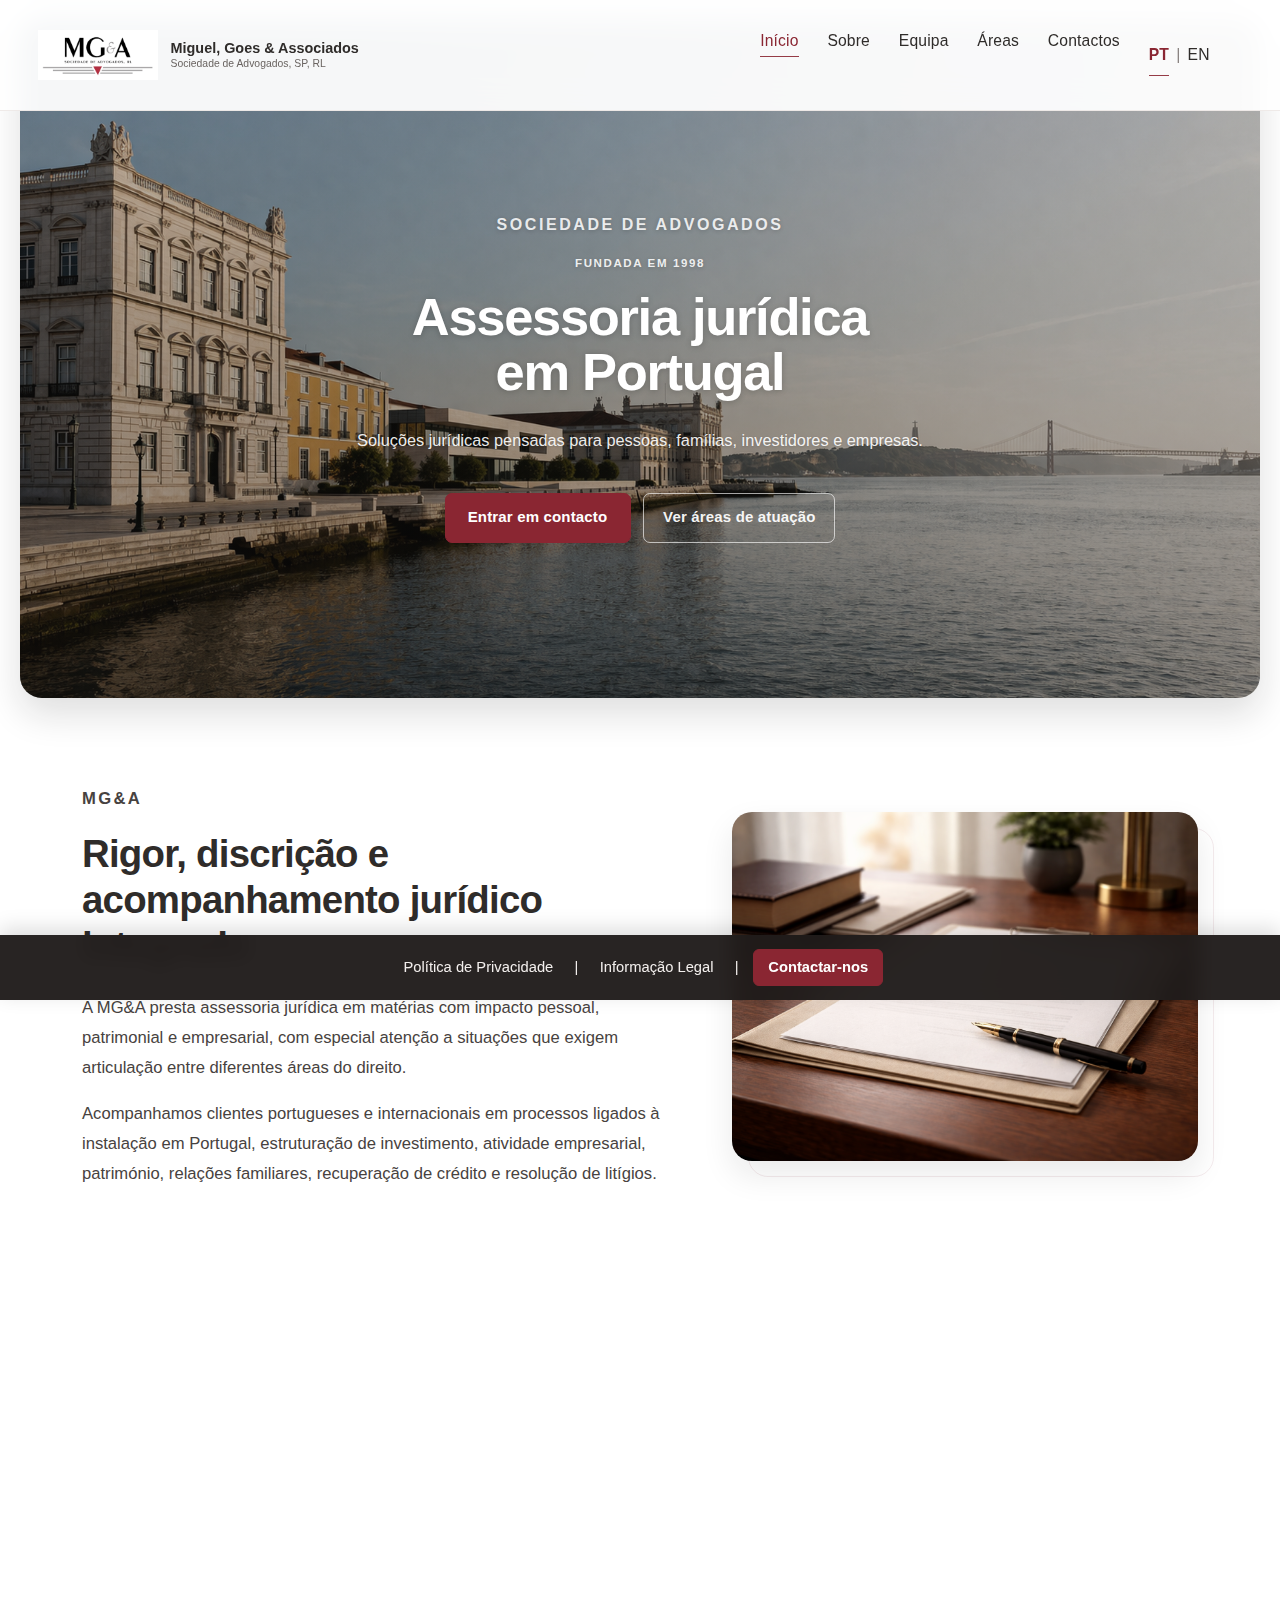
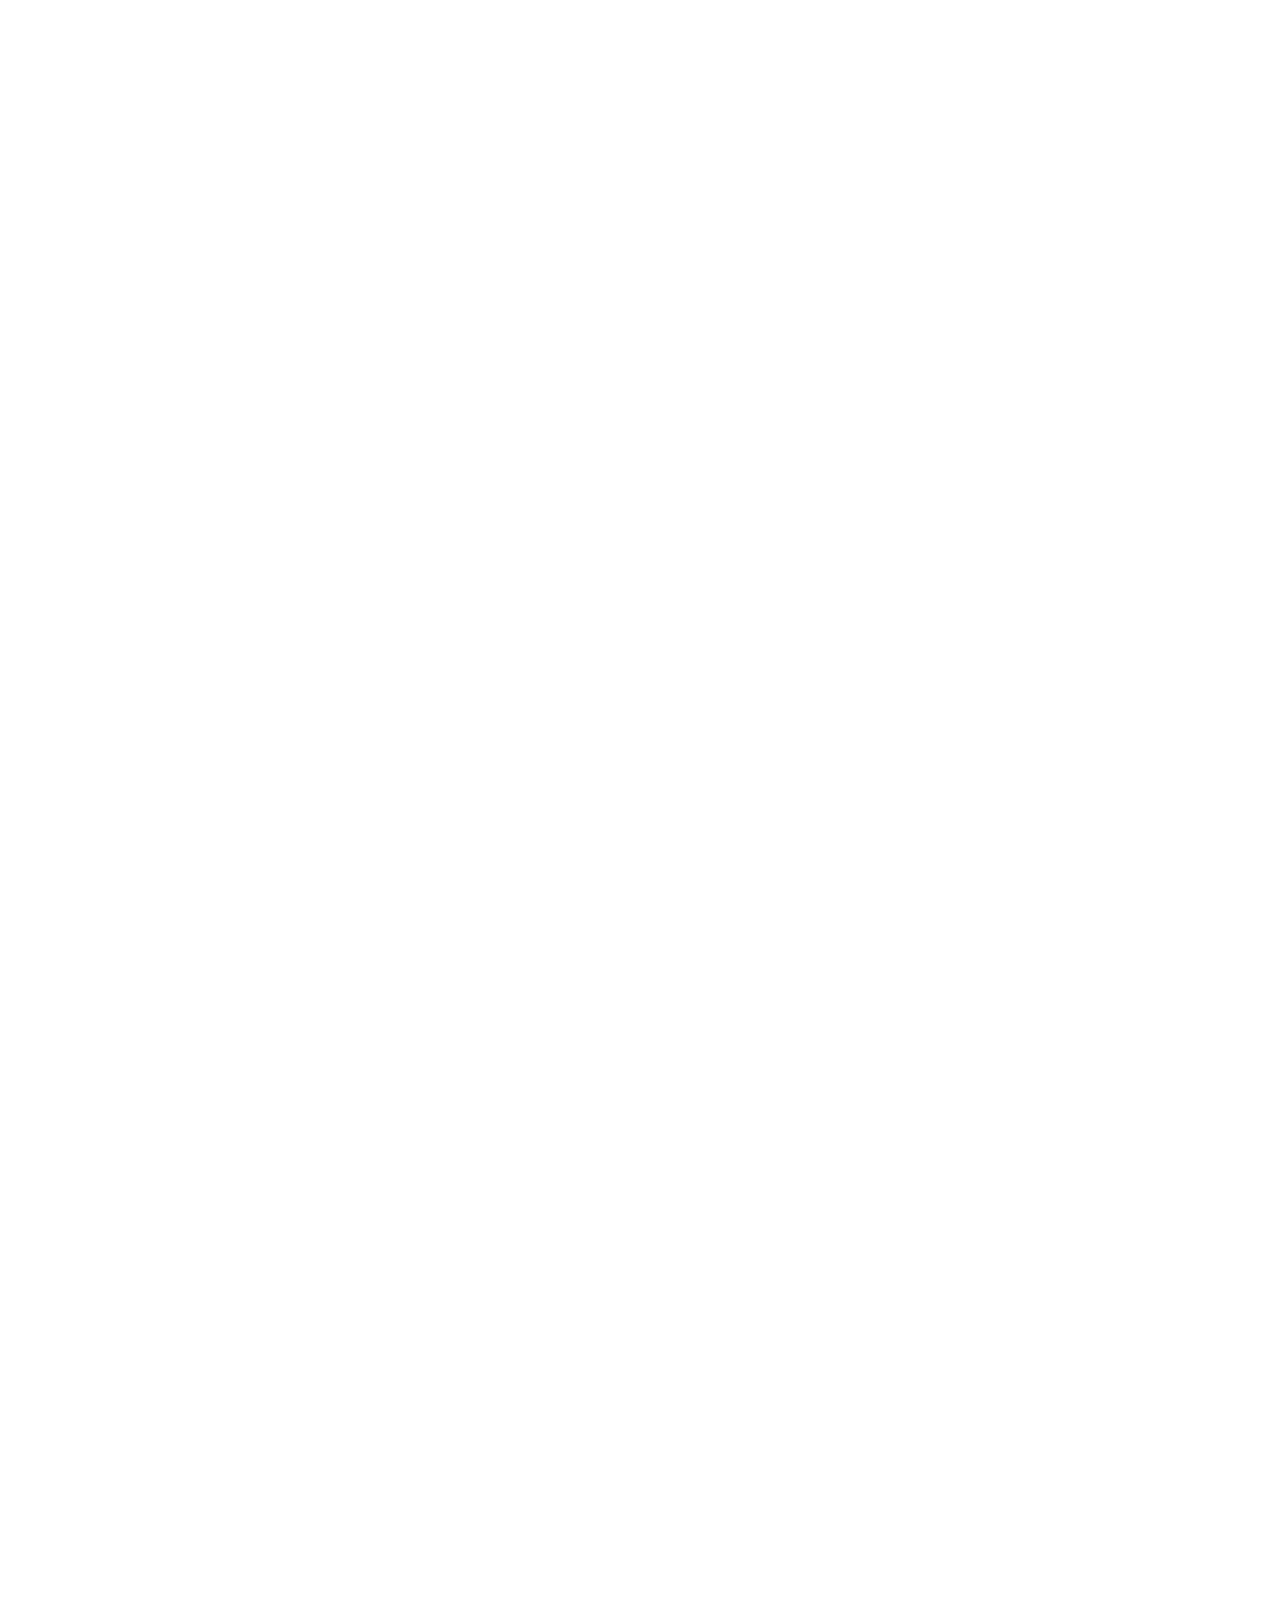
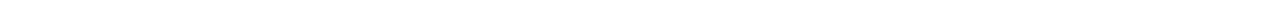
<file: index.html>
<!DOCTYPE html>
<html lang="pt">
<head>
  <meta charset="utf-8" />
  <title>Advogados em Lisboa | MGA – Miguel, Goes &amp; Associados</title>
  <meta
    name="description"
    content="Sociedade de advogados em Lisboa com assessoria jurídica a pessoas, famílias, investidores e empresas em matérias de residência em Portugal, imobiliário, comercial e societário, recuperação de crédito, trabalho, família, sucessões, administrativo, penal e contencioso."
  />
  <meta name="viewport" content="width=device-width, initial-scale=1.0" />
  <link href="favicon.ico" rel="icon" type="image/x-icon" />
  <link href="css/estilos.css" rel="stylesheet" />
</head>
<body>
  <header>
    <div class="logo">
      <a class="logo-link" href="index.html">
        <img alt="Logótipo MGA" class="logo-img" src="img/logo.jpg" />
        <div class="nome-sociedade">
          <div class="linha-1">Miguel, Goes &amp; Associados</div>
          <div class="linha-2">Sociedade de Advogados, SP, RL</div>
        </div>
      </a>
    </div>

    <nav>
      <ul class="menu" id="menu">
        <li><a class="ativo" href="index.html">Início</a></li>
        <li><a href="sobre.html">Sobre</a></li>
        <li><a href="equipa.html">Equipa</a></li>
        <li class="menu-item-com-submenu">
          <a href="areas.html">Áreas</a>

          <div class="submenu-areas">
            <div class="submenu-areas-grid">
              <div class="submenu-coluna">
                <p class="submenu-titulo">Residência e instalação</p>
                <a href="residencia-em-portugal.html">Residência em Portugal</a>
                <a href="visto-d2-portugal.html">Visto D2</a>
                <a href="visto-d7-portugal.html">Visto D7</a>
                <a href="visto-gold-portugal.html">Visto Gold</a>
                <a href="reagrupamento-familiar-portugal.html">Reagrupamento Familiar</a>
              </div>

              <div class="submenu-coluna">
                <p class="submenu-titulo">Património e atividade</p>
                <a href="imobiliario-investimento.html">Investimento, Imobiliário e Urbanismo</a>
                <a href="comercial-societario.html">Direito Comercial e Societário</a>
                <a href="direito-trabalho.html">Direito do Trabalho</a>
                <a href="recuperacao-credito-gestao-processos.html">Recuperação de Crédito</a>
                <a href="solicitadoria-atos-notariais.html">Solicitadoria e Atos Notariais</a>
              </div>

              <div class="submenu-coluna">
                <p class="submenu-titulo">Pessoas e litígios</p>
                <a href="direito-civil.html">Direito Civil</a>
                <a href="familia.html">Família</a>
                <a href="sucessoes-herancas.html">Sucessões e Heranças</a>
                <a href="direito-administrativo.html">Direito Administrativo</a>
                <a href="contratacao-publica.html">Contratação Pública</a>
                <a href="direito-penal.html">Direito Penal</a>
                <a href="contencioso-arbitragem.html">Contencioso e Arbitragem</a>
              </div>
            </div>
          </div>
        </li>
        <li><a href="contactos.html">Contactos</a></li>
        <li class="idioma-switch">
          <a class="ativo" href="index.html">PT</a>
          <span>|</span>
          <a href="en/index.html">EN</a>
        </li>
      </ul>
      <div class="menu-toggle">☰</div>
    </nav>
  </header>

  <section class="hero hero-home hero-home--pt">
    <div class="hero-overlay"></div>
    
    <div class="hero-conteudo">
      <div class="hero-copy">
        <p class="hero-etiqueta">SOCIEDADE DE ADVOGADOS</p>
        <p class="hero-etiqueta-sub">FUNDADA EM 1998</p>
        <h1>Assessoria jurídica<br>em Portugal</h1>
        <p class="hero-texto">
          Soluções jurídicas pensadas para pessoas, famílias, investidores e empresas.
        </p>
      </div>

      <div class="hero-acoes">
        <a href="contactos.html" class="btn btn-primario">Entrar em contacto</a>
        <a href="areas.html" class="btn btn-secundario">Ver áreas de atuação</a>
      </div>
    </div>
  </section>

  <main class="home-main home-main--signature">
    <section class="home-section home-intro home-intro-split scroll-reveal">
      <div class="home-intro-texto">
        <div class="home-section-header home-section-header--left home-section-header--intro">
          <p class="section-eyebrow">MG&ampA</p>
          <h2>Rigor, discrição e acompanhamento jurídico integrado</h2>
        </div>
        <p>
          A MG&amp;A presta assessoria jurídica em matérias com impacto pessoal, patrimonial e empresarial,
          com especial atenção a situações que exigem articulação entre diferentes áreas do direito.
        </p>
        <p>
          Acompanhamos clientes portugueses e internacionais em processos ligados à instalação em Portugal,
          estruturação de investimento, atividade empresarial, património, relações familiares, recuperação de crédito
          e resolução de litígios.
        </p>
      </div>

      <div class="home-intro-media">
        <img src="img/detalhe-documental.jpg" alt="Pormenor de espaço de trabalho e preparação documental na MGA" />
      </div>
    </section>

    <section class="home-section home-areas scroll-reveal">
      <div class="home-section-header home-section-header--areas">
        <p class="section-eyebrow">Áreas em destaque</p>
        <h2>Apoiamos quem vive, investe, trabalha ou desenvolve atividade em Portugal</h2>
        <p>
          Selecionámos algumas das áreas com maior relevância prática para clientes nacionais e internacionais.
        </p>
      </div>

      <div class="home-grid home-grid-areas-destaque">
        <a class="home-card home-card-link" href="residencia-em-portugal.html">
          <h3 class="card-titulo">
            <span class="card-marcador" aria-hidden="true"></span>
            <span>Residência em Portugal</span>
          </h3>
          <p>
            Apoio jurídico em vistos de residência, Visto D2, Visto D7, Golden Visa, reagrupamento familiar
            e enquadramento jurídico da instalação em Portugal.
          </p>
        </a>

        <a class="home-card home-card-link" href="imobiliario-investimento.html">
          <h3 class="card-titulo">
            <span class="card-marcador" aria-hidden="true"></span>
            <span>Investimento, Imobiliário e Urbanismo</span>
          </h3>
          <p>
            Assessoria em compra e venda de imóveis, arrendamento, due diligence, licenciamento,
            urbanismo e estruturação patrimonial ligada a ativos em Portugal.
          </p>
        </a>

        <a class="home-card home-card-link" href="comercial-societario.html">
          <h3 class="card-titulo">
            <span class="card-marcador" aria-hidden="true"></span>
            <span>Direito Comercial e Societário</span>
          </h3>
          <p>
            Apoio jurídico em constituição e reorganização de sociedades, relações entre sócios,
            contratos comerciais, governação societária e investimento.
          </p>
        </a>

        <a class="home-card home-card-link" href="recuperacao-credito-gestao-processos.html">
          <h3 class="card-titulo">
            <span class="card-marcador" aria-hidden="true"></span>
            <span>Recuperação de Crédito e Gestão de Processos</span>
          </h3>
          <p>
            Cobrança extrajudicial e judicial, gestão de notificações, controlo de prazos,
            acordos de pagamento e acompanhamento processual com resposta continuada.
          </p>
        </a>
      </div>

      <div class="home-section-cta">
        <a class="btn btn-primario" href="areas.html">Explorar áreas de atuação</a>
      </div>
    </section>

    <section class="home-section home-diferenciacao scroll-reveal">
      <div class="home-section-header home-section-header--diferenciacao">
        <p class="section-eyebrow">Como trabalhamos</p>
        <h2>Uma abordagem ajustada a situações jurídicas complexas</h2>
      </div>

      <div class="home-grid home-grid-diferenciacao home-grid-diferenciacao--suave">
        <div class="home-card home-card-compact">
          <h3 class="card-titulo card-titulo--centro">
            <span class="card-marcador" aria-hidden="true"></span>
            <span>Assessoria integrada</span>
          </h3>
          <p>
            Articulamos diferentes áreas do direito quando a situação do cliente envolve residência,
            património, família, empresa ou investimento.
          </p>
        </div>

        <div class="home-card home-card-compact">
          <h3 class="card-titulo card-titulo--centro">
            <span class="card-marcador" aria-hidden="true"></span>
            <span>Acompanhamento próximo</span>
          </h3>
          <p>
            Atuamos com rigor técnico, clareza na comunicação e atenção à realidade concreta
            de cada cliente e de cada processo.
          </p>
        </div>

        <div class="home-card home-card-compact">
          <h3 class="card-titulo card-titulo--centro">
            <span class="card-marcador" aria-hidden="true"></span>
            <span>Experiência e consistência</span>
          </h3>
          <p>
            Prestamos apoio jurídico sustentado, com sentido de responsabilidade,
            discrição profissional e continuidade no acompanhamento.
          </p>
        </div>
      </div>
    </section>

    <section class="home-section home-contacto-final scroll-reveal">
      <div class="home-contacto-box">
        <div class="home-contacto-inner">
        <div class="section-divider" aria-hidden="true"></div>
        <h2>Fale connosco</h2>
        <p>
          Se pretende agendar uma reunião, enquadrar uma questão jurídica ou obter apoio
          relativamente a uma situação concreta em Portugal, poderá entrar em contacto com a MG&amp;A.
        </p>
        <a class="btn btn-primario" href="contactos.html">Contactar a MG&amp;A</a>
      </div>
    </section>
  </main>

  <div class="footer-bar" id="footerBar">
    <p>
      <a href="politica-privacidade.html">Política de Privacidade</a> |
      <a href="informacao-legal.html">Informação Legal</a> |
      <a class="btn-contato" href="contactos.html">Contactar-nos</a>
    </p>
  </div>

  <script src="js/script.js"></script>
</body>
</html>
</file>
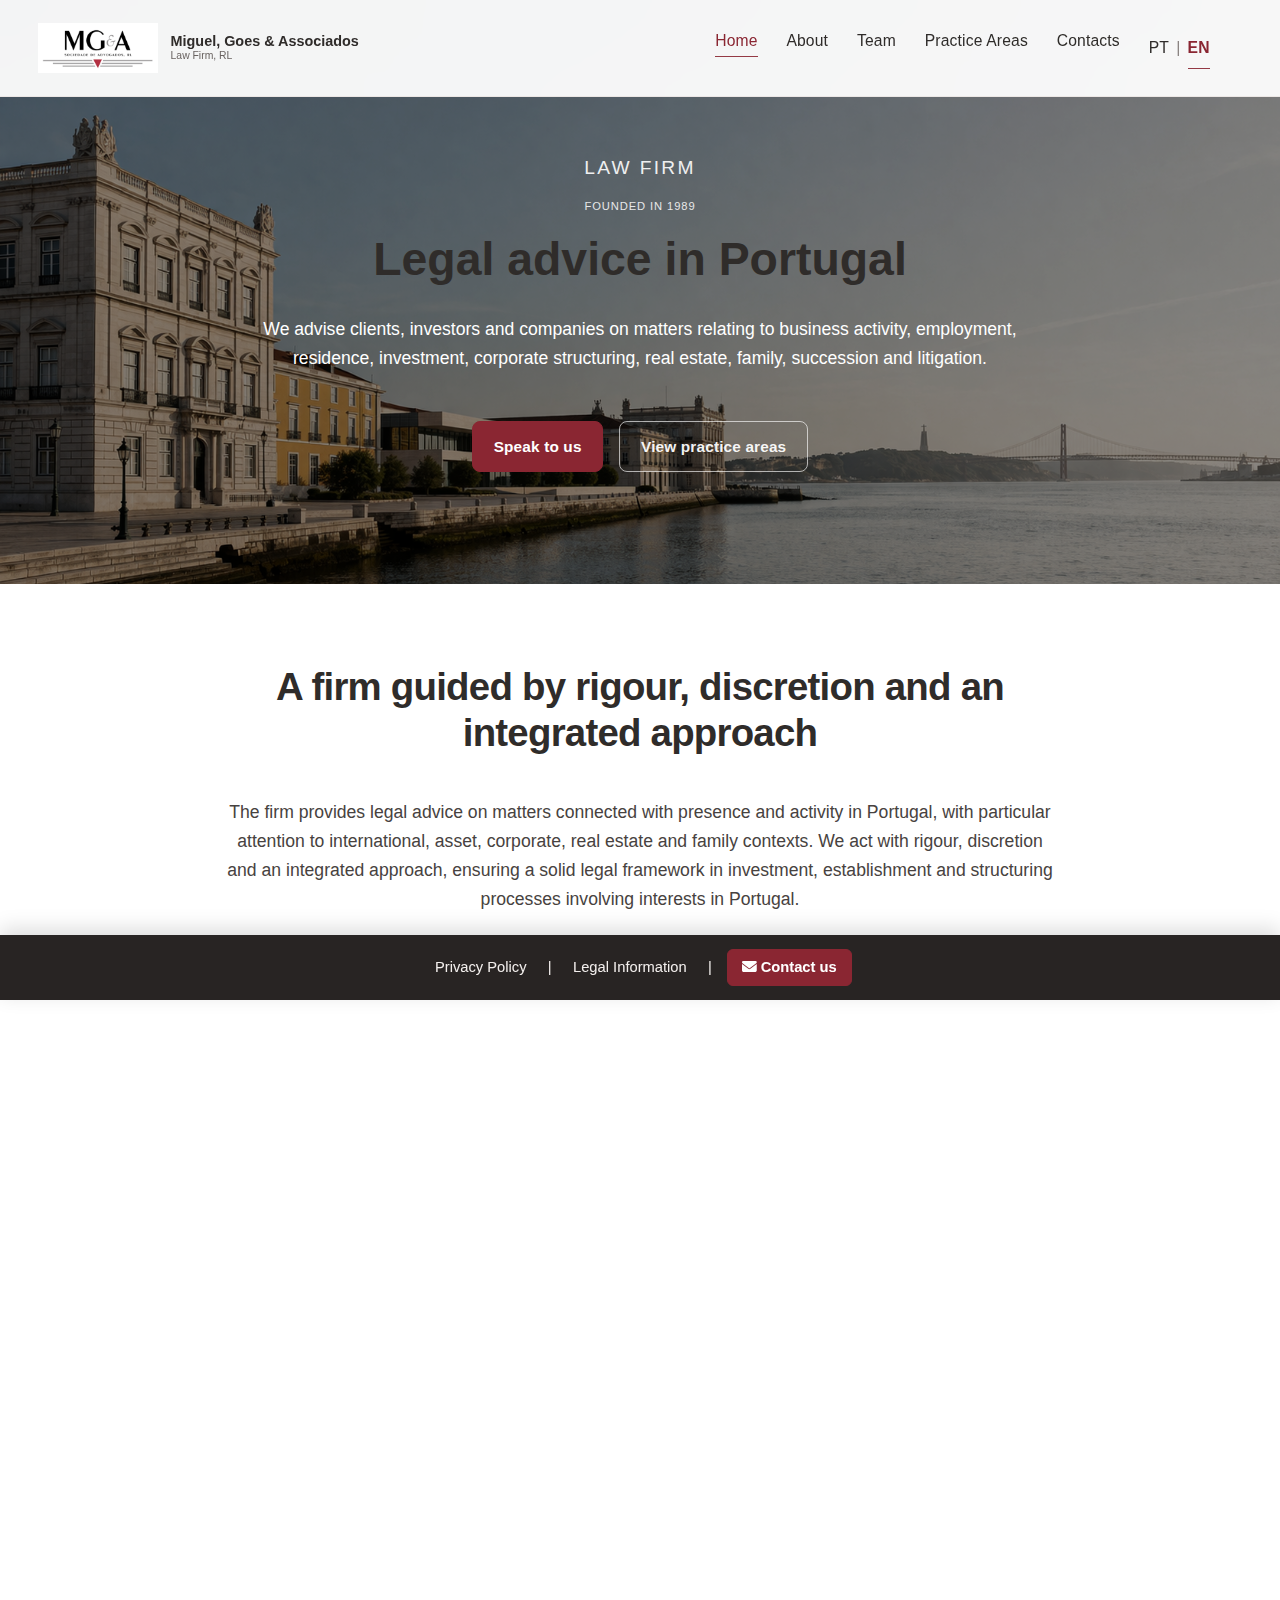
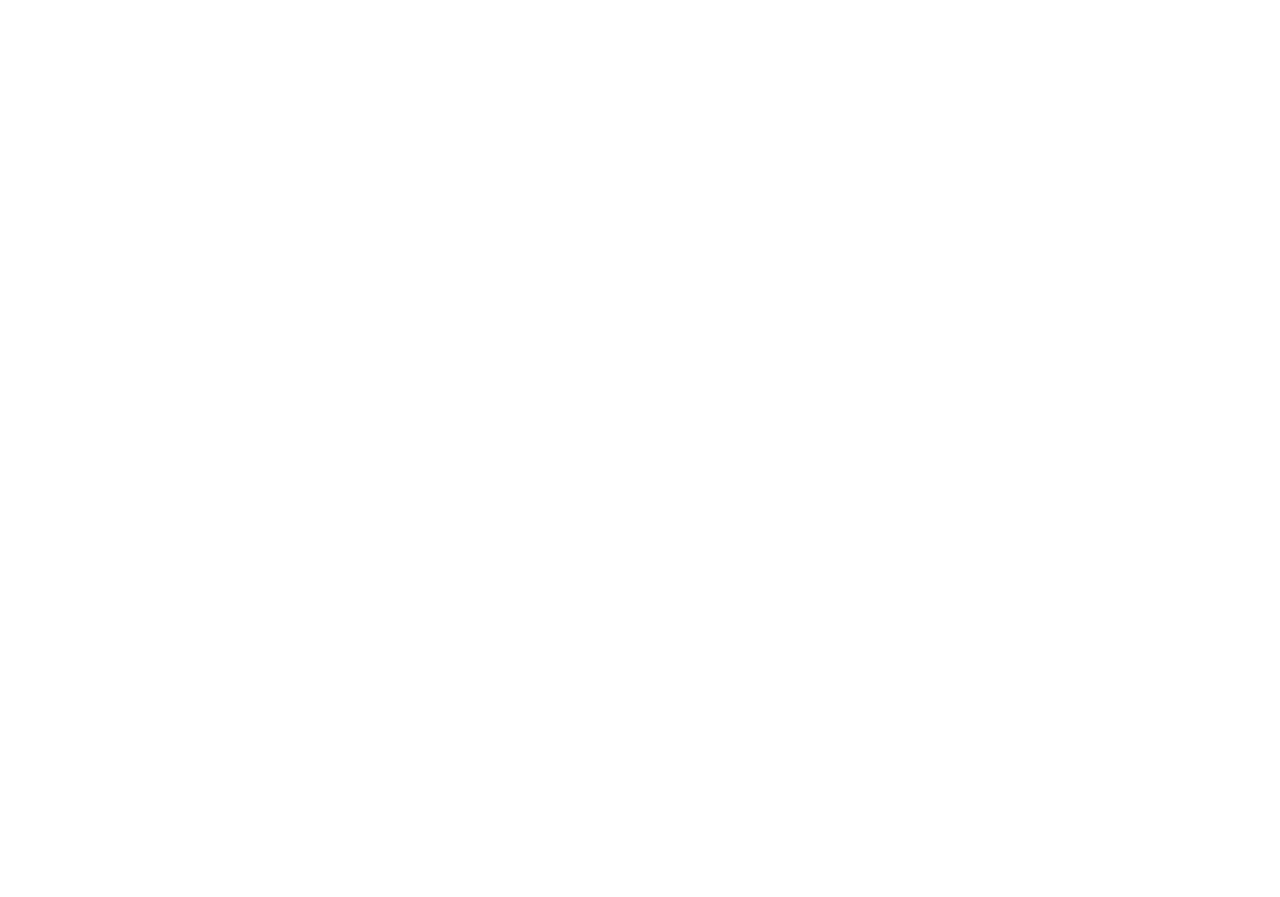
<file: en/index.html>
<!DOCTYPE html>
<html lang="en">
<head>
  <meta charset="UTF-8">
  <title>MG&A – Sociedade de Advogados, RL</title>
  <link rel="icon" type="image/x-icon" href="../favicon.ico">
  <meta name="viewport" content="width=device-width, initial-scale=1.0">
  <link rel="stylesheet" href="../css/estilos.css">
  <link rel="stylesheet" href="https://cdnjs.cloudflare.com/ajax/libs/font-awesome/6.5.0/css/all.min.css" crossorigin="anonymous" referrerpolicy="no-referrer" />
</head>
<body>
  <header>
    <div class="logo">
      <a href="index.html" class="logo-link">
        <img src="../img/logo.jpg" alt="MGA Logo" class="logo-img">
        <div class="nome-sociedade">
          <div class="linha-1">Miguel, Goes & Associados</div>
          <div class="linha-2">Law Firm, RL</div>
        </div>
      </a>
    </div>

    <nav>
      <ul class="menu" id="menu">
        <li><a href="index.html" class="ativo">Home</a></li>
        <li><a href="about.html">About</a></li>
        <li><a href="team.html">Team</a></li>
        <li><a href="practice-areas.html">Practice Areas</a></li>
        <li><a href="contacts.html">Contacts</a></li>
        <li class="idioma-switch">
          <a href="../index.html">PT</a>
          <span>|</span>
          <a href="index.html" class="ativo">EN</a>
        </li>
      </ul>
      <div class="menu-toggle">☰</div>
    </nav>
  </header>

  <section class="hero">
    <div class="hero-conteudo scroll-reveal">
      <p class="hero-etiqueta">Law Firm</p>
      <p class="hero-etiqueta-sub">Founded in 1989</p>
      <h1>Legal advice in Portugal</h1>
      <p class="hero-texto">
        We advise clients, investors and companies on matters relating to business activity, employment, 
        residence, investment, corporate structuring, real estate, family, succession and litigation.
      </p>
      <div class="hero-acoes">
        <a href="contacts.html" class="btn">Speak to us</a>
        <a href="practice-areas.html" class="btn btn-secundario">View practice areas</a>
      </div>
    </div>
  </section>

  <main class="home-main">
    <section class="home-section home-intro scroll-reveal">
      <div class="home-section-header">
        <h2>A firm guided by rigour, discretion and an integrated approach</h2>
      </div>
      <p>
        The firm provides legal advice on matters connected with presence and 
        activity in Portugal, with particular attention to international, 
        asset, corporate, real estate and family contexts. We act with rigour, 
        discretion and an integrated approach, ensuring a solid legal framework in 
        investment, establishment and structuring processes involving interests in Portugal.
      </p>
    </section>

    <section class="home-section home-areas scroll-reveal">
      <div class="home-section-header">
        <h2>Featured Areas</h2>
        <p>Legal advice for individuals, families and companies in Portugal.</p>
      </div>

      <div class="home-grid">
        <article class="home-card">
          <h3><i class="fas fa-globe"></i> Residence and International Mobility</h3>
          <p>We assist individuals and families wishing to live, invest or organise their interests in Portugal, in matters of residence, investment, asset organisation and real estate.</p>
        </article>

        <article class="home-card">
          <h3><i class="fas fa-diagram-project"></i> Investment, Real Estate and Urban Planning</h3>
          <p>We provide legal advice on investment and real estate matters in Portugal, including acquisition, leasing, licensing, urban planning framework and asset organisation.</p>
        </article>

        <article class="home-card">
          <h3><i class="fas fa-briefcase"></i> Commercial and Corporate Law</h3>
          <p>We provide legal assistance on corporate and contractual matters, including the incorporation and reorganisation of companies, shareholder relations, corporate governance and commercial contracts.</p>
        </article>
      </div>

      <div class="home-section-cta">
        <a href="practice-areas.html" class="btn">Learn more about our areas in detail</a>
      </div>
    </section>

    <section class="home-section home-diferenciacao scroll-reveal">
      <div class="home-section-header">
        <h2>Legal solutions for complex contexts</h2>
      </div>

      <p style="max-width: 760px; margin: 0 auto; text-align: center; font-size: 1.08em;">
        There are legal problems that cannot be resolved on a single level. They require framework and coordination across different matters, through legal work that we undertake to ensure a response suited to the reality of each client.
      </p>
    </section>

    <section class="home-section home-contacto-final scroll-reveal">
      <div class="home-contacto-box">
        <h2>Speak to us</h2>
        <p>
          If you wish to schedule a meeting, raise a legal issue or obtain an initial framework
          on a specific matter, we are available to receive you.
        </p>
        <a href="contacts.html" class="btn">Get in touch</a>
      </div>
    </section>
  </main>

  <div class="footer-bar" id="footerBar">
    <p>
      <a href="privacy-policy.html">Privacy Policy</a> |
      <a href="legal-information.html">Legal Information</a> |
      <a href="contacts.html" class="btn-contato">
        <i class="fas fa-envelope"></i> Contact us
      </a>
    </p>
  </div>

  <script src="../js/script.js"></script>
</body>
</html>
</file>
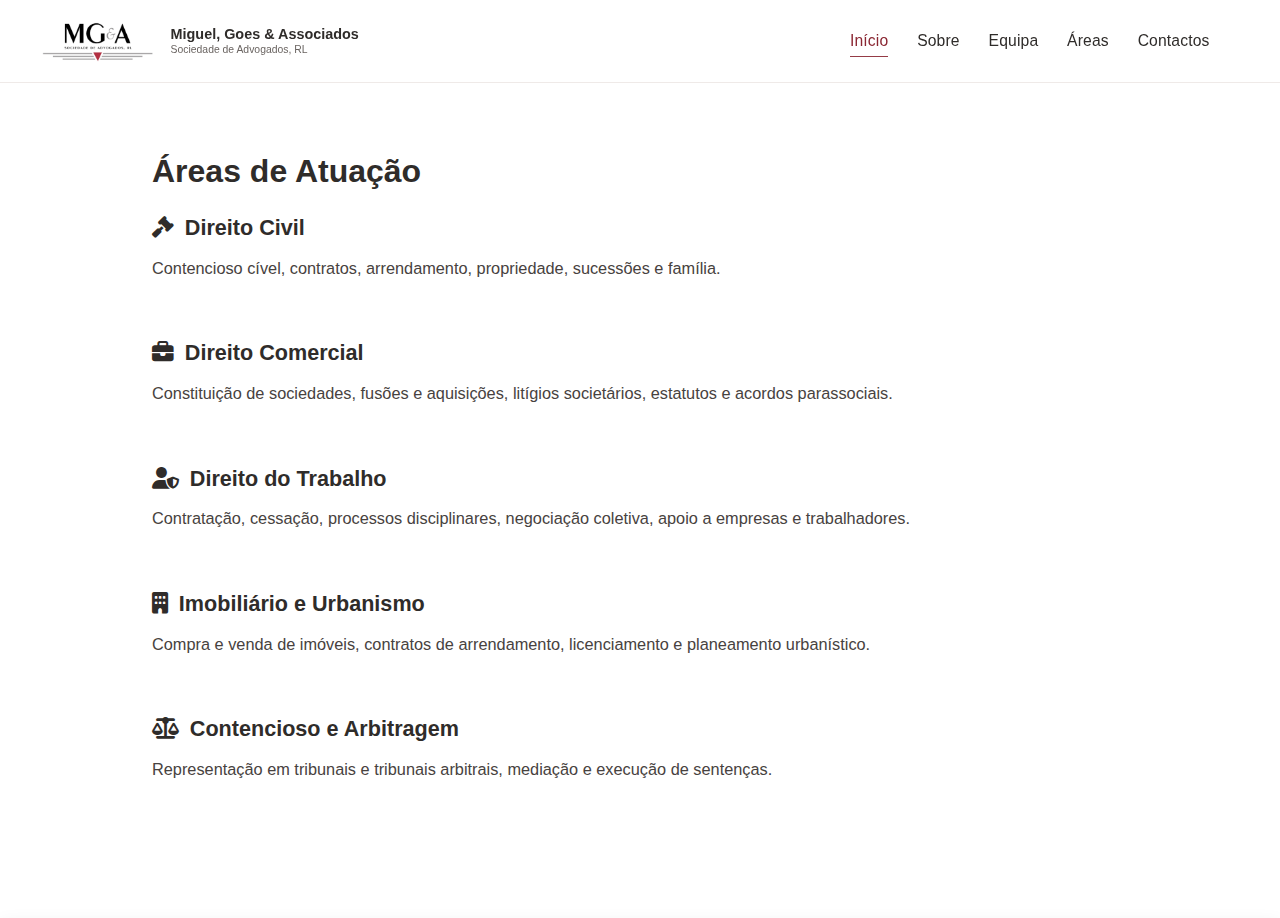
<file: areas.html>
<!DOCTYPE html>
<html lang="pt">
<head>
  <meta charset="UTF-8">
  <title>Áreas de Atuação – MGA</title>
  <meta name="viewport" content="width=device-width, initial-scale=1.0">
  <link rel="stylesheet" href="css/estilos.css">
  <link rel="stylesheet" href="https://cdnjs.cloudflare.com/ajax/libs/font-awesome/6.5.0/css/all.min.css" crossorigin="anonymous" referrerpolicy="no-referrer" />
</head>
<body>

  <header>
    <div class="logo">
      <a href="index.html" class="logo-link">
        <img src="img/logo.jpg" alt="Logótipo MGA" class="logo-img">
        <div class="nome-sociedade">
          <div class="linha-1">Miguel, Goes & Associados</div>
          <div class="linha-2">Sociedade de Advogados, RL</div>
        </div>
      </a>
    </div>       
    <nav>
      <ul class="menu" id="menu">
        <li><a href="index.html" class="ativo">Início</a></li>
        <li><a href="sobre.html">Sobre</a></li>
        <li><a href="equipa.html">Equipa</a></li>
        <li><a href="areas.html">Áreas</a></li>
        <li><a href="contactos.html">Contactos</a></li>
      </ul>
      <div class="menu-toggle" onclick="toggleMenu()">☰</div>
    </nav>
  </header>

  <main class="conteudo-pagina">
    <h1>Áreas de Atuação</h1>

    <section class="secao scroll-reveal">
      <h2><i class="fas fa-gavel"></i> Direito Civil</h2>
      <p>Contencioso cível, contratos, arrendamento, propriedade, sucessões e família.</p>
    </section>

    <section class="secao scroll-reveal">
      <h2><i class="fas fa-briefcase"></i> Direito Comercial</h2>
      <p>Constituição de sociedades, fusões e aquisições, litígios societários, estatutos e acordos parassociais.</p>
    </section>

    <section class="secao scroll-reveal">
      <h2><i class="fas fa-user-shield"></i> Direito do Trabalho</h2>
      <p>Contratação, cessação, processos disciplinares, negociação coletiva, apoio a empresas e trabalhadores.</p>
    </section>

    <section class="secao scroll-reveal">
      <h2><i class="fas fa-building"></i> Imobiliário e Urbanismo</h2>
      <p>Compra e venda de imóveis, contratos de arrendamento, licenciamento e planeamento urbanístico.</p>
    </section>

    <section class="secao scroll-reveal">
      <h2><i class="fas fa-scale-balanced"></i> Contencioso e Arbitragem</h2>
      <p>Representação em tribunais e tribunais arbitrais, mediação e execução de sentenças.</p>
    </section>
  </main>

  <div class="footer-bar" id="footerBar">
    <p>
      <a href="politica-privacidade.html">Política de Privacidade</a> |
      <a href="informacao-legal.html">Informação Legal</a> |
      <a href="contactos.html" class="btn-contato">
        <i class="fas fa-envelope"></i> Contactar-nos
      </a>      
    </p>
  </div>

  <script src="js/script.js"></script>
</body>
</html>
</file>
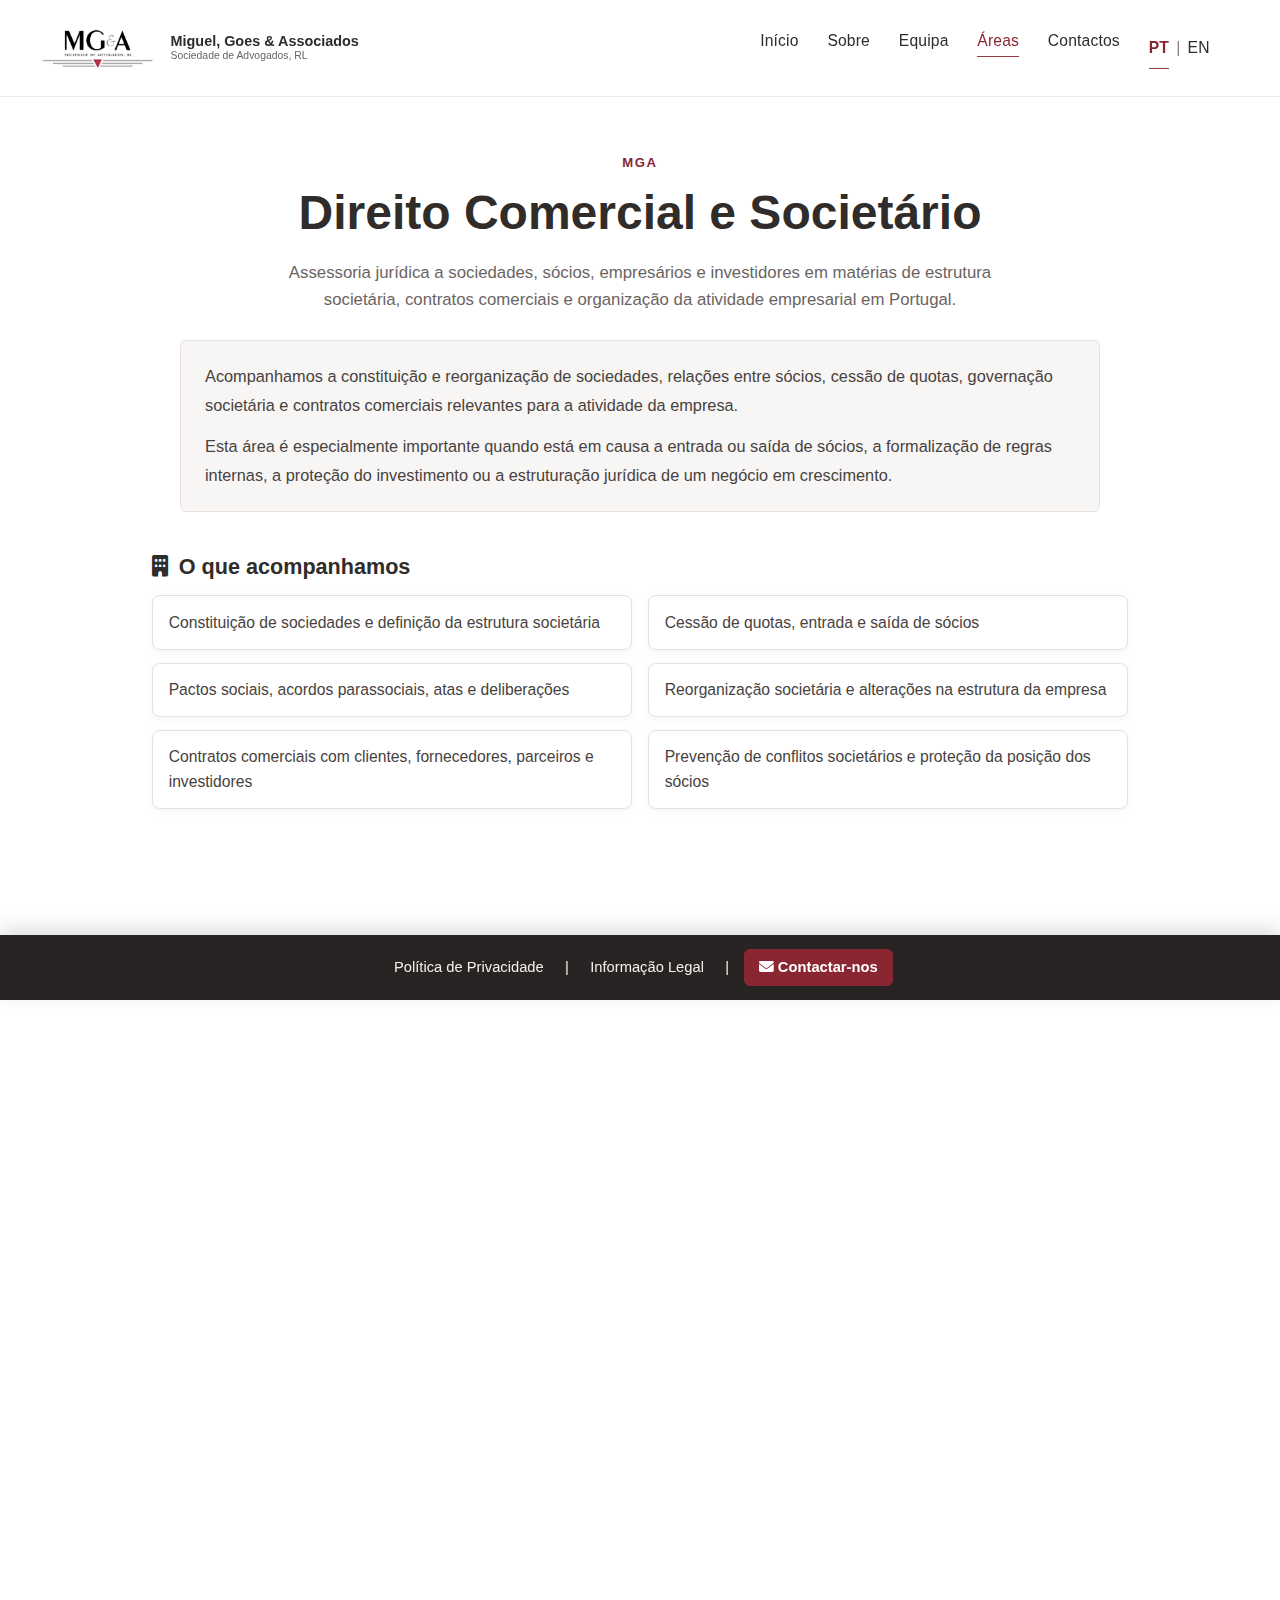
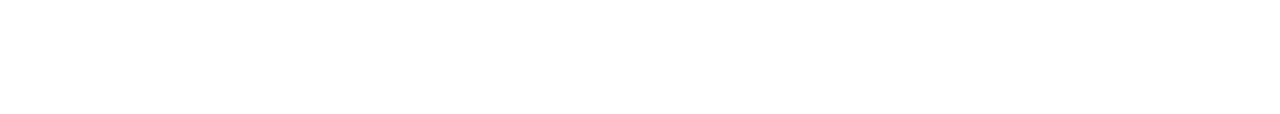
<file: comercial-societario.html>
<!DOCTYPE html>
<html lang="pt">
<head>
  <meta charset="UTF-8">
  <title>Direito Comercial e Societário | Sociedades, Sócios e Contratos Comerciais | MGA</title>
  <meta name="description" content="Assessoria jurídica em direito comercial e societário em Portugal: constituição de sociedades, cessão de quotas, acordos entre sócios, governação societária, contratos comerciais, reorganização societária e investimento empresarial.">
  <link rel="icon" type="image/x-icon" href="favicon.ico">
  <meta name="viewport" content="width=device-width, initial-scale=1.0">
  <link rel="stylesheet" href="css/estilos.css">
  <link rel="stylesheet" href="https://cdnjs.cloudflare.com/ajax/libs/font-awesome/6.5.0/css/all.min.css" crossorigin="anonymous" referrerpolicy="no-referrer" />
</head>
<body>

  <header>
    <div class="logo">
      <a href="index.html" class="logo-link">
        <img src="img/logo.jpg" alt="Logótipo MGA" class="logo-img">
        <div class="nome-sociedade">
          <div class="linha-1">Miguel, Goes & Associados</div>
          <div class="linha-2">Sociedade de Advogados, RL</div>
        </div>
      </a>
    </div>
    <nav>
      <ul class="menu" id="menu">
        <li><a href="index.html">Início</a></li>
        <li><a href="sobre.html">Sobre</a></li>
        <li><a href="equipa.html">Equipa</a></li>
        <li><a href="areas.html" class="ativo">Áreas</a></li>
        <li><a href="contactos.html">Contactos</a></li>
        <li class="idioma-switch">
          <a href="comercial-societario.html" class="ativo">PT</a>
          <span>|</span>
          <a href="en/corporate-commercial.html">EN</a>
        </li>
      </ul>
      <div class="menu-toggle">☰</div>
    </nav>
  </header>

  <main class="conteudo-pagina pagina-area-simples">

    <section class="subtitulo scroll-reveal">
      <p class="areas-etiqueta">MGA</p>
      <h1>Direito Comercial e Societário</h1>
      <p class="areas-subtitulo">
        Assessoria jurídica a sociedades, sócios, empresários e investidores em matérias de estrutura societária, contratos comerciais e organização da atividade empresarial em Portugal.
      </p>
    </section>

    <section class="pagina-intro scroll-reveal">
      <p>
        Acompanhamos a constituição e reorganização de sociedades, relações entre sócios, cessão de quotas,
        governação societária e contratos comerciais relevantes para a atividade da empresa.
      </p>
      <p>
        Esta área é especialmente importante quando está em causa a entrada ou saída de sócios, a formalização
        de regras internas, a proteção do investimento ou a estruturação jurídica de um negócio em crescimento.
      </p>
    </section>

    <section class="secao scroll-reveal">
      <h2><i class="fas fa-building"></i> O que acompanhamos</h2>
      <div class="lista-topicos">
        <div class="topico-item">Constituição de sociedades e definição da estrutura societária</div>
        <div class="topico-item">Cessão de quotas, entrada e saída de sócios</div>
        <div class="topico-item">Pactos sociais, acordos parassociais, atas e deliberações</div>
        <div class="topico-item">Reorganização societária e alterações na estrutura da empresa</div>
        <div class="topico-item">Contratos comerciais com clientes, fornecedores, parceiros e investidores</div>
        <div class="topico-item">Prevenção de conflitos societários e proteção da posição dos sócios</div>
      </div>
    </section>

    <section class="secao scroll-reveal">
      <h2><i class="fas fa-users-gear"></i> Sociedades, sócios e governação</h2>
      <p>
        Prestamos assessoria em matérias que respeitam ao funcionamento interno da sociedade, à posição dos sócios
        e à definição das regras que enquadram a tomada de decisões, a administração e a transmissão de participações sociais.
      </p>
      <p>
        O objetivo é dar estabilidade jurídica à empresa e reduzir fragilidades futuras, sobretudo em fases de crescimento,
        investimento ou mudança na composição societária.
      </p>
    </section>

    <section class="secao scroll-reveal">
      <h2><i class="fas fa-file-signature"></i> Contratos comerciais e atividade empresarial</h2>
      <p>
        Apoiamos a preparação, revisão e negociação de contratos comerciais relevantes para a exploração do negócio,
        incluindo relações com clientes, fornecedores, distribuidores, parceiros e investidores.
      </p>
      <p>
        Esta componente contratual deve estar alinhada com a estrutura societária da empresa e com os objetivos concretos da operação.
      </p>
    </section>

    <section class="secao scroll-reveal">
      <h2><i class="fas fa-link"></i> Articulação com outras áreas</h2>
      <p>
        Esta área cruza-se frequentemente com <a href="imobiliario-investimento.html">investimento e imobiliário</a>,
        <a href="direito-trabalho.html">direito do trabalho</a> e
        <a href="contencioso-arbitragem.html">contencioso e arbitragem</a>,
        sobretudo em contextos empresariais, patrimoniais ou de conflito entre sócios.
      </p>
    </section>

    <section class="pagina-fecho scroll-reveal">
      <p>
        Se necessita de apoio em constituição de sociedades, cessão de quotas, contratos comerciais ou reorganização societária, poderá entrar em contacto com a MGA.
      </p>
      <a href="contactos.html" class="btn">Entrar em contacto</a>
    </section>

  </main>

  <div class="footer-bar" id="footerBar">
    <p>
      <a href="politica-privacidade.html">Política de Privacidade</a> |
      <a href="informacao-legal.html">Informação Legal</a> |
      <a href="contactos.html" class="btn-contato">
        <i class="fas fa-envelope"></i> Contactar-nos
      </a>
    </p>
  </div>

  <script src="js/script.js"></script>
</body>
</html>
</file>
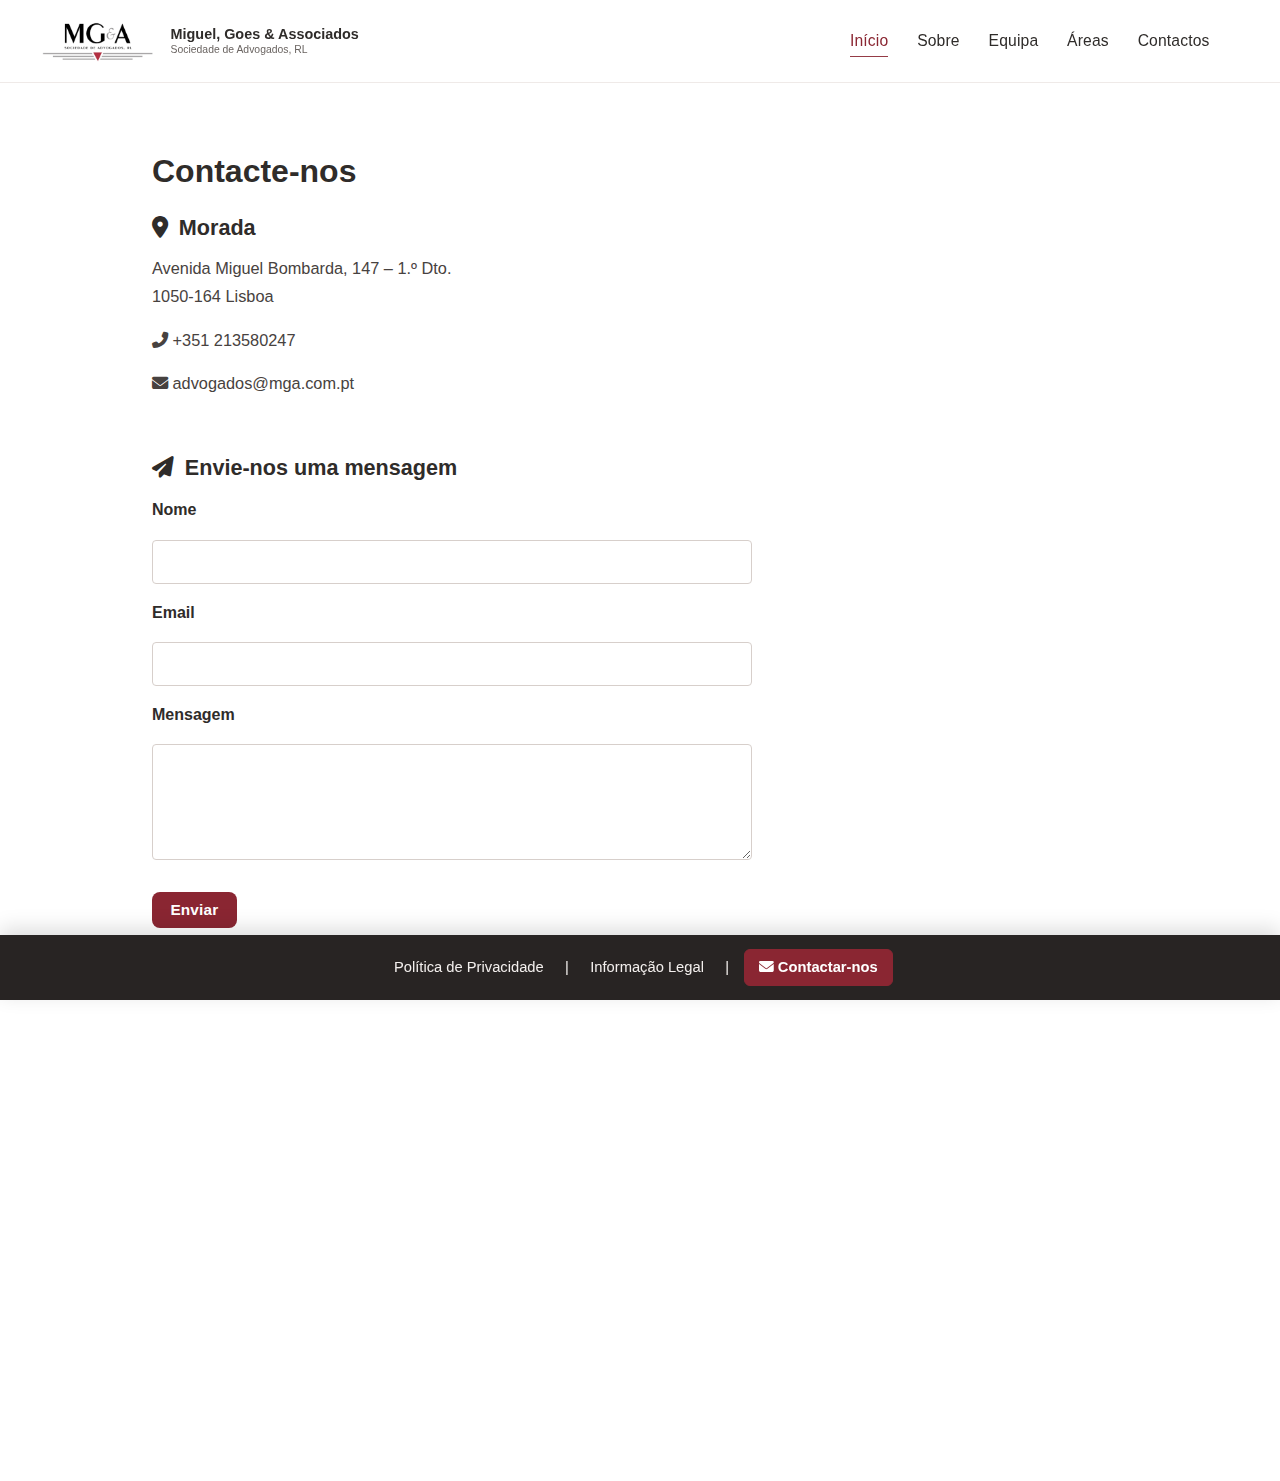
<file: contactos.html>
<!DOCTYPE html>
<html lang="pt">
<head>
  <meta charset="UTF-8">
  <title>Contactos – MGA</title>
  <meta name="viewport" content="width=device-width, initial-scale=1.0">
  <link rel="stylesheet" href="css/estilos.css">
  <link rel="stylesheet" href="https://cdnjs.cloudflare.com/ajax/libs/font-awesome/6.5.0/css/all.min.css" crossorigin="anonymous" referrerpolicy="no-referrer" />
</head>
<body>

  <header>
    <div class="logo">
      <a href="index.html" class="logo-link">
        <img src="img/logo.jpg" alt="Logótipo MGA" class="logo-img">
        <div class="nome-sociedade">
          <div class="linha-1">Miguel, Goes & Associados</div>
          <div class="linha-2">Sociedade de Advogados, RL</div>
        </div>
      </a>
    </div>       
    <nav>
      <ul class="menu" id="menu">
        <li><a href="index.html" class="ativo">Início</a></li>
        <li><a href="sobre.html">Sobre</a></li>
        <li><a href="equipa.html">Equipa</a></li>
        <li><a href="areas.html">Áreas</a></li>
        <li><a href="contactos.html">Contactos</a></li>
      </ul>
      <div class="menu-toggle" onclick="toggleMenu()">☰</div>
    </nav>
  </header>

  <main class="conteudo-pagina">
    <h1>Contacte-nos</h1>

    <section class="secao scroll-reveal">
      <h2><i class="fas fa-map-marker-alt"></i> Morada</h2>
      <p>Avenida Miguel Bombarda, 147 – 1.º Dto.<br>1050-164 Lisboa</p>
      <p><i class="fas fa-phone-alt"></i> +351 213580247</p>
      <p><i class="fas fa-envelope"></i> advogados@mga.com.pt</p>
    </section>

    <section class="secao scroll-reveal">
      <h2><i class="fas fa-paper-plane"></i> Envie-nos uma mensagem</h2>
      <form action="https://formspree.io/f/mzzrpvnq" method="POST" class="formulario">
        <label for="nome">Nome</label>
        <input type="text" id="nome" name="nome" required>

        <label for="email">Email</label>
        <input type="email" id="email" name="_replyto" required>

        <label for="mensagem">Mensagem</label>
        <textarea id="mensagem" name="mensagem" rows="5" required></textarea>

        <button type="submit" class="btn">Enviar</button>
      </form>
        <div class="mapa-container scroll-reveal">
            <iframe src="https://www.google.com/maps/embed?pb=!1m18!1m12!1m3!1d3117.5936532043575!2d-9.15137131693253!3d38.736265249376856!2m3!1f0!2f0!3f0!3m2!1i1024!2i768!4f13.1!3m3!1m2!1s0xd19330c79a7ff5d%3A0xd6963ad9006c9167!2sAv.%20Miguel%20Bombarda%20147%2C%201050-167%20Lisboa!5e0!3m2!1spt-PT!2spt!4v1745255135489!5m2!1spt-PT!2spt" width="100%" height="400" style="border:0;" allowfullscreen="" loading="lazy" referrerpolicy="no-referrer-when-downgrade"></iframe>
        </div>      
    </section>
  </main>

  <div class="footer-bar" id="footerBar">
    <p>
      <a href="politica-privacidade.html">Política de Privacidade</a> |
      <a href="informacao-legal.html">Informação Legal</a> |
      <a href="contactos.html" class="btn-contato">
        <i class="fas fa-envelope"></i> Contactar-nos
      </a>      
    </p>
  </div>

  <script src="js/script.js"></script>
</body>
</html>
</file>
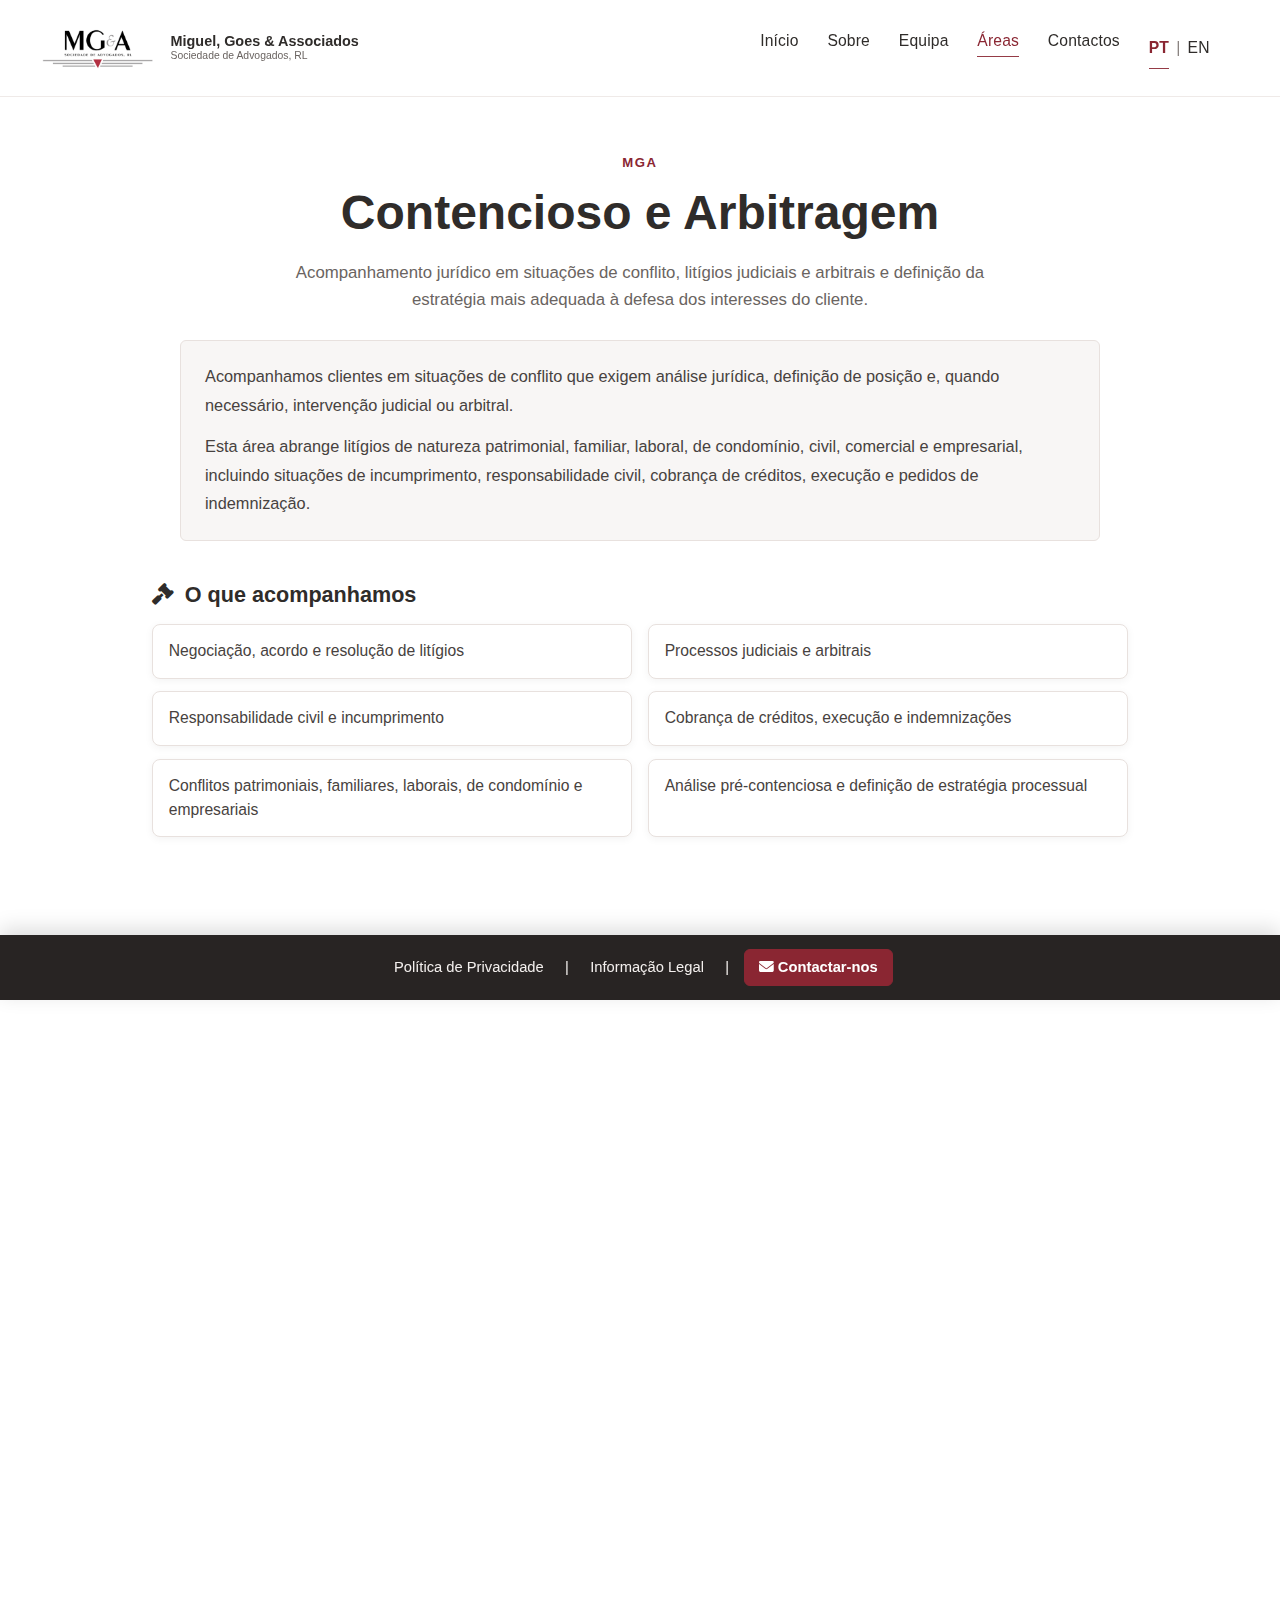
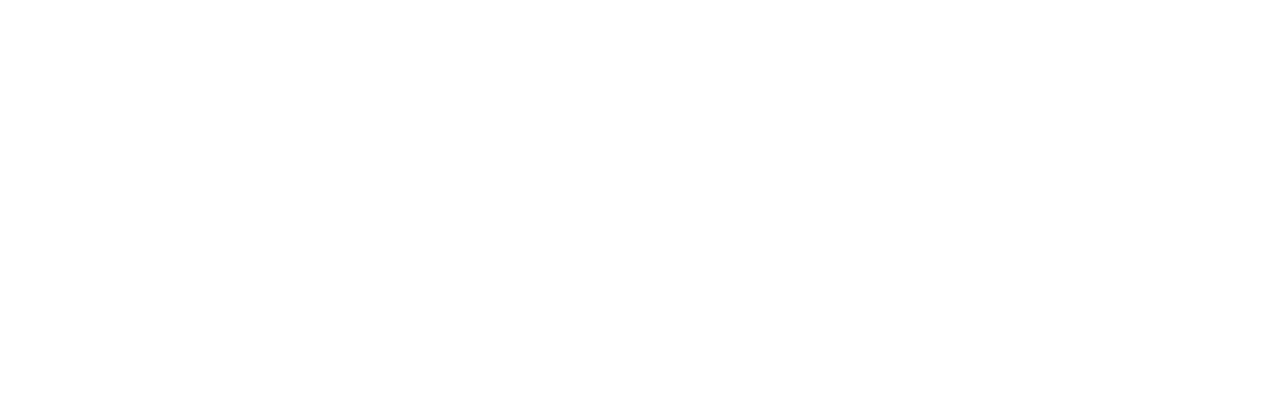
<file: contencioso-arbitragem.html>
<!DOCTYPE html>
<html lang="pt">
<head>
  <meta charset="UTF-8">
  <title>Contencioso e Arbitragem | Processos Judiciais, Litígios e Resolução de Conflitos | MGA</title>
  <meta name="description" content="Assessoria jurídica em contencioso e arbitragem em Portugal: resolução de litígios, processos judiciais e arbitrais, incumprimento, responsabilidade civil, cobrança de créditos, execução, indemnizações e estratégia processual.">
  <link rel="icon" type="image/x-icon" href="favicon.ico">
  <meta name="viewport" content="width=device-width, initial-scale=1.0">
  <link rel="stylesheet" href="css/estilos.css">
  <link rel="stylesheet" href="https://cdnjs.cloudflare.com/ajax/libs/font-awesome/6.5.0/css/all.min.css" crossorigin="anonymous" referrerpolicy="no-referrer" />
</head>
<body>

  <header>
    <div class="logo">
      <a href="index.html" class="logo-link">
        <img src="img/logo.jpg" alt="Logótipo MGA" class="logo-img">
        <div class="nome-sociedade">
          <div class="linha-1">Miguel, Goes & Associados</div>
          <div class="linha-2">Sociedade de Advogados, RL</div>
        </div>
      </a>
    </div>
    <nav>
      <ul class="menu" id="menu">
        <li><a href="index.html">Início</a></li>
        <li><a href="sobre.html">Sobre</a></li>
        <li><a href="equipa.html">Equipa</a></li>
        <li><a href="areas.html" class="ativo">Áreas</a></li>
        <li><a href="contactos.html">Contactos</a></li>
        <li class="idioma-switch">
          <a href="contencioso-arbitragem.html" class="ativo">PT</a>
          <span>|</span>
          <a href="en/litigation-arbitration.html">EN</a>
        </li>
      </ul>
      <div class="menu-toggle">☰</div>
    </nav>
  </header>

  <main class="conteudo-pagina pagina-area-simples">

    <section class="subtitulo scroll-reveal">
      <p class="areas-etiqueta">MGA</p>
      <h1>Contencioso e Arbitragem</h1>
      <p class="areas-subtitulo">
        Acompanhamento jurídico em situações de conflito, litígios judiciais e arbitrais e definição da estratégia mais adequada à defesa dos interesses do cliente.
      </p>
    </section>

    <section class="pagina-intro scroll-reveal">
      <p>
        Acompanhamos clientes em situações de conflito que exigem análise jurídica, definição de posição e, quando necessário,
        intervenção judicial ou arbitral.
      </p>
      <p>
        Esta área abrange litígios de natureza patrimonial, familiar, laboral, de condomínio, civil, comercial e empresarial,
        incluindo situações de incumprimento, responsabilidade civil, cobrança de créditos, execução e pedidos de indemnização.
      </p>
    </section>

    <section class="secao scroll-reveal">
      <h2><i class="fas fa-gavel"></i> O que acompanhamos</h2>
      <div class="lista-topicos">
        <div class="topico-item">Negociação, acordo e resolução de litígios</div>
        <div class="topico-item">Processos judiciais e arbitrais</div>
        <div class="topico-item">Responsabilidade civil e incumprimento</div>
        <div class="topico-item">Cobrança de créditos, execução e indemnizações</div>
        <div class="topico-item">Conflitos patrimoniais, familiares, laborais, de condomínio e empresariais</div>
        <div class="topico-item">Análise pré-contenciosa e definição de estratégia processual</div>
      </div>
    </section>

    <section class="secao scroll-reveal">
      <h2><i class="fas fa-handshake"></i> Resolução de litígios e fase pré-contenciosa</h2>
      <p>
        Nem todos os conflitos começam em tribunal. Em muitos casos, a fase decisiva está na análise inicial da situação,
        na leitura da documentação existente, na clarificação da posição jurídica do cliente e na avaliação da melhor via de atuação.
      </p>
      <p>
        Prestamos apoio nessa fase pré-contenciosa, incluindo enquadramento do litígio, preparação de comunicações formais,
        negociação e tentativa de obtenção de soluções por acordo, sempre que isso se revele adequado à proteção dos interesses em causa.
      </p>
    </section>

    <section class="secao scroll-reveal">
      <h2><i class="fas fa-scale-balanced"></i> Processos judiciais, arbitragem e execução</h2>
      <p>
        Quando o conflito exige atuação processual, acompanhamos processos judiciais e arbitrais em diferentes tipos de litígio,
        bem como situações de execução, cobrança coerciva de créditos e pedidos indemnizatórios.
      </p>
      <p>
        A intervenção nesta fase exige uma estratégia juridicamente consistente, assente na análise dos factos,
        da prova disponível, dos riscos processuais e dos objetivos concretos do cliente.
      </p>
    </section>

    <section class="secao scroll-reveal">
      <h2><i class="fas fa-chess"></i> Conflitos patrimoniais, pessoais e empresariais</h2>
      <p>
        O contencioso pode surgir em contextos muito diversos, desde conflitos patrimoniais e obrigacionais entre particulares
        até litígios familiares, laborais, de condomínio, comerciais ou societários.
      </p>
      <p>
        A natureza do litígio varia de caso para caso, impondo uma resposta jurídica ajustada aos factos, à matéria envolvida e aos interesses a proteger.
      </p>
    </section>

    <section class="secao scroll-reveal">
      <h2><i class="fas fa-link"></i> Articulação com outras áreas</h2>
      <p>
        O contencioso e a arbitragem cruzam-se frequentemente com
        <a href="direito-civil.html">direito civil</a>,
        <a href="familia.html">direito da família</a>,
        <a href="direito-trabalho.html">direito do trabalho</a>,
        <a href="comercial-societario.html">direito comercial e societário</a>,
        <a href="direito-administrativo.html">direito administrativo</a> e
        <a href="contratacao-publica.html">contratação pública</a>,
        consoante a matéria de origem do litígio.
      </p>
    </section>

    <section class="pagina-fecho scroll-reveal">
      <p>
        Se necessita de apoio em litígios judiciais, arbitragem, cobrança de créditos, execução, indemnizações ou definição de estratégia contenciosa, poderá entrar em contacto com a MGA.
      </p>
      <a href="contactos.html" class="btn">Entrar em contacto</a>
    </section>

  </main>

  <div class="footer-bar" id="footerBar">
    <p>
      <a href="politica-privacidade.html">Política de Privacidade</a> |
      <a href="informacao-legal.html">Informação Legal</a> |
      <a href="contactos.html" class="btn-contato">
        <i class="fas fa-envelope"></i> Contactar-nos
      </a>
    </p>
  </div>

  <script src="js/script.js"></script>
</body>
</html>
</file>
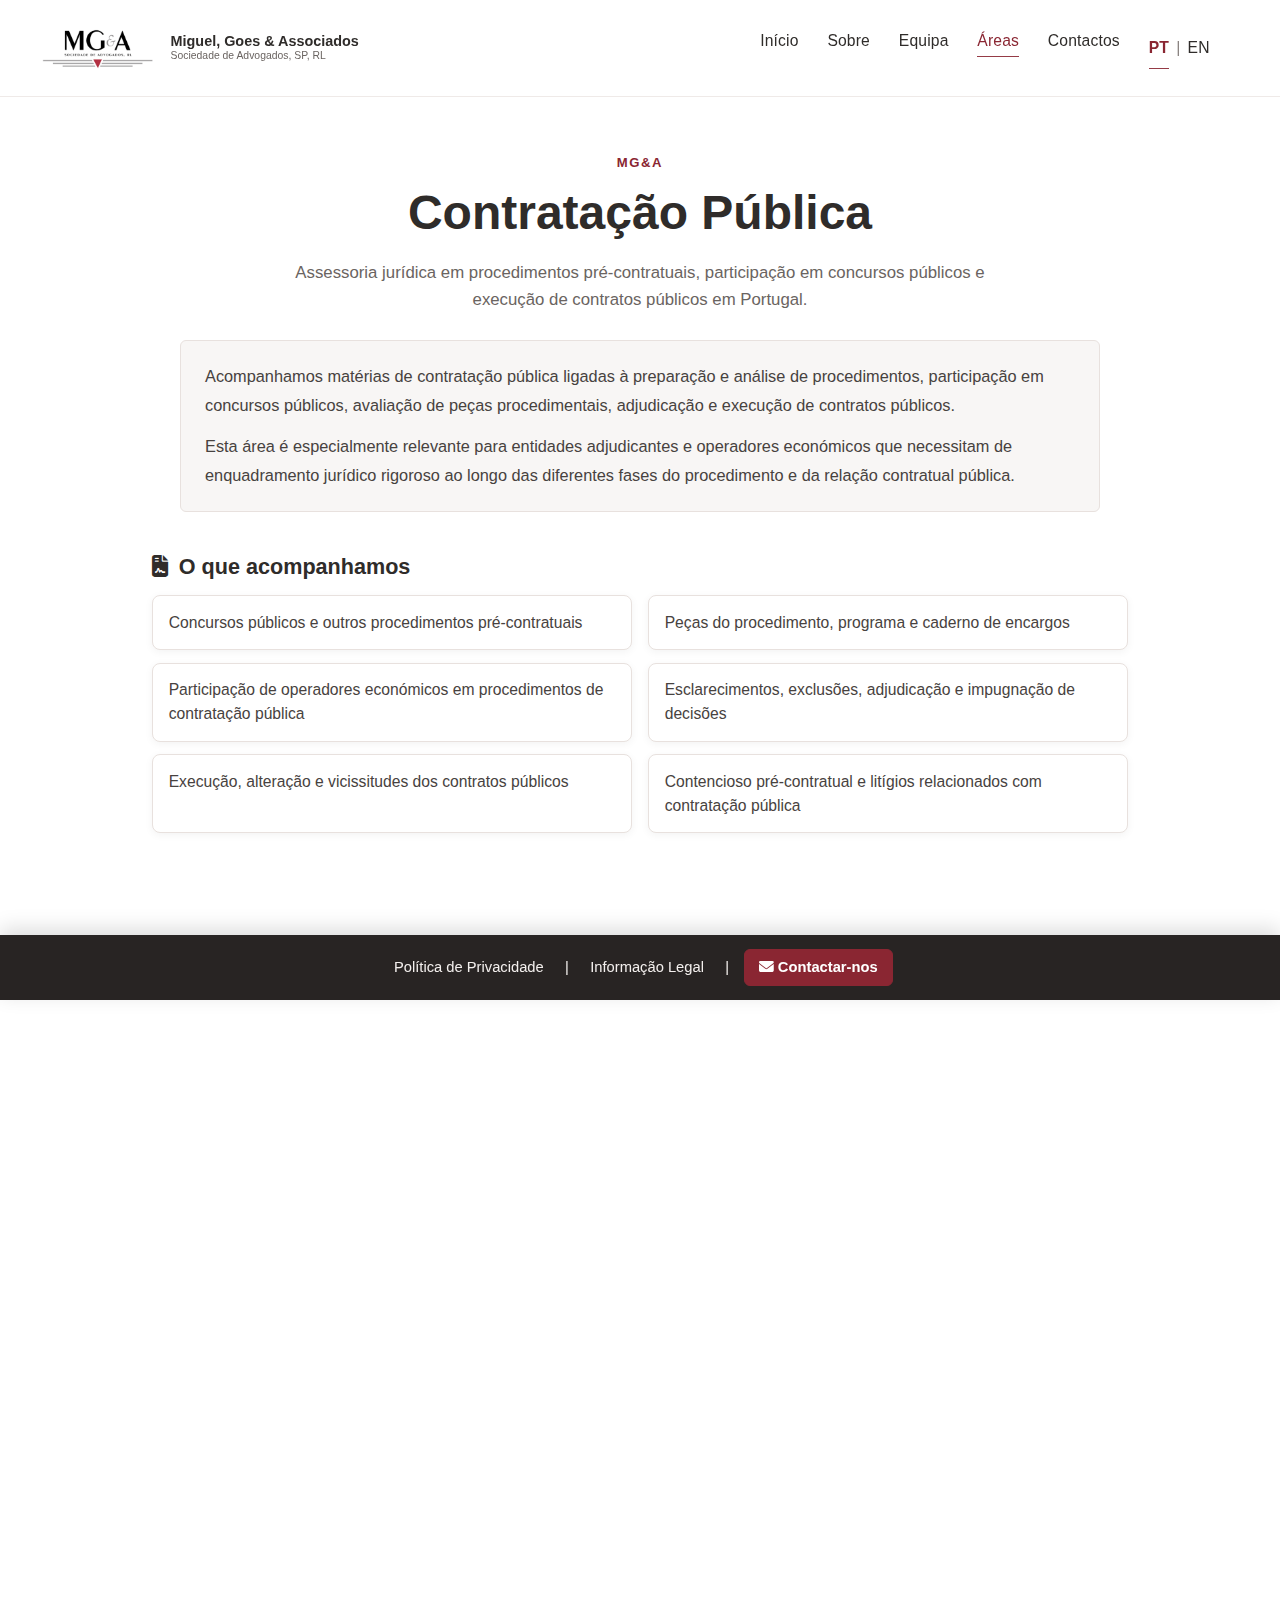
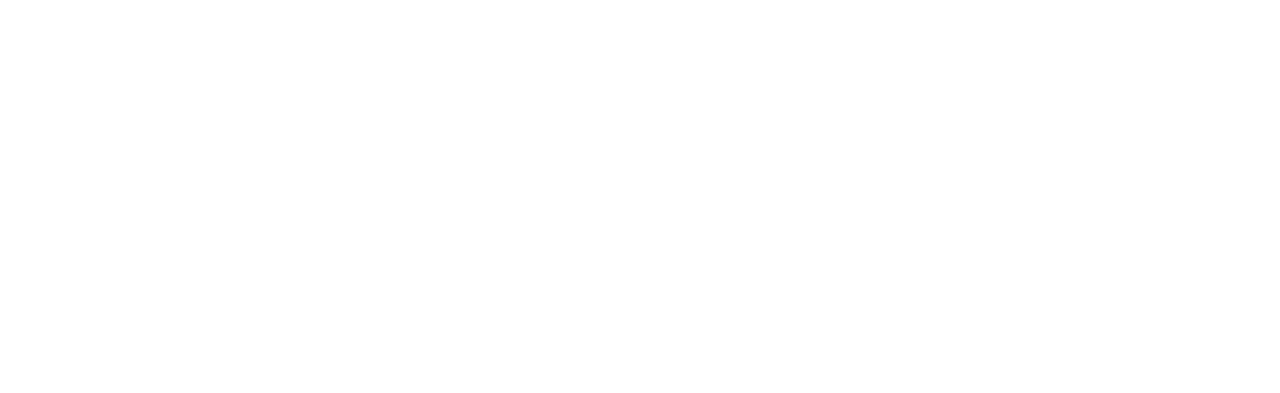
<file: contratacao-publica.html>
<!DOCTYPE html>

<html lang="pt">
<head>
<meta charset="utf-8"/>
<title>Contratação Pública | Concursos Públicos e Contratos Públicos | MGA</title>
<meta content="Assessoria jurídica em contratação pública em Portugal: concursos públicos, peças do procedimento, participação em procedimentos pré-contratuais, adjudicação, execução de contratos públicos e contencioso pré-contratual." name="description"/>
<link href="favicon.ico" rel="icon" type="image/x-icon"/>
<meta content="width=device-width, initial-scale=1.0" name="viewport"/>
<link href="css/estilos.css" rel="stylesheet"/>
<link crossorigin="anonymous" href="https://cdnjs.cloudflare.com/ajax/libs/font-awesome/6.5.0/css/all.min.css" referrerpolicy="no-referrer" rel="stylesheet">
</link></head>
<body>
<header>
<div class="logo">
<a class="logo-link" href="index.html">
<img alt="Logótipo MGA" class="logo-img" src="img/logo.jpg"/>
<div class="nome-sociedade">
<div class="linha-1">Miguel, Goes &amp; Associados</div>
<div class="linha-2">Sociedade de Advogados, SP, RL</div>
</div>
</a>
</div>
<nav>
<ul class="menu" id="menu">
<li><a href="index.html">Início</a></li>
<li><a href="sobre.html">Sobre</a></li>
<li><a href="equipa.html">Equipa</a></li>
<li><a class="ativo" href="areas.html">Áreas</a></li>
<li><a href="contactos.html">Contactos</a></li>
<li class="idioma-switch">
<a class="ativo" href="contratacao-publica.html">PT</a>
<span>|</span>
<a href="en/public-procurement.html">EN</a>
</li>
</ul>
<div class="menu-toggle">☰</div>
</nav>
</header>
<main class="conteudo-pagina pagina-area-simples">
<section class="subtitulo scroll-reveal">
<p class="areas-etiqueta">MG&amp;A</p>
<h1>Contratação Pública</h1>
<p class="areas-subtitulo">
        Assessoria jurídica em procedimentos pré-contratuais, participação em concursos públicos e execução de contratos públicos em Portugal.
      </p>
</section>
<section class="pagina-intro scroll-reveal">
<p>
        Acompanhamos matérias de contratação pública ligadas à preparação e análise de procedimentos,
        participação em concursos públicos, avaliação de peças procedimentais, adjudicação e execução de contratos públicos.
      </p>
<p>
        Esta área é especialmente relevante para entidades adjudicantes e operadores económicos que necessitam
        de enquadramento jurídico rigoroso ao longo das diferentes fases do procedimento e da relação contratual pública.
      </p>
</section>
<section class="secao scroll-reveal">
<h2><i class="fas fa-file-contract"></i> O que acompanhamos</h2>
<div class="lista-topicos">
<div class="topico-item">Concursos públicos e outros procedimentos pré-contratuais</div>
<div class="topico-item">Peças do procedimento, programa e caderno de encargos</div>
<div class="topico-item">Participação de operadores económicos em procedimentos de contratação pública</div>
<div class="topico-item">Esclarecimentos, exclusões, adjudicação e impugnação de decisões</div>
<div class="topico-item">Execução, alteração e vicissitudes dos contratos públicos</div>
<div class="topico-item">Contencioso pré-contratual e litígios relacionados com contratação pública</div>
</div>
</section>
<section class="secao scroll-reveal">
<h2><i class="fas fa-folder-open"></i> Procedimentos pré-contratuais e participação em concursos</h2>
<p>
        Prestamos assessoria na preparação, análise e acompanhamento de procedimentos de contratação pública,
        incluindo concursos públicos e outras formas de formação de contratos públicos.
      </p>
<p>
        A intervenção nesta fase pode abranger a leitura das peças do procedimento, a avaliação dos requisitos aplicáveis,
        o enquadramento da participação do concorrente e a análise de decisões tomadas ao longo da tramitação.
      </p>
</section>
<section class="secao scroll-reveal">
<h2><i class="fas fa-scale-balanced"></i> Adjudicação, exclusões e reação procedimental</h2>
<p>
        Acompanhamos situações em que estão em causa decisões de exclusão, adjudicação, esclarecimentos,
        suprimentos e outras incidências com relevância jurídica no âmbito do procedimento.
      </p>
<p>
        Nestes casos, é essencial avaliar os fundamentos da decisão, os prazos aplicáveis e a resposta mais adequada
        para proteção da posição do cliente.
      </p>
</section>
<section class="secao scroll-reveal">
<h2><i class="fas fa-building"></i> Execução de contratos públicos</h2>
<p>
        Prestamos igualmente apoio jurídico na fase de execução do contrato público, incluindo questões ligadas
        ao cumprimento das obrigações assumidas, alterações contratuais, vicissitudes da execução e litígios emergentes da relação contratual.
      </p>
<p>
        A clareza nesta fase é importante para enquadrar direitos, deveres e mecanismos de reação perante dificuldades de execução ou conflito entre as partes.
      </p>
</section>
<section class="secao scroll-reveal">
<h2><i class="fas fa-link"></i> Articulação com outras áreas</h2>
<p>
        A contratação pública cruza-se frequentemente com
        <a href="direito-administrativo.html">direito administrativo</a>,
        <a href="contencioso-arbitragem.html">contencioso e arbitragem</a> e,
        consoante a natureza do contrato, com <a href="comercial-societario.html">direito comercial e societário</a>
        e <a href="direito-civil.html">direito civil</a>.
      </p>
</section>
<section class="pagina-fecho scroll-reveal">
<p>
        Se necessita de apoio em concursos públicos, peças procedimentais, adjudicação, execução de contratos públicos ou contencioso pré-contratual, poderá entrar em contacto com a MG&amp;A.
      </p>
<a class="btn" href="contactos.html">Entrar em contacto</a>
</section>
</main>
<div class="footer-bar" id="footerBar">
<p>
<a href="politica-privacidade.html">Política de Privacidade</a> |
      <a href="informacao-legal.html">Informação Legal</a> |
      <a class="btn-contato" href="contactos.html">
<i class="fas fa-envelope"></i> Contactar-nos
      </a>
</p>
</div>
<script src="js/script.js"></script>
</body>
</html>
</file>
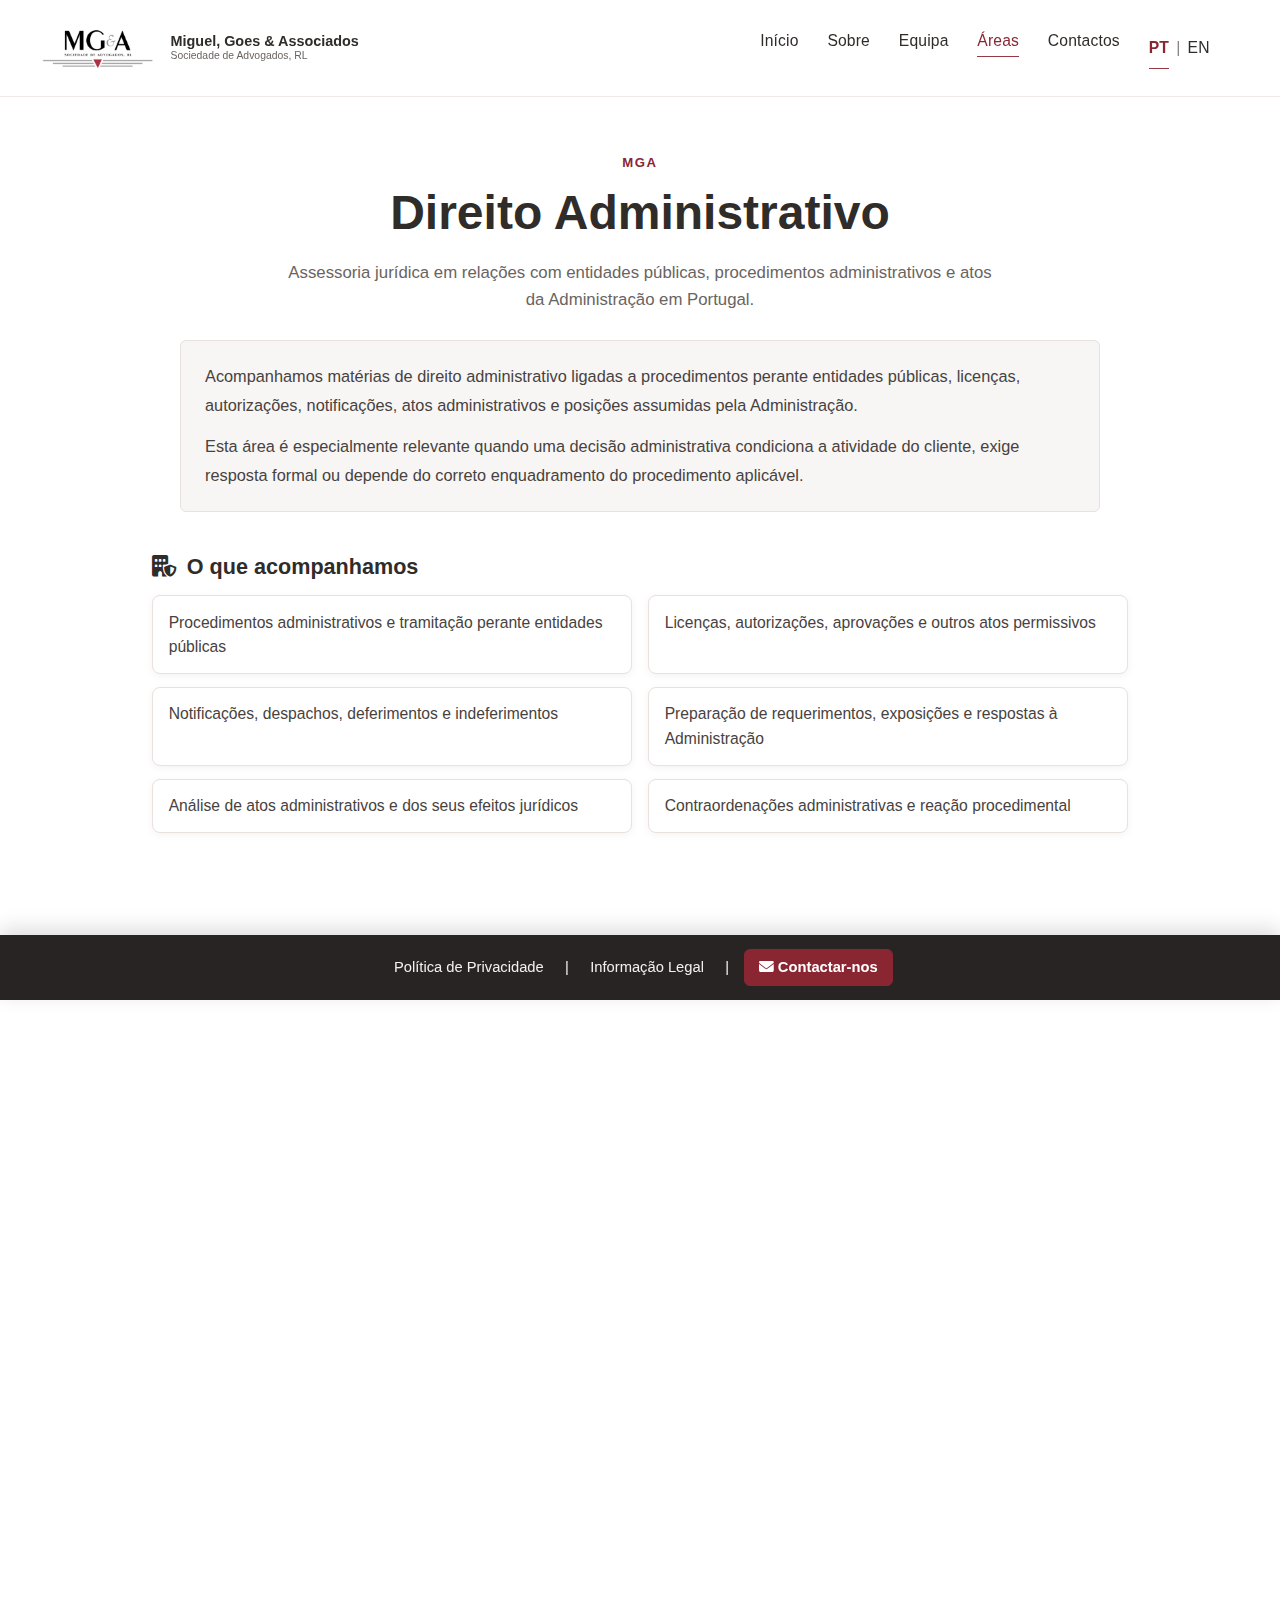
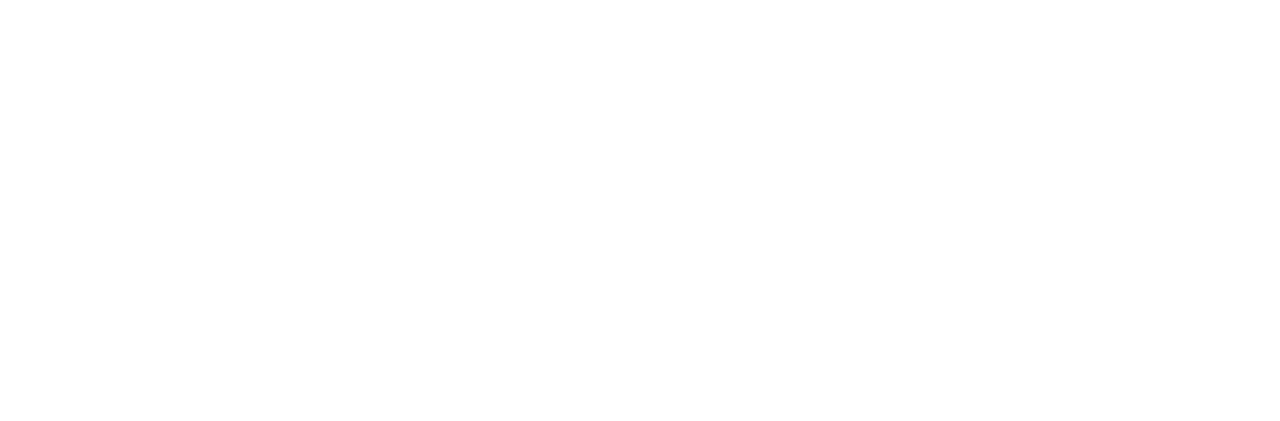
<file: direito-administrativo.html>
<!DOCTYPE html>
<html lang="pt">
<head>
  <meta charset="UTF-8">
  <title>Direito Administrativo | Procedimentos, Licenças e Atos Administrativos | MGA</title>
  <meta name="description" content="Assessoria jurídica em direito administrativo em Portugal: procedimentos administrativos, licenças, autorizações, atos administrativos, relações com entidades públicas e contraordenações administrativas.">
  <link rel="icon" type="image/x-icon" href="favicon.ico">
  <meta name="viewport" content="width=device-width, initial-scale=1.0">
  <link rel="stylesheet" href="css/estilos.css">
  <link rel="stylesheet" href="https://cdnjs.cloudflare.com/ajax/libs/font-awesome/6.5.0/css/all.min.css" crossorigin="anonymous" referrerpolicy="no-referrer" />
</head>
<body>

  <header>
    <div class="logo">
      <a href="index.html" class="logo-link">
        <img src="img/logo.jpg" alt="Logótipo MGA" class="logo-img">
        <div class="nome-sociedade">
          <div class="linha-1">Miguel, Goes & Associados</div>
          <div class="linha-2">Sociedade de Advogados, RL</div>
        </div>
      </a>
    </div>
    <nav>
      <ul class="menu" id="menu">
        <li><a href="index.html">Início</a></li>
        <li><a href="sobre.html">Sobre</a></li>
        <li><a href="equipa.html">Equipa</a></li>
        <li><a href="areas.html" class="ativo">Áreas</a></li>
        <li><a href="contactos.html">Contactos</a></li>
        <li class="idioma-switch">
          <a href="direito-administrativo.html" class="ativo">PT</a>
          <span>|</span>
          <a href="en/administrative-law.html">EN</a>
        </li>
      </ul>
      <div class="menu-toggle">☰</div>
    </nav>
  </header>

  <main class="conteudo-pagina pagina-area-simples">

    <section class="subtitulo scroll-reveal">
      <p class="areas-etiqueta">MGA</p>
      <h1>Direito Administrativo</h1>
      <p class="areas-subtitulo">
        Assessoria jurídica em relações com entidades públicas, procedimentos administrativos e atos da Administração em Portugal.
      </p>
    </section>

    <section class="pagina-intro scroll-reveal">
      <p>
        Acompanhamos matérias de direito administrativo ligadas a procedimentos perante entidades públicas,
        licenças, autorizações, notificações, atos administrativos e posições assumidas pela Administração.
      </p>
      <p>
        Esta área é especialmente relevante quando uma decisão administrativa condiciona a atividade do cliente,
        exige resposta formal ou depende do correto enquadramento do procedimento aplicável.
      </p>
    </section>

    <section class="secao scroll-reveal">
      <h2><i class="fas fa-building-shield"></i> O que acompanhamos</h2>
      <div class="lista-topicos">
        <div class="topico-item">Procedimentos administrativos e tramitação perante entidades públicas</div>
        <div class="topico-item">Licenças, autorizações, aprovações e outros atos permissivos</div>
        <div class="topico-item">Notificações, despachos, deferimentos e indeferimentos</div>
        <div class="topico-item">Preparação de requerimentos, exposições e respostas à Administração</div>
        <div class="topico-item">Análise de atos administrativos e dos seus efeitos jurídicos</div>
        <div class="topico-item">Contraordenações administrativas e reação procedimental</div>
      </div>
    </section>

    <section class="secao scroll-reveal">
      <h2><i class="fas fa-folder-open"></i> Procedimentos e relações com entidades públicas</h2>
      <p>
        Prestamos assessoria em procedimentos administrativos que exigem apresentação de pedidos, resposta a notificações,
        cumprimento de formalidades e acompanhamento da tramitação junto de municípios, institutos públicos,
        conservatórias e outras entidades administrativas.
      </p>
      <p>
        Em muitos casos, o ponto essencial está em perceber qual é o procedimento aplicável, que elementos devem ser apresentados
        e qual a melhor forma de estruturar a posição do cliente perante a Administração.
      </p>
    </section>

    <section class="secao scroll-reveal">
      <h2><i class="fas fa-stamp"></i> Licenças, autorizações e atos administrativos</h2>
      <p>
        Acompanhamos situações dependentes de licenças, autorizações, aprovações, pareceres e outros atos administrativos
        com impacto pessoal, patrimonial ou empresarial.
      </p>
      <p>
        Prestamos igualmente apoio na análise de despachos, indeferimentos, condicionamentos e demais decisões administrativas,
        avaliando o seu alcance, os seus pressupostos e a margem de atuação ainda existente em cada caso.
      </p>
    </section>

    <section class="secao scroll-reveal">
      <h2><i class="fas fa-triangle-exclamation"></i> Contraordenações e reação à atuação administrativa</h2>
      <p>
        Determinadas intervenções da Administração assumem natureza sancionatória ou dão origem a autos, notificações,
        imposição de deveres e decisões contraordenacionais.
      </p>
      <p>
        Nestes casos, a análise do procedimento, dos prazos e da fundamentação adotada pode ser decisiva para definir
        a resposta juridicamente adequada e proteger a posição do visado.
      </p>
    </section>

    <section class="secao scroll-reveal">
      <h2><i class="fas fa-link"></i> Articulação com outras áreas</h2>
      <p>
        O direito administrativo cruza-se frequentemente com
        <a href="imobiliario-investimento.html">investimento, imobiliário e urbanismo</a>,
        <a href="contratacao-publica.html">contratação pública</a> e
        <a href="contencioso-arbitragem.html">contencioso e arbitragem</a>,
        consoante a natureza da matéria e o estágio da situação concreta.
      </p>
    </section>

    <section class="pagina-fecho scroll-reveal">
      <p>
        Se necessita de apoio em procedimentos administrativos, licenças, autorizações, atos administrativos ou relações com entidades públicas, poderá entrar em contacto com a MGA.
      </p>
      <a href="contactos.html" class="btn">Entrar em contacto</a>
    </section>

  </main>

  <div class="footer-bar" id="footerBar">
    <p>
      <a href="politica-privacidade.html">Política de Privacidade</a> |
      <a href="informacao-legal.html">Informação Legal</a> |
      <a href="contactos.html" class="btn-contato">
        <i class="fas fa-envelope"></i> Contactar-nos
      </a>
    </p>
  </div>

  <script src="js/script.js"></script>
</body>
</html>
</file>
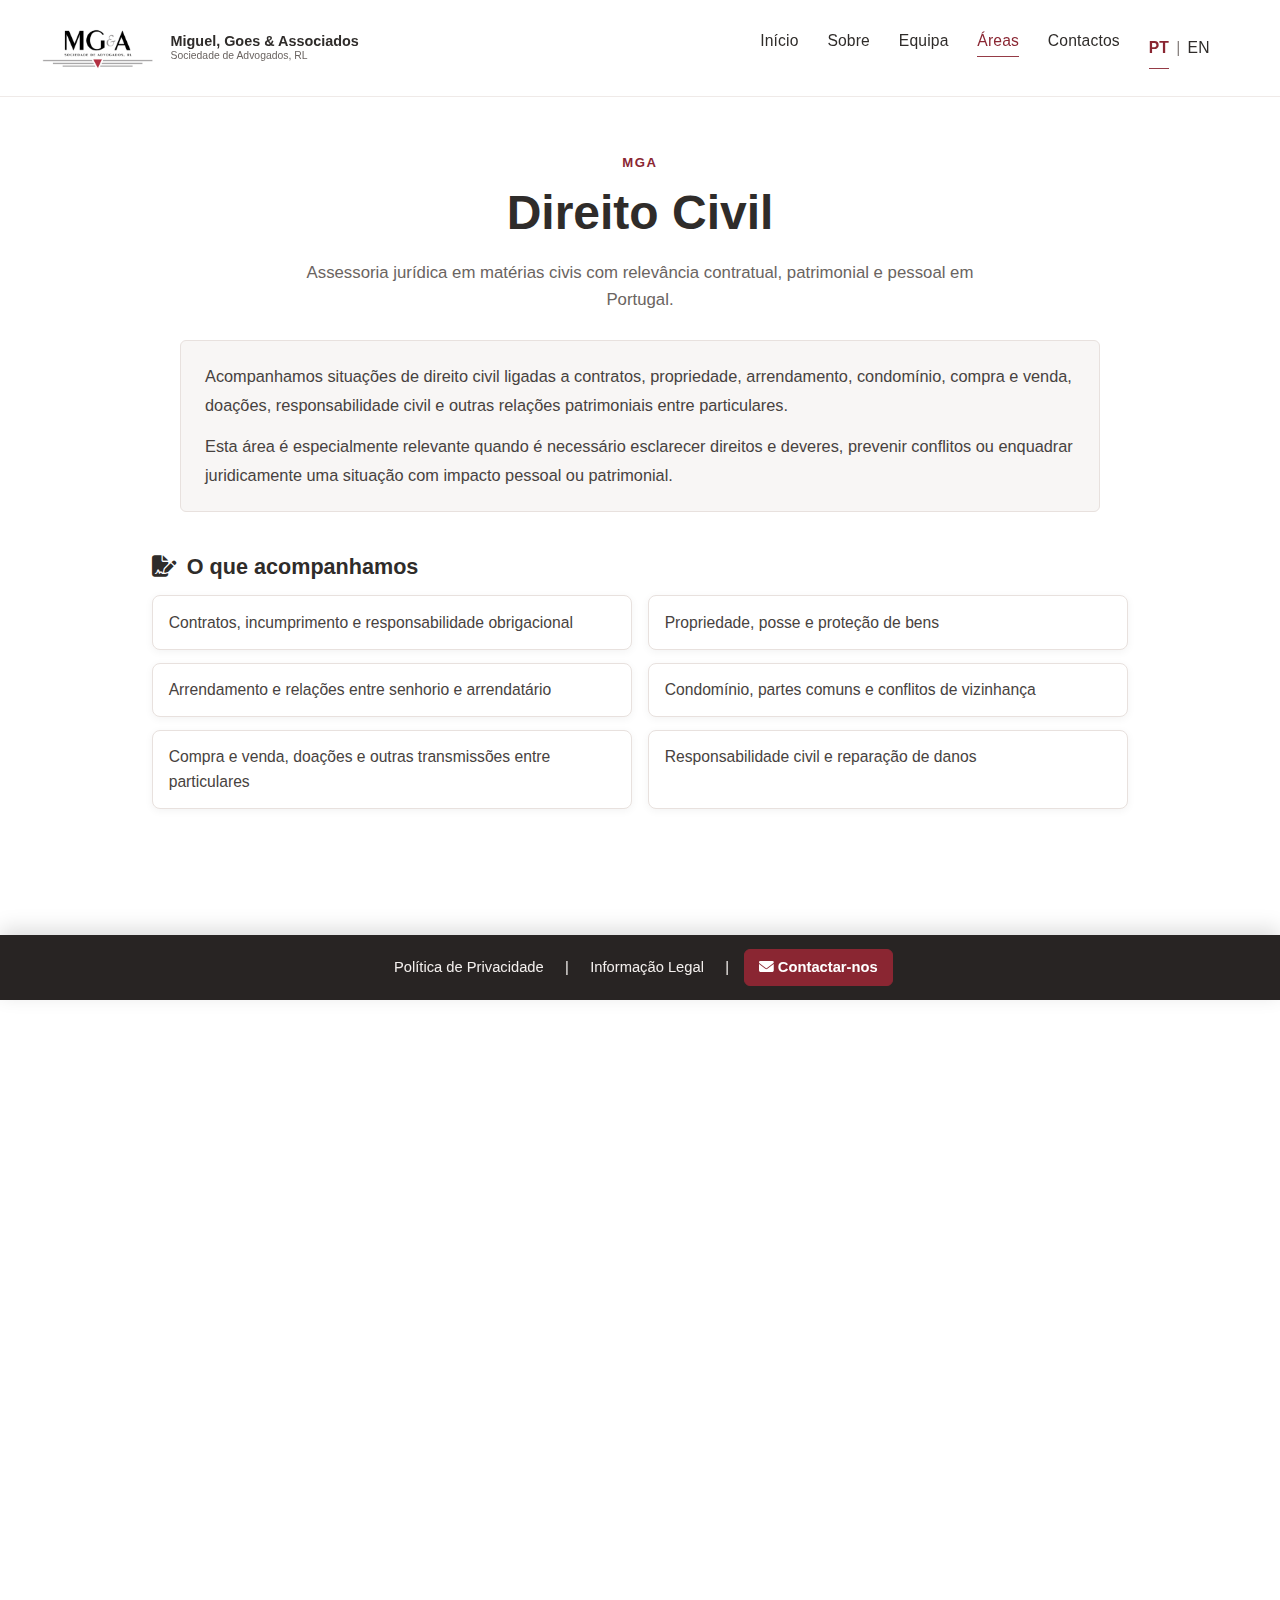
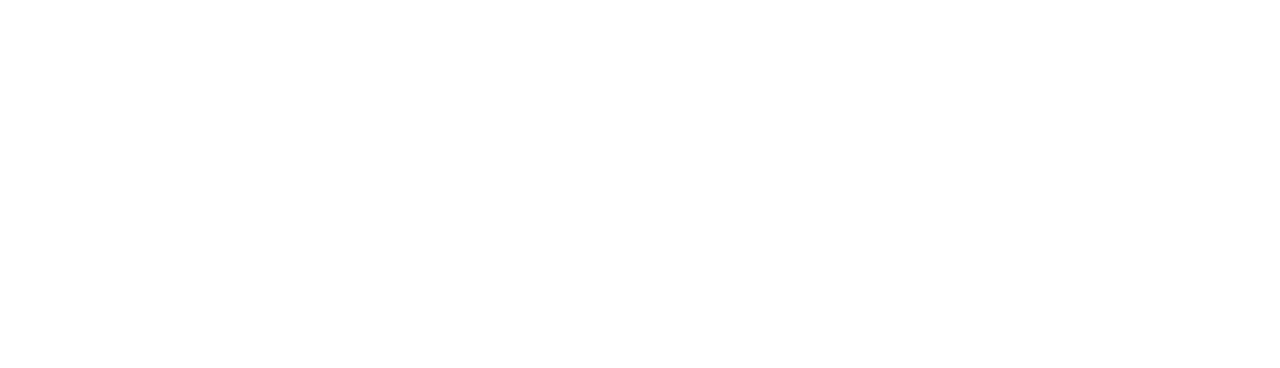
<file: direito-civil.html>
<!DOCTYPE html>
<html lang="pt">
<head>
  <meta charset="UTF-8">
  <title>Direito Civil | Contratos, Propriedade, Arrendamento e Condomínio | MGA</title>
  <meta name="description" content="Assessoria jurídica em direito civil em Portugal: contratos, propriedade, arrendamento, condomínio, compra e venda, doações, responsabilidade civil e outras matérias patrimoniais e da vida civil.">
  <link rel="icon" type="image/x-icon" href="favicon.ico">
  <meta name="viewport" content="width=device-width, initial-scale=1.0">
  <link rel="stylesheet" href="css/estilos.css">
  <link rel="stylesheet" href="https://cdnjs.cloudflare.com/ajax/libs/font-awesome/6.5.0/css/all.min.css" crossorigin="anonymous" referrerpolicy="no-referrer" />
</head>
<body>

  <header>
    <div class="logo">
      <a href="index.html" class="logo-link">
        <img src="img/logo.jpg" alt="Logótipo MGA" class="logo-img">
        <div class="nome-sociedade">
          <div class="linha-1">Miguel, Goes & Associados</div>
          <div class="linha-2">Sociedade de Advogados, RL</div>
        </div>
      </a>
    </div>
    <nav>
      <ul class="menu" id="menu">
        <li><a href="index.html">Início</a></li>
        <li><a href="sobre.html">Sobre</a></li>
        <li><a href="equipa.html">Equipa</a></li>
        <li><a href="areas.html" class="ativo">Áreas</a></li>
        <li><a href="contactos.html">Contactos</a></li>
        <li class="idioma-switch">
          <a href="direito-civil.html" class="ativo">PT</a>
          <span>|</span>
          <a href="en/civil-law.html">EN</a>
        </li>
      </ul>
      <div class="menu-toggle">☰</div>
    </nav>
  </header>

  <main class="conteudo-pagina pagina-area-simples">

    <section class="subtitulo scroll-reveal">
      <p class="areas-etiqueta">MGA</p>
      <h1>Direito Civil</h1>
      <p class="areas-subtitulo">
        Assessoria jurídica em matérias civis com relevância contratual, patrimonial e pessoal em Portugal.
      </p>
    </section>

    <section class="pagina-intro scroll-reveal">
      <p>
        Acompanhamos situações de direito civil ligadas a contratos, propriedade, arrendamento, condomínio,
        compra e venda, doações, responsabilidade civil e outras relações patrimoniais entre particulares.
      </p>
      <p>
        Esta área é especialmente relevante quando é necessário esclarecer direitos e deveres, prevenir conflitos
        ou enquadrar juridicamente uma situação com impacto pessoal ou patrimonial.
      </p>
    </section>

    <section class="secao scroll-reveal">
      <h2><i class="fas fa-file-signature"></i> O que acompanhamos</h2>
      <div class="lista-topicos">
        <div class="topico-item">Contratos, incumprimento e responsabilidade obrigacional</div>
        <div class="topico-item">Propriedade, posse e proteção de bens</div>
        <div class="topico-item">Arrendamento e relações entre senhorio e arrendatário</div>
        <div class="topico-item">Condomínio, partes comuns e conflitos de vizinhança</div>
        <div class="topico-item">Compra e venda, doações e outras transmissões entre particulares</div>
        <div class="topico-item">Responsabilidade civil e reparação de danos</div>
      </div>
    </section>

    <section class="secao scroll-reveal">
      <h2><i class="fas fa-scale-balanced"></i> Contratos e relações patrimoniais</h2>
      <p>
        Prestamos assessoria na análise, preparação e revisão de contratos e na apreciação de situações de incumprimento,
        interpretação de cláusulas, responsabilidades das partes e consequências jurídicas de atos ou omissões.
      </p>
      <p>
        Muitas questões de direito civil começam precisamente aqui: perceber o que foi acordado, o que vincula cada parte
        e que solução jurídica existe perante o incumprimento ou a divergência.
      </p>
    </section>

    <section class="secao scroll-reveal">
      <h2><i class="fas fa-house"></i> Propriedade, arrendamento e condomínio</h2>
      <p>
        Acompanhamos questões relativas à titularidade e utilização de bens, arrendamento, ocupação de imóveis,
        encargos, condomínio, utilização de partes comuns e outras situações correntes da vida civil com impacto patrimonial.
      </p>
      <p>
        Estas matérias exigem frequentemente uma leitura conjunta dos factos, da documentação e do regime jurídico aplicável,
        sobretudo quando há conflito entre particulares ou necessidade de clarificar posições jurídicas.
      </p>
    </section>

    <section class="secao scroll-reveal">
      <h2><i class="fas fa-handshake"></i> Compra e venda, doações e responsabilidade civil</h2>
      <p>
        Prestamos igualmente apoio jurídico em operações entre particulares, como compra e venda e doações, bem como
        em situações de responsabilidade civil e reparação de danos.
      </p>
      <p>
        Nestes casos, a análise deve assegurar clareza quanto à validade do ato, aos seus efeitos patrimoniais e às
        responsabilidades que podem resultar da conduta dos intervenientes.
      </p>
    </section>

    <section class="secao scroll-reveal">
      <h2><i class="fas fa-link"></i> Articulação com outras áreas</h2>
      <p>
        O direito civil cruza-se frequentemente com
        <a href="imobiliario-investimento.html">investimento e imobiliário</a>,
        <a href="familia.html">família</a>,
        <a href="sucessoes-herancas.html">sucessões e heranças</a>,
        <a href="solicitadoria-atos-notariais.html">solicitadoria e atos notariais</a> e
        <a href="contencioso-arbitragem.html">contencioso e arbitragem</a>,
        consoante a natureza da situação concreta.
      </p>
    </section>

    <section class="pagina-fecho scroll-reveal">
      <p>
        Se necessita de apoio em contratos, propriedade, arrendamento, condomínio, compra e venda, doações ou responsabilidade civil, poderá entrar em contacto com a MGA.
      </p>
      <a href="contactos.html" class="btn">Entrar em contacto</a>
    </section>

  </main>

  <div class="footer-bar" id="footerBar">
    <p>
      <a href="politica-privacidade.html">Política de Privacidade</a> |
      <a href="informacao-legal.html">Informação Legal</a> |
      <a href="contactos.html" class="btn-contato">
        <i class="fas fa-envelope"></i> Contactar-nos
      </a>
    </p>
  </div>

  <script src="js/script.js"></script>
</body>
</html>
</file>
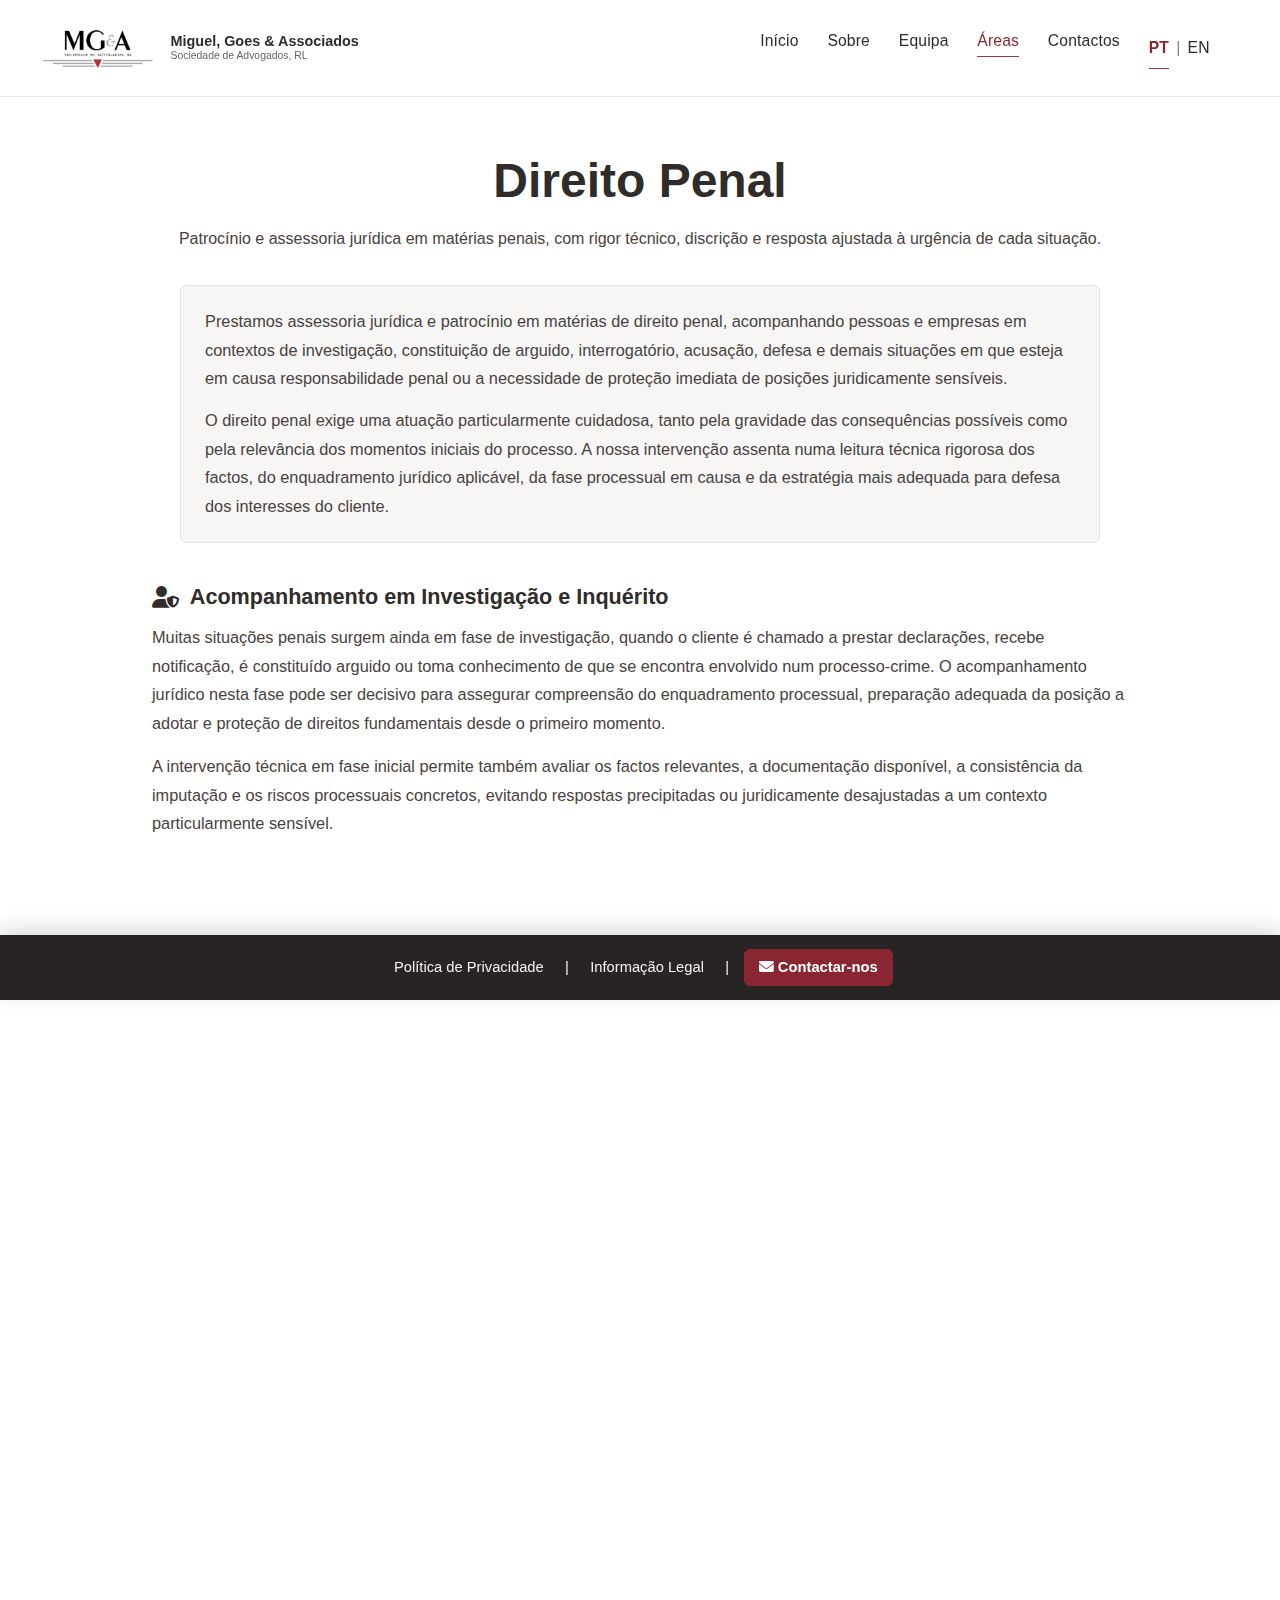
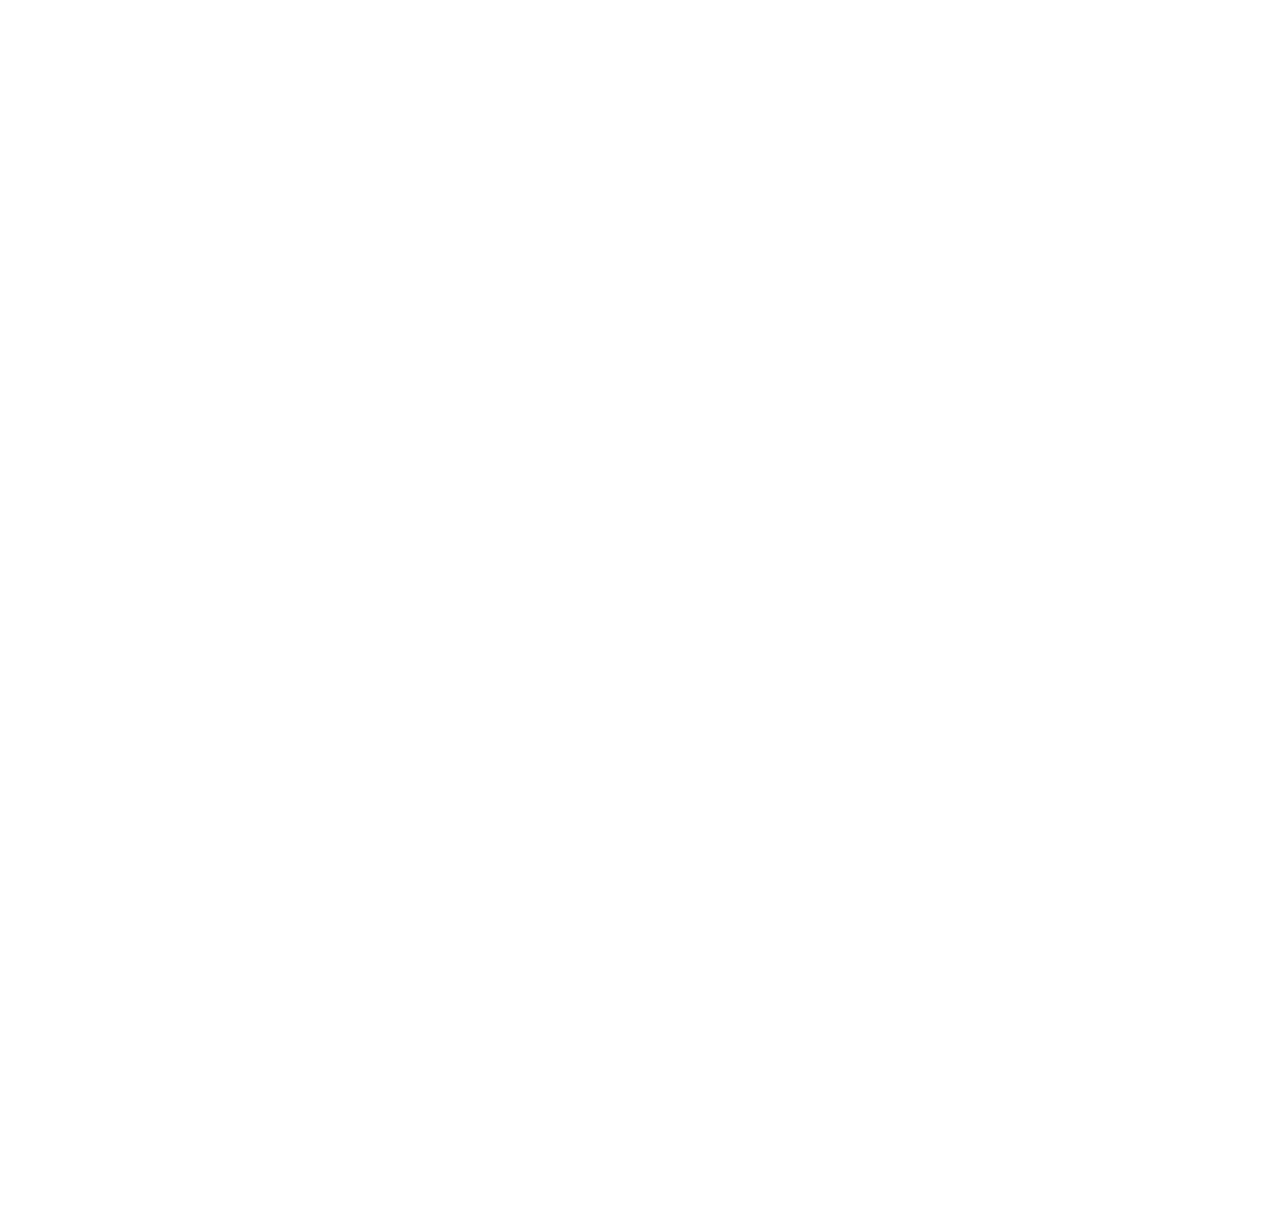
<file: direito-penal.html>
<!DOCTYPE html>
<html lang="pt">
<head>
  <meta charset="UTF-8">
  <title>Direito Penal | MGA</title>
  <meta name="description" content="Assessoria jurídica e patrocínio em matérias de direito penal em Portugal, incluindo investigação, constituição de arguido, interrogatórios, acusação, defesa e acompanhamento de pessoas e empresas em situações de especial sensibilidade." />
  <link rel="icon" type="image/x-icon" href="favicon.ico">
  <meta name="viewport" content="width=device-width, initial-scale=1.0">
  <link rel="stylesheet" href="css/estilos.css">
  <link rel="stylesheet" href="https://cdnjs.cloudflare.com/ajax/libs/font-awesome/6.5.0/css/all.min.css" crossorigin="anonymous" referrerpolicy="no-referrer" />
</head>
<body>

  <header>
    <div class="logo">
      <a href="index.html" class="logo-link">
        <img src="img/logo.jpg" alt="Logótipo MGA" class="logo-img">
        <div class="nome-sociedade">
          <div class="linha-1">Miguel, Goes & Associados</div>
          <div class="linha-2">Sociedade de Advogados, RL</div>
        </div>
      </a>
    </div>
    <nav>
      <ul class="menu" id="menu">
        <li><a href="index.html">Início</a></li>
        <li><a href="sobre.html">Sobre</a></li>
        <li><a href="equipa.html">Equipa</a></li>
        <li><a href="areas.html" class="ativo">Áreas</a></li>
        <li><a href="contactos.html">Contactos</a></li>
        <li class="idioma-switch">
          <a href="direito-penal.html" class="ativo">PT</a>
          <span>|</span>
          <a href="en/criminal-law.html">EN</a>
        </li>
      </ul>
      <div class="menu-toggle">☰</div>
    </nav>
  </header>

  <main class="conteudo-pagina">

    <section class="subtitulo scroll-reveal">
      <h1>Direito Penal</h1>
      <p>Patrocínio e assessoria jurídica em matérias penais, com rigor técnico, discrição e resposta ajustada à urgência de cada situação.</p>
    </section>

    <section class="pagina-intro scroll-reveal">
      <p>
        Prestamos assessoria jurídica e patrocínio em matérias de direito penal, acompanhando pessoas e
        empresas em contextos de investigação, constituição de arguido, interrogatório, acusação, defesa
        e demais situações em que esteja em causa responsabilidade penal ou a necessidade de proteção
        imediata de posições juridicamente sensíveis.
      </p>
      <p>
        O direito penal exige uma atuação particularmente cuidadosa, tanto pela gravidade das consequências
        possíveis como pela relevância dos momentos iniciais do processo. A nossa intervenção assenta numa
        leitura técnica rigorosa dos factos, do enquadramento jurídico aplicável, da fase processual em
        causa e da estratégia mais adequada para defesa dos interesses do cliente.
      </p>
    </section>

    <section class="secao scroll-reveal">
      <h2><i class="fas fa-user-shield"></i> Acompanhamento em Investigação e Inquérito</h2>
      <p>
        Muitas situações penais surgem ainda em fase de investigação, quando o cliente é chamado a prestar
        declarações, recebe notificação, é constituído arguido ou toma conhecimento de que se encontra
        envolvido num processo-crime. O acompanhamento jurídico nesta fase pode ser decisivo para assegurar
        compreensão do enquadramento processual, preparação adequada da posição a adotar e proteção de
        direitos fundamentais desde o primeiro momento.
      </p>
      <p>
        A intervenção técnica em fase inicial permite também avaliar os factos relevantes, a documentação
        disponível, a consistência da imputação e os riscos processuais concretos, evitando respostas
        precipitadas ou juridicamente desajustadas a um contexto particularmente sensível.
      </p>
    </section>

    <section class="secao scroll-reveal">
      <h2><i class="fas fa-scale-balanced"></i> Defesa Penal e Estratégia Processual</h2>
      <p>
        Em processo penal, a defesa não se reduz à reação formal a uma acusação. Exige análise da prova,
        apreciação dos pressupostos legais, leitura do iter processual e definição de uma estratégia coerente
        com a fase do procedimento e com a posição concreta do arguido ou de outro interveniente processual.
      </p>
      <p>
        Prestamos acompanhamento jurídico na preparação da defesa, na apreciação de peças processuais,
        na resposta a acusações e na estruturação da posição a sustentar ao longo do processo, com atenção
        permanente à natureza dos factos, à prova existente e às implicações pessoais, profissionais ou
        patrimoniais que possam resultar da situação penal em causa.
      </p>
    </section>

    <section class="secao scroll-reveal">
      <h2><i class="fas fa-circle-question"></i> Interrogatórios, Declarações e Atos Processuais Sensíveis</h2>
      <p>
        Determinados momentos do processo penal, como interrogatórios, declarações, diligências probatórias,
        buscas, apreensões ou notificações com conteúdo especialmente relevante, exigem preparação cuidada
        e leitura jurídica imediata. Nesses contextos, a atuação do advogado deve combinar rapidez de resposta
        com prudência estratégica.
      </p>
      <p>
        Acompanhamos clientes na compreensão do alcance desses atos, dos seus deveres e direitos processuais,
        bem como das consequências que cada decisão poderá produzir no desenvolvimento posterior do processo.
      </p>
    </section>

    <section class="secao scroll-reveal">
      <h2><i class="fas fa-building-lock"></i> Responsabilidade Penal com Incidência Empresarial</h2>
      <p>
        Algumas matérias penais surgem em contexto de atividade empresarial, societária, patrimonial ou
        profissional, envolvendo administradores, gerentes, colaboradores ou empresas confrontadas com factos
        suscetíveis de ter relevância criminal. Nestas situações, a análise jurídica exige frequentemente uma
        leitura articulada entre os factos, a estrutura interna da entidade, a documentação disponível e o
        regime penal aplicável.
      </p>
      <p>
        A nossa abordagem procura enquadrar com precisão a posição de cada interveniente, distinguindo o plano
        penal de outras matérias que podem coexistir no caso, como questões laborais, societárias, patrimoniais
        ou regulatórias.
      </p>
    </section>

    <section class="secao scroll-reveal">
      <h2><i class="fas fa-handshake-angle"></i> Assistência a Ofendidos e Proteção de Interesses</h2>
      <p>
        O acompanhamento em matéria penal não se limita à defesa de arguidos. Prestamos igualmente assessoria
        a quem tenha sido lesado por factos com relevância criminal e necessite de orientação jurídica quanto
        à apresentação de queixa, participação processual, proteção da sua posição e reação adequada perante
        a conduta em causa.
      </p>
      <p>
        Nestes casos, a intervenção jurídica deve ser orientada por uma leitura clara do enquadramento penal,
        dos meios processuais disponíveis e da melhor forma de estruturar a defesa dos interesses pessoais,
        patrimoniais ou reputacionais afetados.
      </p>
    </section>

    <section class="secao scroll-reveal">
      <h2><i class="fas fa-link"></i> Delimitação desta Área e Articulação com Outras</h2>
      <p>
        Esta página é dedicada especificamente ao direito penal, entendido como o domínio da investigação,
        imputação e defesa em matéria criminal. Não pretende absorver outras áreas autónomas do site, como
        <a href="contencioso-arbitragem.html">Contencioso e Arbitragem</a>, vocacionada para litígios em geral,
        nem o plano próprio das contraordenações administrativas, que poderá articular-se com
        <a href="direito-administrativo.html">Direito Administrativo</a> quando esteja em causa atuação de entidades públicas.
      </p>
      <p>
        Sempre que a realidade do caso o exija, o acompanhamento poderá ainda cruzar-se com matérias de
        <a href="comercial-societario.html">Direito Comercial e Societário</a>,
        <a href="direito-trabalho.html">Direito do Trabalho</a> ou proteção patrimonial. Poderá consultar também a página geral de
        <a href="areas.html">Áreas de Atuação</a> para uma visão mais ampla das matérias em que a sociedade presta assessoria.
      </p>
    </section>

    <section class="secao scroll-reveal">
      <h2><i class="fas fa-user-secret"></i> Discrição, Prudência e Resposta Imediata</h2>
      <p>
        Em direito penal, a gestão do tempo, da informação e da estratégia é frequentemente decisiva. Muitas
        situações exigem resposta imediata, mas não precipitada, e um acompanhamento que combine discrição,
        serenidade e rigor técnico na avaliação dos factos e do enquadramento jurídico.
      </p>
      <p>
        A nossa intervenção procura precisamente assegurar esse equilíbrio: compreender a urgência da situação,
        proteger a posição do cliente e atuar com consistência jurídica desde os primeiros momentos do caso.
      </p>
    </section>

    <section class="pagina-fecho scroll-reveal">
      <p>
        Para qualquer esclarecimento adicional sobre investigação criminal, defesa penal, assistência a
        ofendidos ou outras matérias de direito penal em Portugal, poderá utilizar os meios disponibilizados
        na página de contactos.
      </p>
      <a href="contactos.html" class="btn">Entrar em contacto</a>
    </section>

  </main>

  <div class="footer-bar" id="footerBar">
    <p>
      <a href="politica-privacidade.html">Política de Privacidade</a> |
      <a href="informacao-legal.html">Informação Legal</a> |
      <a href="contactos.html" class="btn-contato">
        <i class="fas fa-envelope"></i> Contactar-nos
      </a>
    </p>
  </div>

  <script src="js/script.js"></script>
</body>
</html>
</file>
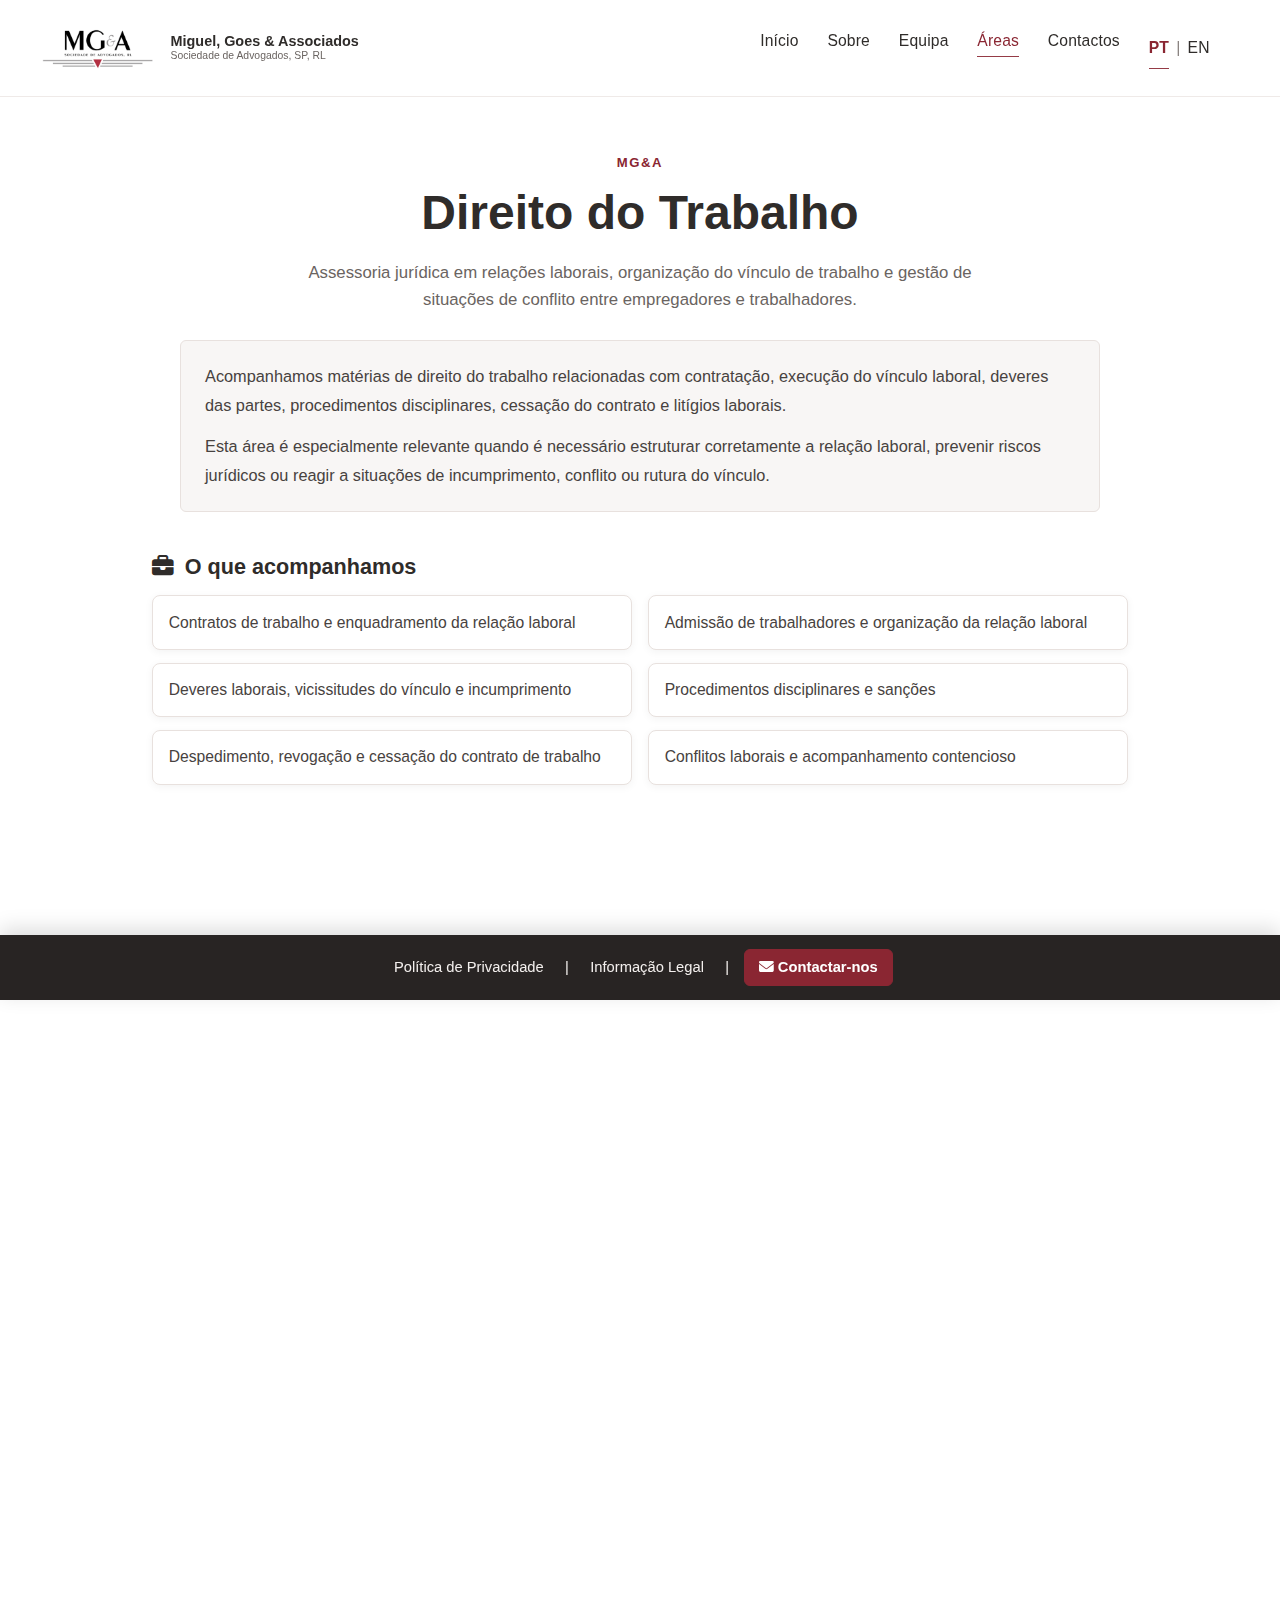
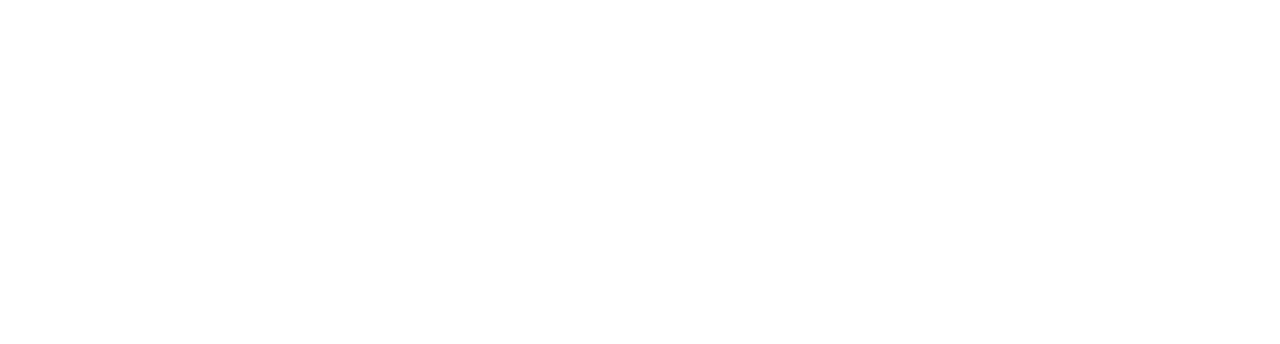
<file: direito-trabalho.html>
<!DOCTYPE html>

<html lang="pt">
<head>
<meta charset="utf-8"/>
<title>Direito do Trabalho | Contratos, Despedimento e Relações Laborais | MGA</title>
<meta content="Assessoria jurídica em direito do trabalho em Portugal: contratos de trabalho, admissão de trabalhadores, despedimento, procedimentos disciplinares, cessação do vínculo, deveres laborais e apoio a empregadores e trabalhadores." name="description"/>
<link href="favicon.ico" rel="icon" type="image/x-icon"/>
<meta content="width=device-width, initial-scale=1.0" name="viewport"/>
<link href="css/estilos.css" rel="stylesheet"/>
<link crossorigin="anonymous" href="https://cdnjs.cloudflare.com/ajax/libs/font-awesome/6.5.0/css/all.min.css" referrerpolicy="no-referrer" rel="stylesheet">
</link></head>
<body>
<header>
<div class="logo">
<a class="logo-link" href="index.html">
<img alt="Logótipo MGA" class="logo-img" src="img/logo.jpg"/>
<div class="nome-sociedade">
<div class="linha-1">Miguel, Goes &amp; Associados</div>
<div class="linha-2">Sociedade de Advogados, SP, RL</div>
</div>
</a>
</div>
<nav>
<ul class="menu" id="menu">
<li><a href="index.html">Início</a></li>
<li><a href="sobre.html">Sobre</a></li>
<li><a href="equipa.html">Equipa</a></li>
<li><a class="ativo" href="areas.html">Áreas</a></li>
<li><a href="contactos.html">Contactos</a></li>
<li class="idioma-switch">
<a class="ativo" href="direito-trabalho.html">PT</a>
<span>|</span>
<a href="en/employment-labour-law.html">EN</a>
</li>
</ul>
<div class="menu-toggle">☰</div>
</nav>
</header>
<main class="conteudo-pagina pagina-area-simples">
<section class="subtitulo scroll-reveal">
<p class="areas-etiqueta">MG&amp;A</p>
<h1>Direito do Trabalho</h1>
<p class="areas-subtitulo">
        Assessoria jurídica em relações laborais, organização do vínculo de trabalho e gestão de situações de conflito entre empregadores e trabalhadores.
      </p>
</section>
<section class="pagina-intro scroll-reveal">
<p>
        Acompanhamos matérias de direito do trabalho relacionadas com contratação, execução do vínculo laboral,
        deveres das partes, procedimentos disciplinares, cessação do contrato e litígios laborais.
      </p>
<p>
        Esta área é especialmente relevante quando é necessário estruturar corretamente a relação laboral,
        prevenir riscos jurídicos ou reagir a situações de incumprimento, conflito ou rutura do vínculo.
      </p>
</section>
<section class="secao scroll-reveal">
<h2><i class="fas fa-briefcase"></i> O que acompanhamos</h2>
<div class="lista-topicos">
<div class="topico-item">Contratos de trabalho e enquadramento da relação laboral</div>
<div class="topico-item">Admissão de trabalhadores e organização da relação laboral</div>
<div class="topico-item">Deveres laborais, vicissitudes do vínculo e incumprimento</div>
<div class="topico-item">Procedimentos disciplinares e sanções</div>
<div class="topico-item">Despedimento, revogação e cessação do contrato de trabalho</div>
<div class="topico-item">Conflitos laborais e acompanhamento contencioso</div>
</div>
</section>
<section class="secao scroll-reveal">
<h2><i class="fas fa-file-signature"></i> Contratação e organização da relação laboral</h2>
<p>
        Prestamos assessoria na preparação e análise de contratos de trabalho e no enquadramento jurídico
        da relação laboral desde o seu início, com atenção à função exercida, às condições acordadas
        e à estrutura concreta da prestação de trabalho.
      </p>
<p>
        Uma definição clara da relação laboral desde a fase inicial é muitas vezes decisiva para reduzir
        conflitos futuros e assegurar maior estabilidade jurídica para ambas as partes.
      </p>
</section>
<section class="secao scroll-reveal">
<h2><i class="fas fa-user-check"></i> Execução do vínculo, deveres e vicissitudes laborais</h2>
<p>
        Acompanhamos questões que surgem durante a execução do contrato de trabalho, incluindo deveres do trabalhador
        e do empregador, alterações no vínculo, incumprimento de obrigações e outras situações com relevância disciplinar ou organizativa.
      </p>
<p>
        Estas matérias exigem frequentemente uma análise concreta dos factos, da documentação existente
        e do contexto em que a relação laboral se desenvolve.
      </p>
</section>
<section class="secao scroll-reveal">
<h2><i class="fas fa-user-slash"></i> Procedimentos disciplinares e cessação do contrato</h2>
<p>
        Prestamos igualmente apoio jurídico em procedimentos disciplinares, despedimento, revogação,
        caducidade, denúncia e outras formas de cessação do vínculo laboral.
      </p>
<p>
        Nesta fase, é essencial assegurar o correto enquadramento jurídico da situação, o cumprimento
        das formalidades aplicáveis e a proteção adequada da posição do cliente.
      </p>
</section>
<section class="secao scroll-reveal">
<h2><i class="fas fa-link"></i> Articulação com outras áreas</h2>
<p>
        O direito do trabalho cruza-se frequentemente com
        <a href="comercial-societario.html">direito comercial e societário</a>,
        <a href="contencioso-arbitragem.html">contencioso e arbitragem</a> e,
        em determinados contextos, com <a href="direito-penal.html">direito penal</a>,
        sobretudo quando surgem situações de conflito, responsabilidade ou reação sancionatória.
      </p>
</section>
<section class="pagina-fecho scroll-reveal">
<p>
        Se necessita de apoio em contratos de trabalho, procedimentos disciplinares, despedimento, cessação do vínculo ou conflitos laborais, poderá entrar em contacto com a MG&amp;A.
      </p>
<a class="btn" href="contactos.html">Entrar em contacto</a>
</section>
</main>
<div class="footer-bar" id="footerBar">
<p>
<a href="politica-privacidade.html">Política de Privacidade</a> |
      <a href="informacao-legal.html">Informação Legal</a> |
      <a class="btn-contato" href="contactos.html">
<i class="fas fa-envelope"></i> Contactar-nos
      </a>
</p>
</div>
<script src="js/script.js"></script>
</body>
</html>
</file>
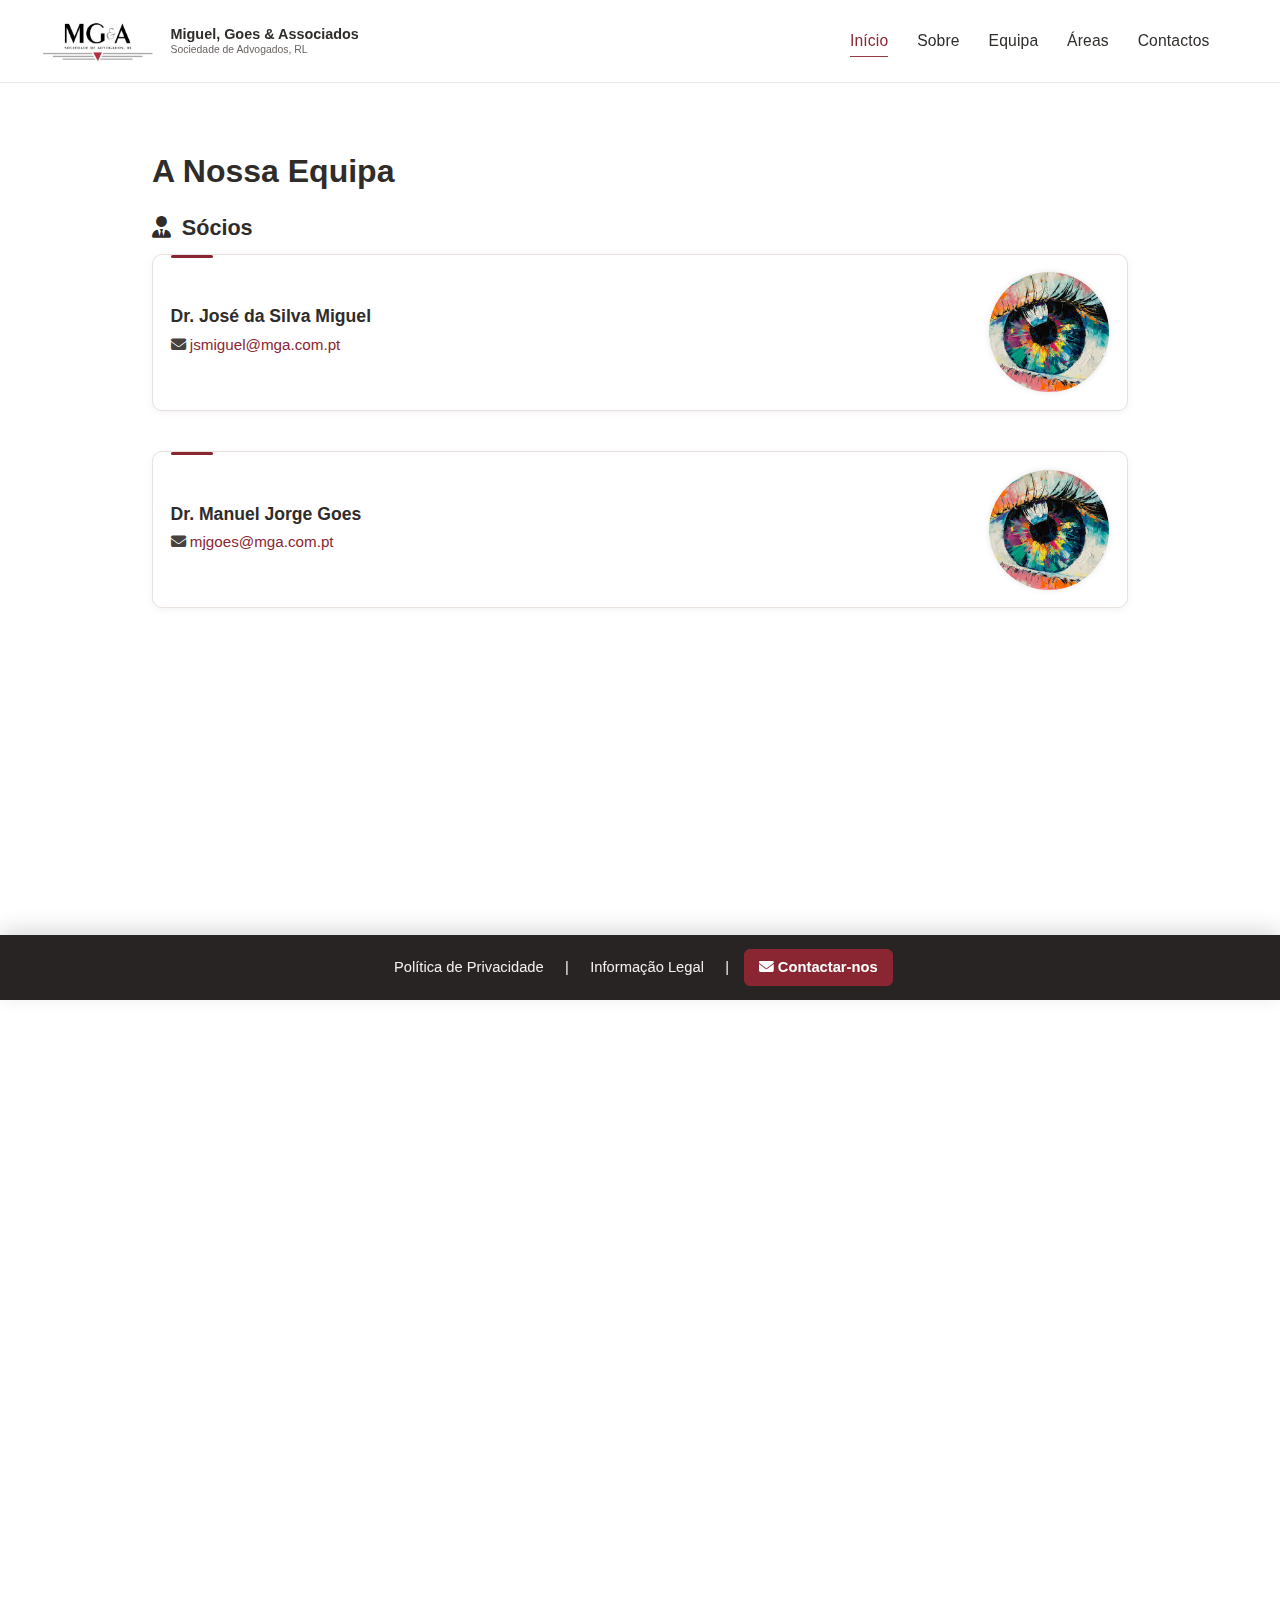
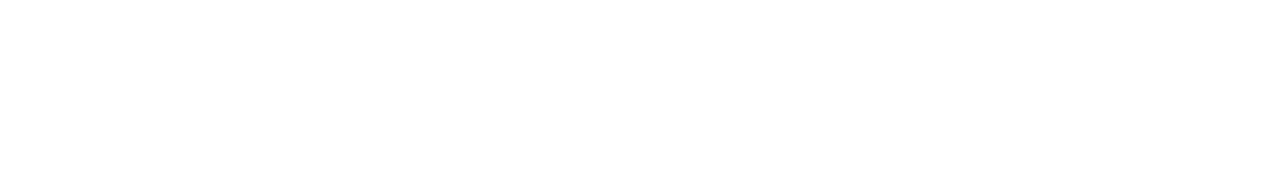
<file: equipa.html>
<!DOCTYPE html>
<html lang="pt">
<head>
  <meta charset="UTF-8">
  <title>Equipa – MGA</title>
  <meta name="viewport" content="width=device-width, initial-scale=1.0">
  <link rel="stylesheet" href="css/estilos.css">
  <link rel="stylesheet" href="https://cdnjs.cloudflare.com/ajax/libs/font-awesome/6.5.0/css/all.min.css" crossorigin="anonymous" referrerpolicy="no-referrer" />
</head>
<body>

  <header>
    <div class="logo">
      <a href="index.html" class="logo-link">
        <img src="img/logo.jpg" alt="Logótipo MGA" class="logo-img">
        <div class="nome-sociedade">
          <div class="linha-1">Miguel, Goes & Associados</div>
          <div class="linha-2">Sociedade de Advogados, RL</div>
        </div>
      </a>
    </div>       
    <nav>
      <ul class="menu" id="menu">
        <li><a href="index.html" class="ativo">Início</a></li>
        <li><a href="sobre.html">Sobre</a></li>
        <li><a href="equipa.html">Equipa</a></li>
        <li><a href="areas.html">Áreas</a></li>
        <li><a href="contactos.html">Contactos</a></li>
      </ul>
      <div class="menu-toggle" onclick="toggleMenu()">☰</div>
    </nav>
  </header>

  <main class="conteudo-pagina">
    <h1>A Nossa Equipa</h1>
  
    <!-- Secção dos Sócios -->
    <section class="secao scroll-reveal">
      <h2><i class="fas fa-user-tie"></i> Sócios</h2>
  
      <div class="perfil">
        <div class="dados">
          <h3>Dr. José da Silva Miguel</h3>
          <p><i class="fas fa-envelope"></i> <a href="mailto:jsmiguel@mga.com.pt">jsmiguel@mga.com.pt</a></p>
        </div>
        <img src="img/equipa/jsmiguel.jpg" alt="Dr. José da Silva Miguel">
      </div>
      
  
      <div class="perfil">
        <div class="dados">
          <h3>Dr. Manuel Jorge Goes</h3>
          <p><i class="fas fa-envelope"></i> <a href="mailto:mjgoes@mga.com.pt">mjgoes@mga.com.pt</a></p>
        </div>
        <img src="img/equipa/jsmiguel.jpg" alt="Dr. José da Silva Miguel">
      </div>
    </section>
  
    <!-- Secção dos Advogados Associados -->
    <section class="secao scroll-reveal">
      <h2><i class="fas fa-user"></i> Advogados Associados</h2>
  
      <div class="perfil">
        <div class="dados">
          <h3>Dr. Miguel Costa Pinto</h3>
          <p><i class="fas fa-envelope"></i> <a href="mailto:mcpinto@mga.com.pt">mcpinto@mga.com.pt</a></p>
        </div>
        <img src="img/equipa/jsmiguel.jpg" alt="Dr. José da Silva Miguel">
      </div>
  
      <div class="perfil">
        <h3>Dra. Carla Franqueira de Sousa</h3>
        <p><i class="fas fa-envelope"></i> <a href="mailto:cfsousa@mga.com.pt">cfsousa@mga.com.pt</a></p>
      </div>

      <div class="perfil">
        <h3>Dra. Margarida Mendonça</h3>
        <p><i class="fas fa-envelope"></i> <a href="mailto:margarida.mendonca@mga.com.pt">margarida.mendonca@mga.com.pt</a></p>
      </div>

      <div class="perfil">
        <h3>Dra. Natacha Sofia Castanheira</h3>
        <p><i class="fas fa-envelope"></i> <a href="mailto:natacha.castanheira@mga.com.pt">natacha.castanheira@mga.com.pt</a></p>
      </div>

      <div class="perfil">
        <h3>Dra. Sofia Cunha Alves</h3>
        <p><i class="fas fa-envelope"></i> <a href="mailto:sofia.alves@mga.com.pt">sofia.alves@mga.com.pt</a></p>
      </div>

      <div class="perfil">
        <h3>Dr. José Vitorino Quintas</h3>
        <p><i class="fas fa-envelope"></i> <a href="mailto:jose.quintas@mga.com.pt">jose.quintas@mga.com.pt</a></p>
      </div>

      <div class="perfil">
        <h3>Dra. Ana Filipa dos Santos</h3>
        <p><i class="fas fa-envelope"></i> <a href="mailto:ana.santos@mga.com.pt">ana.santos@mga.com.pt</a></p>
      </div>
    </section>
  </main>  

  <div class="footer-bar" id="footerBar">
    <p>
      <a href="politica-privacidade.html">Política de Privacidade</a> |
      <a href="informacao-legal.html">Informação Legal</a> |
      <a href="contactos.html" class="btn-contato">
        <i class="fas fa-envelope"></i> Contactar-nos
      </a>      
    </p>
  </div>

  <script src="js/script.js"></script>
</body>
</html>
</file>
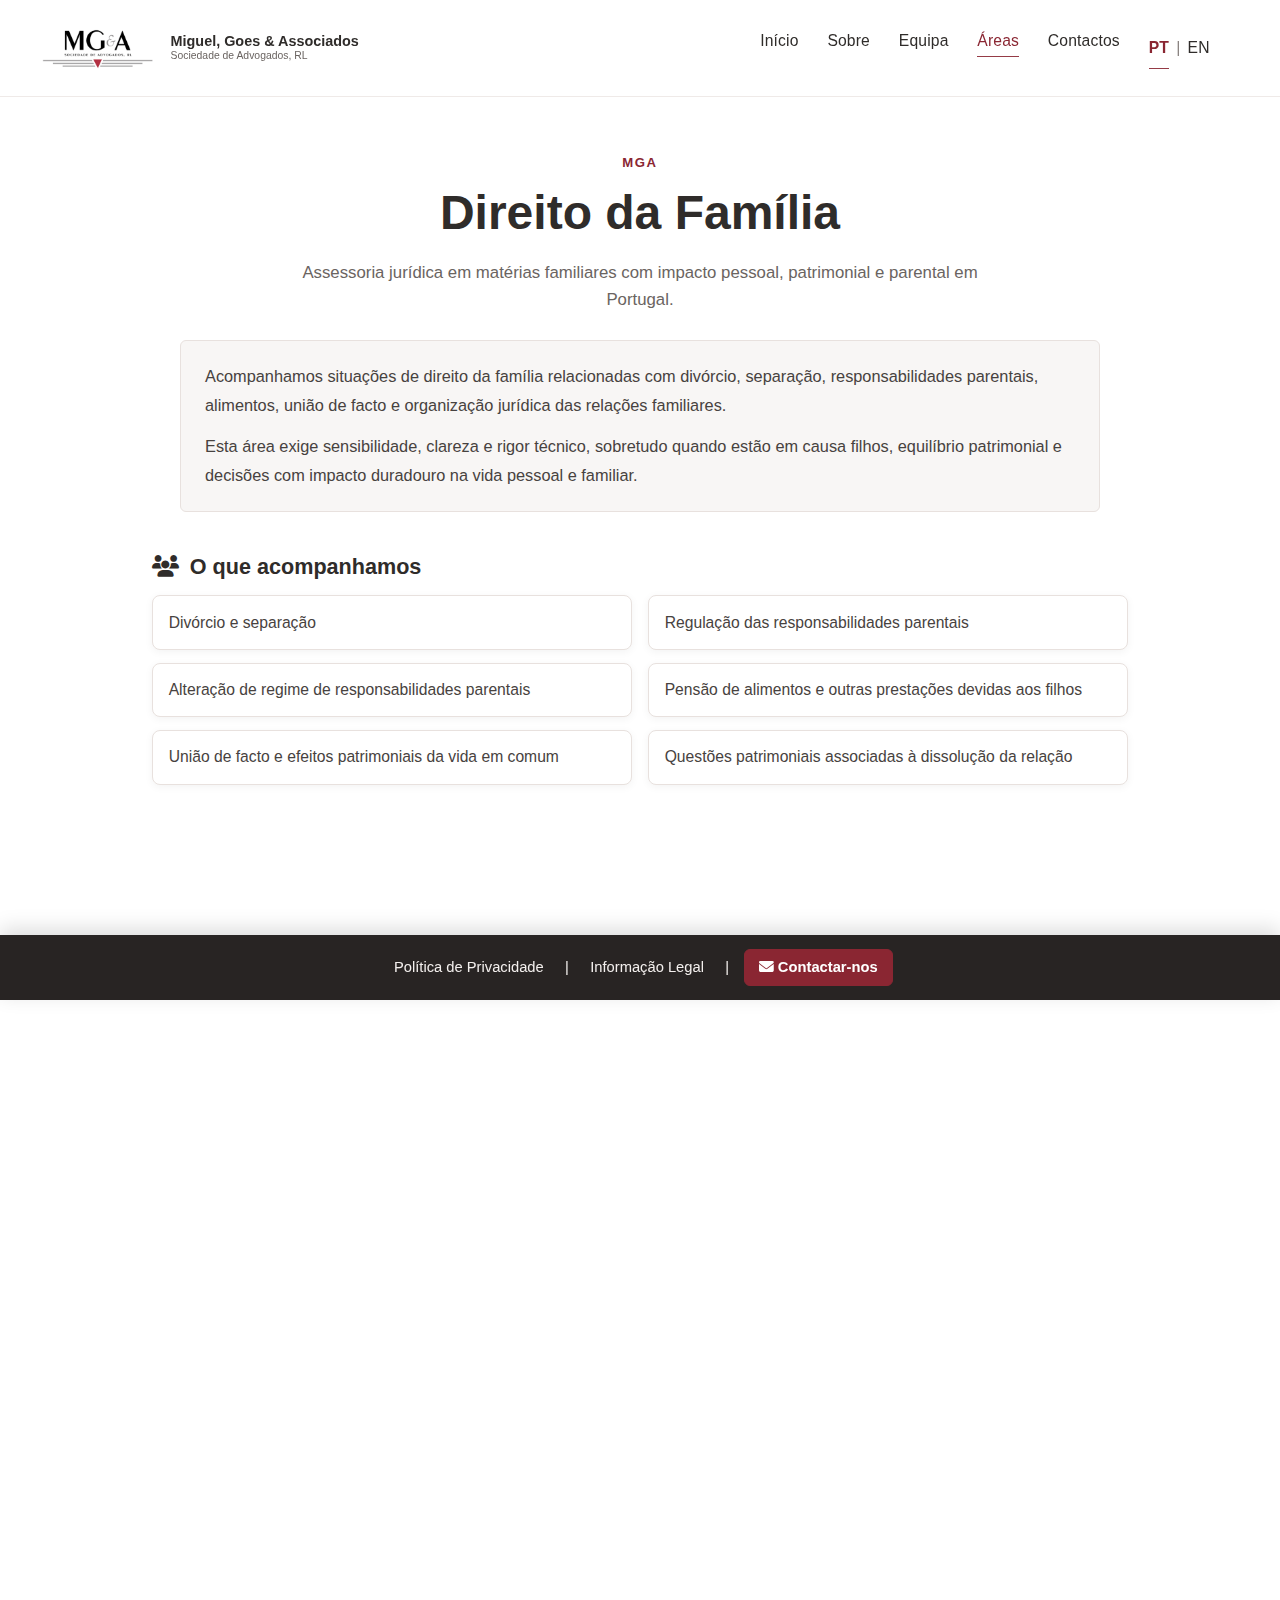
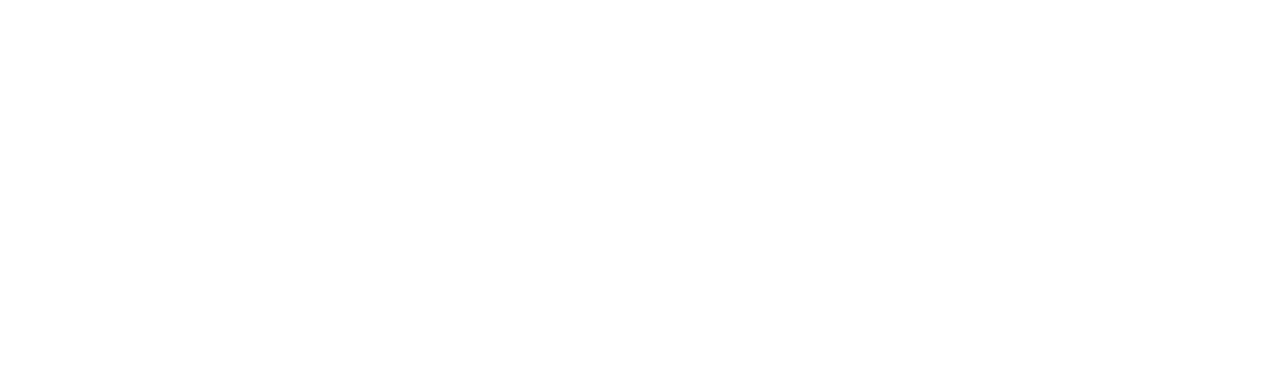
<file: familia.html>
<!DOCTYPE html>
<html lang="pt">
<head>
  <meta charset="UTF-8">
  <title>Direito da Família | Divórcio, Responsabilidades Parentais e Alimentos | MGA</title>
  <meta name="description" content="Assessoria jurídica em direito da família em Portugal: divórcio, separação, responsabilidades parentais, alimentos, regulação das responsabilidades parentais, união de facto e matérias familiares com impacto pessoal e patrimonial.">
  <link rel="icon" type="image/x-icon" href="favicon.ico">
  <meta name="viewport" content="width=device-width, initial-scale=1.0">
  <link rel="stylesheet" href="css/estilos.css">
  <link rel="stylesheet" href="https://cdnjs.cloudflare.com/ajax/libs/font-awesome/6.5.0/css/all.min.css" crossorigin="anonymous" referrerpolicy="no-referrer" />
</head>
<body>

  <header>
    <div class="logo">
      <a href="index.html" class="logo-link">
        <img src="img/logo.jpg" alt="Logótipo MGA" class="logo-img">
        <div class="nome-sociedade">
          <div class="linha-1">Miguel, Goes & Associados</div>
          <div class="linha-2">Sociedade de Advogados, RL</div>
        </div>
      </a>
    </div>
    <nav>
      <ul class="menu" id="menu">
        <li><a href="index.html">Início</a></li>
        <li><a href="sobre.html">Sobre</a></li>
        <li><a href="equipa.html">Equipa</a></li>
        <li><a href="areas.html" class="ativo">Áreas</a></li>
        <li><a href="contactos.html">Contactos</a></li>
        <li class="idioma-switch">
          <a href="familia.html" class="ativo">PT</a>
          <span>|</span>
          <a href="en/family-law.html">EN</a>
        </li>
      </ul>
      <div class="menu-toggle">☰</div>
    </nav>
  </header>

  <main class="conteudo-pagina pagina-area-simples">

    <section class="subtitulo scroll-reveal">
      <p class="areas-etiqueta">MGA</p>
      <h1>Direito da Família</h1>
      <p class="areas-subtitulo">
        Assessoria jurídica em matérias familiares com impacto pessoal, patrimonial e parental em Portugal.
      </p>
    </section>

    <section class="pagina-intro scroll-reveal">
      <p>
        Acompanhamos situações de direito da família relacionadas com divórcio, separação, responsabilidades parentais,
        alimentos, união de facto e organização jurídica das relações familiares.
      </p>
      <p>
        Esta área exige sensibilidade, clareza e rigor técnico, sobretudo quando estão em causa filhos, equilíbrio patrimonial
        e decisões com impacto duradouro na vida pessoal e familiar.
      </p>
    </section>

    <section class="secao scroll-reveal">
      <h2><i class="fas fa-users"></i> O que acompanhamos</h2>
      <div class="lista-topicos">
        <div class="topico-item">Divórcio e separação</div>
        <div class="topico-item">Regulação das responsabilidades parentais</div>
        <div class="topico-item">Alteração de regime de responsabilidades parentais</div>
        <div class="topico-item">Pensão de alimentos e outras prestações devidas aos filhos</div>
        <div class="topico-item">União de facto e efeitos patrimoniais da vida em comum</div>
        <div class="topico-item">Questões patrimoniais associadas à dissolução da relação</div>
      </div>
    </section>

    <section class="secao scroll-reveal">
      <h2><i class="fas fa-heart-crack"></i> Divórcio, separação e reorganização familiar</h2>
      <p>
        Prestamos assessoria em situações de rutura da vida em comum, ajudando a enquadrar juridicamente o divórcio
        ou a separação e as questões que daí resultam.
      </p>
      <p>
        Nestes contextos, importa definir com clareza os efeitos pessoais e patrimoniais da dissolução da relação,
        prevenindo conflitos desnecessários e assegurando uma base jurídica estável para a reorganização da vida familiar.
      </p>
    </section>

    <section class="secao scroll-reveal">
      <h2><i class="fas fa-child"></i> Responsabilidades parentais e alimentos</h2>
      <p>
        Acompanhamos matérias respeitantes aos filhos, incluindo regulação das responsabilidades parentais, residência,
        convívios, exercício das responsabilidades parentais e alimentos.
      </p>
      <p>
        O objetivo é encontrar soluções juridicamente sólidas e adequadas ao contexto concreto, com especial atenção
        ao superior interesse da criança e à necessidade de estabilidade na vida familiar.
      </p>
    </section>

    <section class="secao scroll-reveal">
      <h2><i class="fas fa-scale-balanced"></i> União de facto e questões patrimoniais</h2>
      <p>
        Prestamos igualmente apoio jurídico em matérias ligadas à união de facto e a questões patrimoniais que possam
        surgir no âmbito das relações familiares, designadamente quanto à titularidade de bens, contribuições para a vida
        em comum e efeitos jurídicos da cessação da relação.
      </p>
      <p>
        Estas situações exigem frequentemente uma análise cuidada dos factos, da documentação existente e do enquadramento
        jurídico aplicável a cada caso.
      </p>
    </section>

    <section class="secao scroll-reveal">
      <h2><i class="fas fa-link"></i> Articulação com outras áreas</h2>
      <p>
        O direito da família cruza-se frequentemente com
        <a href="sucessoes-herancas.html">sucessões e heranças</a>,
        <a href="direito-civil.html">direito civil</a>,
        <a href="solicitadoria-atos-notariais.html">solicitadoria e atos notariais</a> e
        <a href="contencioso-arbitragem.html">contencioso e arbitragem</a>,
        consoante a natureza da situação concreta.
      </p>
    </section>

    <section class="pagina-fecho scroll-reveal">
      <p>
        Se necessita de apoio em divórcio, separação, responsabilidades parentais, alimentos ou outras questões de direito da família, poderá entrar em contacto com a MGA.
      </p>
      <a href="contactos.html" class="btn">Entrar em contacto</a>
    </section>

  </main>

  <div class="footer-bar" id="footerBar">
    <p>
      <a href="politica-privacidade.html">Política de Privacidade</a> |
      <a href="informacao-legal.html">Informação Legal</a> |
      <a href="contactos.html" class="btn-contato">
        <i class="fas fa-envelope"></i> Contactar-nos
      </a>
    </p>
  </div>

  <script src="js/script.js"></script>
</body>
</html>
</file>
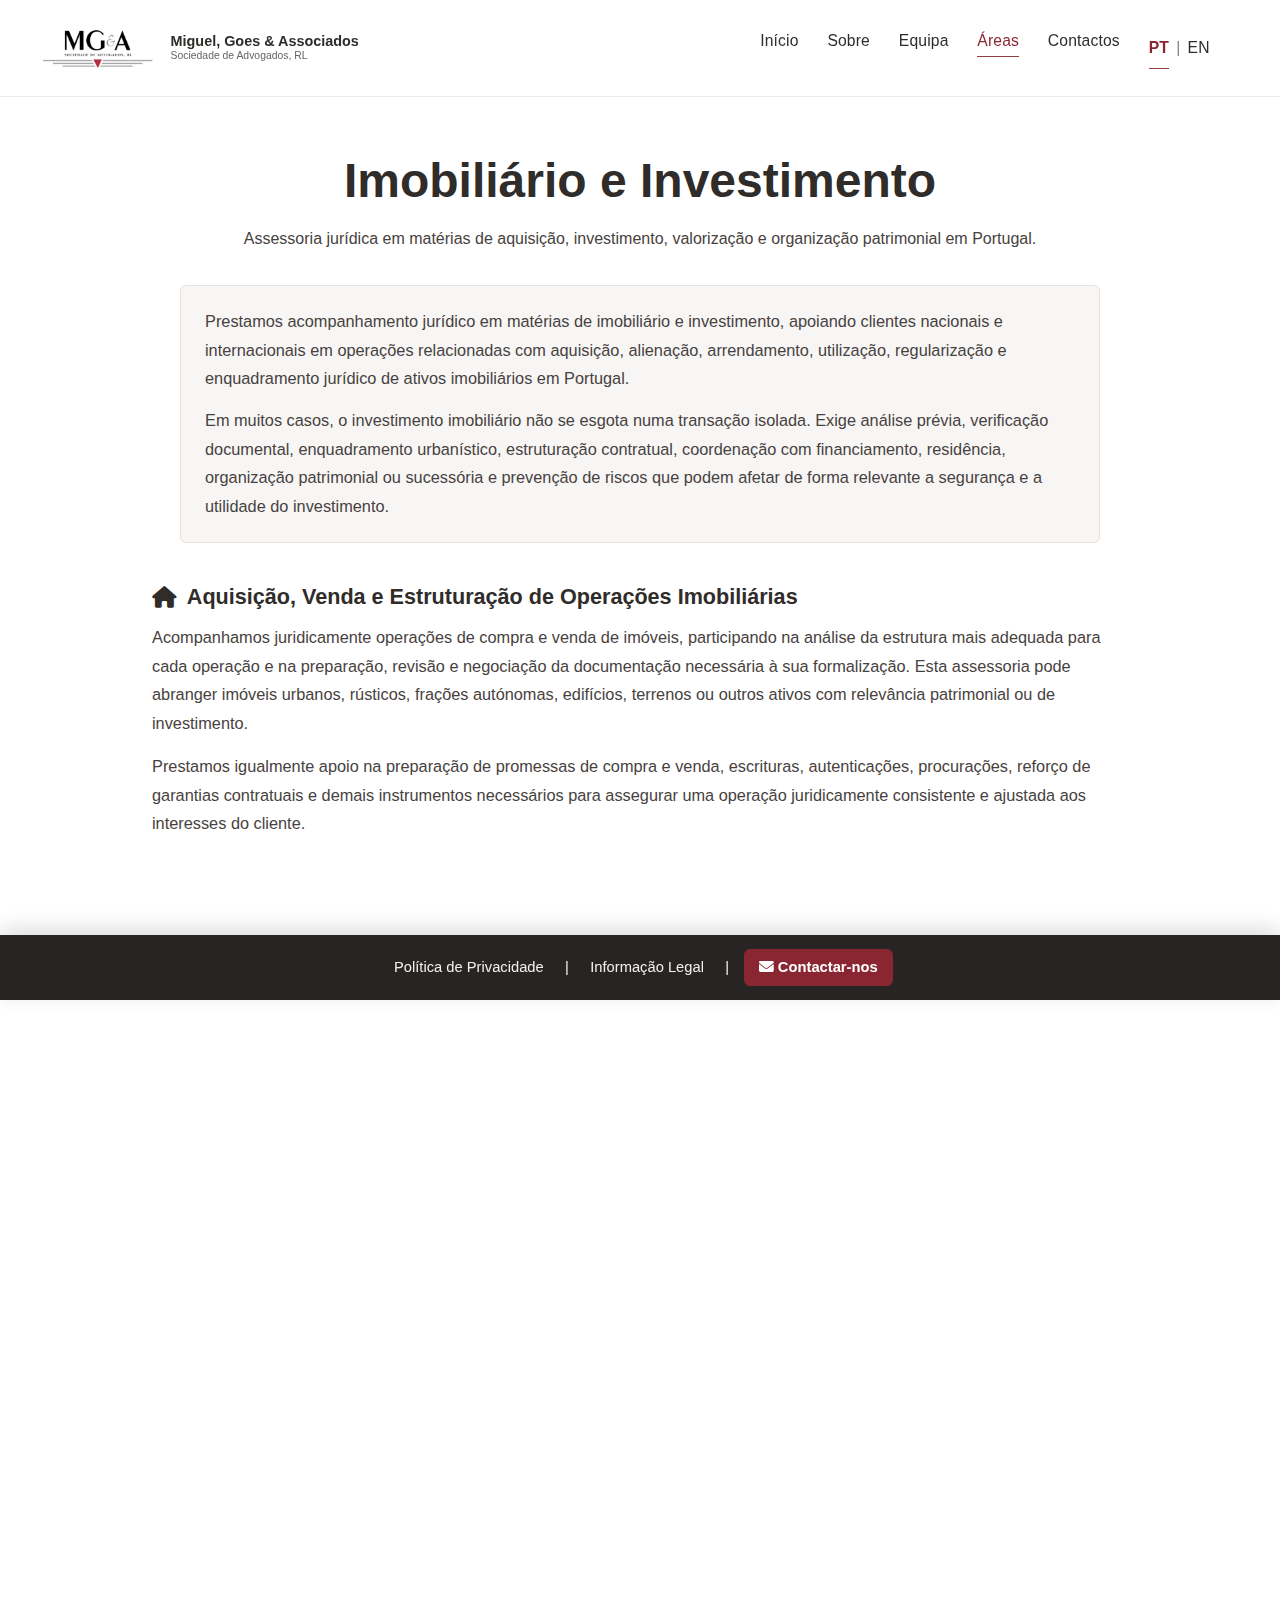
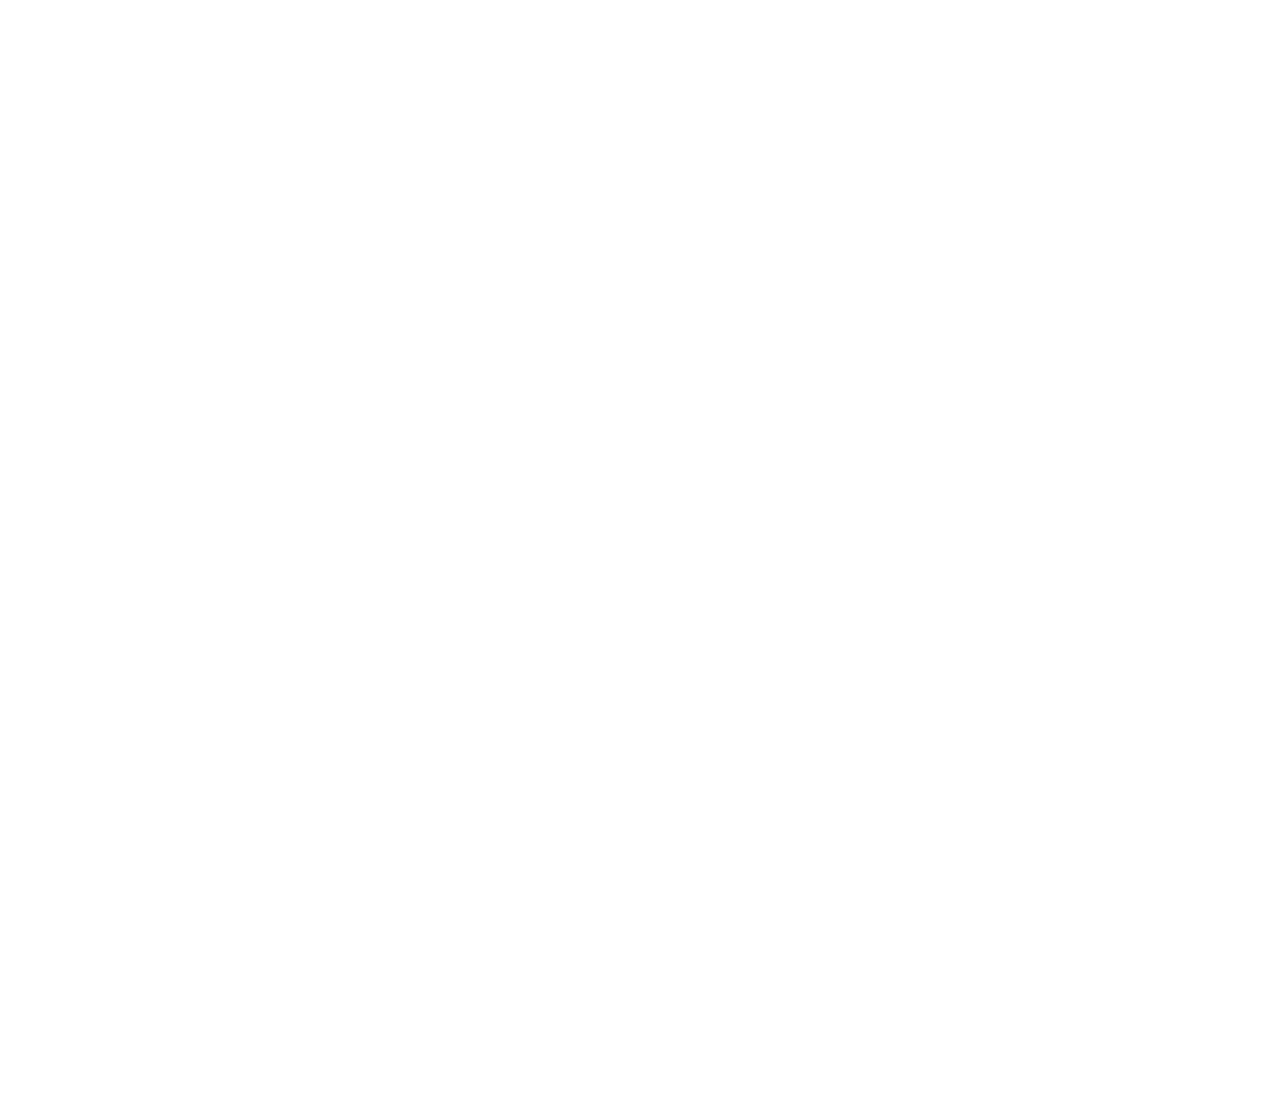
<file: imobiliario-investimento.html>
<!DOCTYPE html>
<html lang="pt">
<head>
  <meta charset="UTF-8">
  <title>Imobiliário e Investimento | MGA</title>
  <meta name="description" content="Assessoria jurídica em matérias de imobiliário e investimento em Portugal, incluindo aquisição e venda de imóveis, arrendamento, licenciamento, enquadramento urbanístico, due diligence, estruturação patrimonial e apoio a investidores nacionais e internacionais." />
  <link rel="icon" type="image/x-icon" href="favicon.ico">
  <meta name="viewport" content="width=device-width, initial-scale=1.0">
  <link rel="stylesheet" href="css/estilos.css">
  <link rel="stylesheet" href="https://cdnjs.cloudflare.com/ajax/libs/font-awesome/6.5.0/css/all.min.css" crossorigin="anonymous" referrerpolicy="no-referrer" />
</head>
<body>

  <header>
    <div class="logo">
      <a href="index.html" class="logo-link">
        <img src="img/logo.jpg" alt="Logótipo MGA" class="logo-img">
        <div class="nome-sociedade">
          <div class="linha-1">Miguel, Goes & Associados</div>
          <div class="linha-2">Sociedade de Advogados, RL</div>
        </div>
      </a>
    </div>
    <nav>
      <ul class="menu" id="menu">
        <li><a href="index.html">Início</a></li>
        <li><a href="sobre.html">Sobre</a></li>
        <li><a href="equipa.html">Equipa</a></li>
        <li><a href="areas.html" class="ativo">Áreas</a></li>
        <li><a href="contactos.html">Contactos</a></li>
        <li class="idioma-switch">
          <a href="imobiliario-investimento.html" class="ativo">PT</a>
          <span>|</span>
          <a href="en/real-estate-investment.html">EN</a>
        </li>
      </ul>
      <div class="menu-toggle">☰</div>
    </nav>
  </header>

  <main class="conteudo-pagina">

    <section class="subtitulo scroll-reveal">
      <h1>Imobiliário e Investimento</h1>
      <p>Assessoria jurídica em matérias de aquisição, investimento, valorização e organização patrimonial em Portugal.</p>
    </section>

    <section class="pagina-intro scroll-reveal">
      <p>
        Prestamos acompanhamento jurídico em matérias de imobiliário e investimento, apoiando clientes
        nacionais e internacionais em operações relacionadas com aquisição, alienação, arrendamento,
        utilização, regularização e enquadramento jurídico de ativos imobiliários em Portugal.
      </p>
      <p>
        Em muitos casos, o investimento imobiliário não se esgota numa transação isolada. Exige análise
        prévia, verificação documental, enquadramento urbanístico, estruturação contratual, coordenação
        com financiamento, residência, organização patrimonial ou sucessória e prevenção de riscos que
        podem afetar de forma relevante a segurança e a utilidade do investimento.
      </p>
    </section>

    <section class="secao scroll-reveal">
      <h2><i class="fas fa-house"></i> Aquisição, Venda e Estruturação de Operações Imobiliárias</h2>
      <p>
        Acompanhamos juridicamente operações de compra e venda de imóveis, participando na análise da
        estrutura mais adequada para cada operação e na preparação, revisão e negociação da documentação
        necessária à sua formalização. Esta assessoria pode abranger imóveis urbanos, rústicos,
        frações autónomas, edifícios, terrenos ou outros ativos com relevância patrimonial ou de
        investimento.
      </p>
      <p>
        Prestamos igualmente apoio na preparação de promessas de compra e venda, escrituras,
        autenticações, procurações, reforço de garantias contratuais e demais instrumentos necessários
        para assegurar uma operação juridicamente consistente e ajustada aos interesses do cliente.
      </p>
    </section>

    <section class="secao scroll-reveal">
      <h2><i class="fas fa-magnifying-glass-chart"></i> Due Diligence e Verificação Jurídica do Imóvel</h2>
      <p>
        Uma parte essencial da assessoria imobiliária consiste na verificação prévia da situação jurídica
        do imóvel. Acompanhamos a análise de registos, titularidade, ónus, encargos, licenças,
        utilização, compatibilidade documental, situação matricial, limitações administrativas,
        enquadramento urbanístico e outros elementos relevantes para a segurança da operação.
      </p>
      <p>
        Esta análise permite identificar riscos, incongruências documentais ou condicionantes práticas e
        jurídicas que possam justificar ajustamentos negociais, pedidos de regularização ou uma decisão
        mais prudente quanto ao investimento pretendido.
      </p>
    </section>

    <section class="secao scroll-reveal">
      <h2><i class="fas fa-city"></i> Licenciamento, Urbanismo e Regularização</h2>
      <p>
        Em diversas situações, a valorização ou utilização de um ativo imobiliário depende do respetivo
        enquadramento urbanístico e administrativo. Prestamos assessoria em matérias relacionadas com
        licenciamento, autorizações, regularização documental, compatibilidade entre realidade física e
        situação registal ou matricial e articulação com entidades públicas competentes.
      </p>
      <p>
        Esta intervenção é particularmente relevante em contextos de construção, reabilitação,
        alteração de uso, aquisição de imóveis com histórico documental complexo, terrenos com potencial
        de desenvolvimento ou ativos cujo aproveitamento exija leitura rigorosa das condicionantes
        legais aplicáveis.
      </p>
    </section>

    <section class="secao scroll-reveal">
      <h2><i class="fas fa-key"></i> Arrendamento, Utilização e Rentabilização de Ativos</h2>
      <p>
        Prestamos apoio jurídico em matérias de arrendamento e utilização de imóveis, incluindo a
        preparação e revisão de contratos, definição de condições negociais, enquadramento de relações
        entre proprietários e ocupantes e estruturação jurídica de formas de exploração económica do
        imóvel compatíveis com os objetivos do cliente.
      </p>
      <p>
        O acompanhamento pode abranger imóveis destinados a habitação, comércio, serviços ou outras
        utilizações, sempre com atenção à proteção da posição contratual do cliente, à coerência com o
        regime aplicável e ao contexto patrimonial e económico em causa.
      </p>
    </section>

    <section class="secao scroll-reveal">
      <h2><i class="fas fa-sack-dollar"></i> Investimento, Estrutura Patrimonial e Coordenação com Outras Áreas</h2>
      <p>
        O investimento imobiliário surge frequentemente articulado com objetivos mais amplos de proteção
        patrimonial, instalação em Portugal, residência, reorganização societária, sucessão familiar ou
        diversificação de ativos. Prestamos assessoria com essa visão integrada, procurando enquadrar o
        imóvel não apenas como bem isolado, mas como parte de uma estrutura patrimonial ou de um projeto
        de investimento mais vasto.
      </p>
      <p>
        Esta área cruza-se, por isso, de forma frequente com matérias de residência e mobilidade
        internacional, direito comercial e societário, sucessões, família, fiscalidade articulada com
        assessoria externa e contencioso relacionado com ativos imobiliários.
      </p>
    </section>

    <section class="secao scroll-reveal">
      <h2><i class="fas fa-scale-balanced"></i> Abordagem Jurídica Prudente e Orientada para a Segurança da Operação</h2>
      <p>
        No domínio do imobiliário e do investimento, a segurança jurídica da operação é frequentemente
        tão importante quanto a sua viabilidade económica. Um enquadramento insuficiente pode comprometer
        a utilização futura do imóvel, a estabilidade da posição do adquirente, a rentabilidade esperada
        ou a possibilidade de transmissão e valorização do ativo.
      </p>
      <p>
        A nossa prática assenta numa análise rigorosa da situação concreta, na leitura técnica dos riscos
        envolvidos e na construção de soluções juridicamente sólidas, prudentes e ajustadas ao contexto
        patrimonial, pessoal ou empresarial de cada cliente.
      </p>
    </section>

    <section class="secao scroll-reveal">
      <h2><i class="fas fa-link"></i> Articulação com a Atividade Geral do Escritório</h2>
      <p>
        O acompanhamento em matérias de imobiliário e investimento é frequentemente prestado de forma
        coordenada com outras áreas do escritório, sempre que a realidade do cliente o justifique.
        Poderá consultar também a página geral de <a href="areas.html">Áreas de Atuação</a> para uma
        visão mais ampla das matérias em que a sociedade presta assessoria.
      </p>
    </section>

    <section class="pagina-fecho scroll-reveal">
      <p>
        Para qualquer esclarecimento adicional sobre aquisição de imóveis, investimento, arrendamento,
        regularização ou enquadramento jurídico de ativos imobiliários em Portugal, poderá utilizar os
        meios disponibilizados na página de contactos.
      </p>
      <a href="contactos.html" class="btn">Entrar em contacto</a>
    </section>

  </main>

  <div class="footer-bar" id="footerBar">
    <p>
      <a href="politica-privacidade.html">Política de Privacidade</a> |
      <a href="informacao-legal.html">Informação Legal</a> |
      <a href="contactos.html" class="btn-contato">
        <i class="fas fa-envelope"></i> Contactar-nos
      </a>
    </p>
  </div>

  <script src="js/script.js"></script>
</body>
</html>
</file>
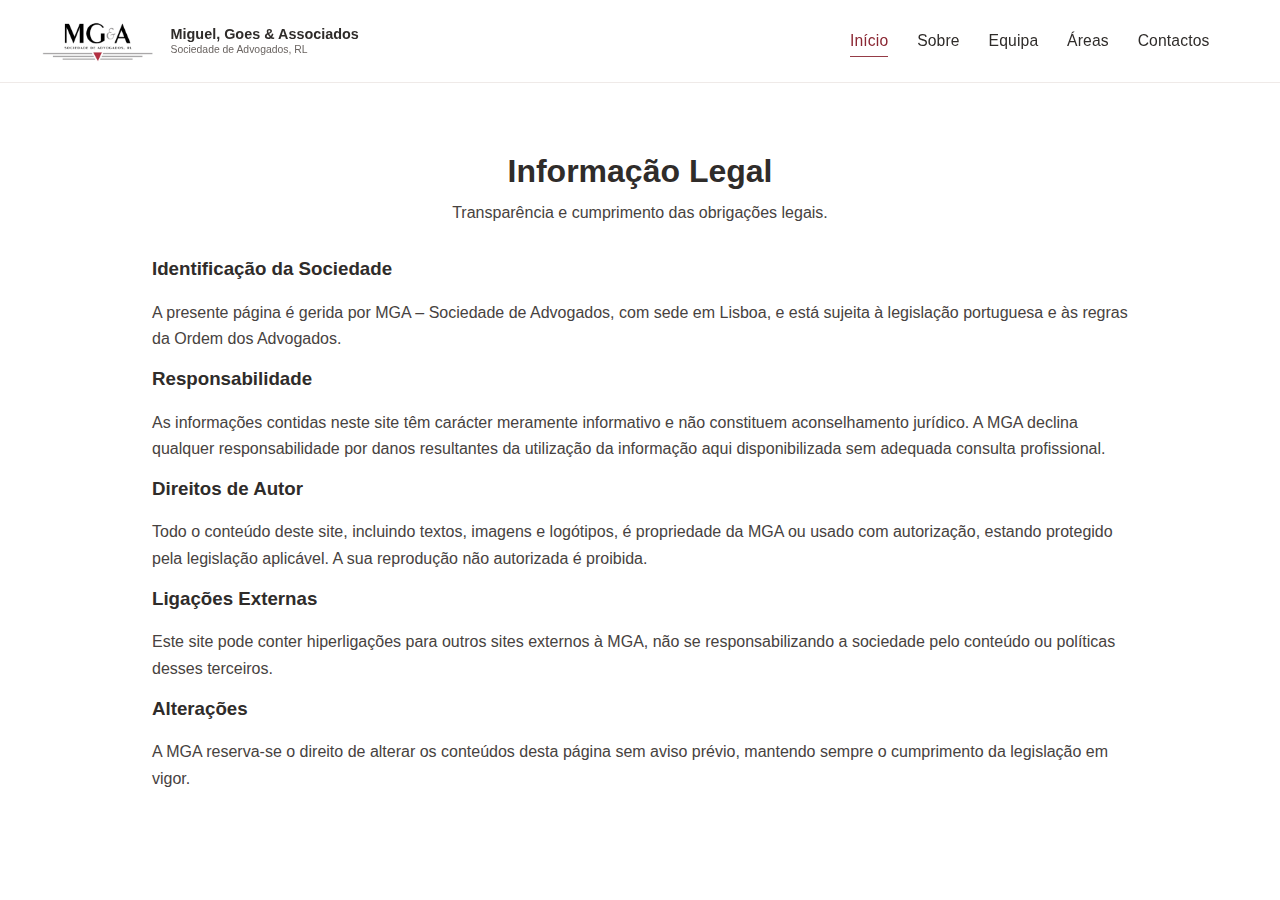
<file: informacao-legal.html>
<!DOCTYPE html>
<html lang="pt">
<head>
  <meta charset="UTF-8">
  <title>Informação Legal | MGA</title>
  <meta name="viewport" content="width=device-width, initial-scale=1.0">
  <link rel="stylesheet" href="css/estilos.css">
  <link rel="icon" type="image/x-icon" href="favicon.ico">
  <link rel="stylesheet" href="https://cdnjs.cloudflare.com/ajax/libs/font-awesome/6.5.0/css/all.min.css" crossorigin="anonymous" referrerpolicy="no-referrer" />
</head>
<body>
  <header>
    <div class="logo">
      <a href="index.html" class="logo-link">
        <img src="img/logo.jpg" alt="Logótipo MGA" class="logo-img">
        <div class="nome-sociedade">
          <div class="linha-1">Miguel, Goes & Associados</div>
          <div class="linha-2">Sociedade de Advogados, RL</div>
        </div>
      </a>
    </div>       
    <nav>
      <ul class="menu" id="menu">
        <li><a href="index.html" class="ativo">Início</a></li>
        <li><a href="sobre.html">Sobre</a></li>
        <li><a href="equipa.html">Equipa</a></li>
        <li><a href="areas.html">Áreas</a></li>
        <li><a href="contactos.html">Contactos</a></li>
      </ul>
      <div class="menu-toggle" onclick="toggleMenu()">☰</div>
    </nav>
  </header>

  <main class="conteudo-pagina">
    <section class="subtitulo scroll-reveal">
      <h2>Informação Legal</h2>
      <p>Transparência e cumprimento das obrigações legais.</p>
    </section>

    <section class="texto-pagina scroll-reveal">
      <h3>Identificação da Sociedade</h3>
      <p>A presente página é gerida por MGA – Sociedade de Advogados, com sede em Lisboa, e está sujeita à legislação portuguesa e às regras da Ordem dos Advogados.</p>

      <h3>Responsabilidade</h3>
      <p>As informações contidas neste site têm carácter meramente informativo e não constituem aconselhamento jurídico. A MGA declina qualquer responsabilidade por danos resultantes da utilização da informação aqui disponibilizada sem adequada consulta profissional.</p>

      <h3>Direitos de Autor</h3>
      <p>Todo o conteúdo deste site, incluindo textos, imagens e logótipos, é propriedade da MGA ou usado com autorização, estando protegido pela legislação aplicável. A sua reprodução não autorizada é proibida.</p>

      <h3>Ligações Externas</h3>
      <p>Este site pode conter hiperligações para outros sites externos à MGA, não se responsabilizando a sociedade pelo conteúdo ou políticas desses terceiros.</p>

      <h3>Alterações</h3>
      <p>A MGA reserva-se o direito de alterar os conteúdos desta página sem aviso prévio, mantendo sempre o cumprimento da legislação em vigor.</p>
    </section>
  </main>

  <div class="footer-bar" id="footerBar">
    <p>
      <a href="politica-privacidade.html">Política de Privacidade</a> |
      <a href="contactos.html" class="btn-contato"><i class="fas fa-envelope"></i> Contactar-nos</a>
    </p>
  </div>

  <script src="js/script.js"></script>
</body>
</html>
</file>
<file: css/estilos.css>
/* =========================================================
   MGA — ESTILOS GERAIS
   1. Variáveis e base global
   2. Tipografia e elementos base
   3. Header e navegação
   4. Botões
   5. Hero
   6. Estrutura geral da homepage
   7. Componentes reutilizáveis
   8. Secções específicas da homepage
   9. Páginas internas
   10. Footer e barra inferior
   11. Animações e estados
   12. Responsive
   ========================================================= */

/* =========================================================
   1. Variáveis e base global
   ========================================================= */

:root {
  --mga-red: #8a2632;
  --mga-red-dark: #6f1f28;
  --mga-red-soft: #a04853;

  --mga-title: #2f2c2a;
  --mga-text: #474240;
  --mga-text-soft: #6a6461;
  --mga-text-muted: #8a8380;

  --mga-bg: #ffffff;
  --mga-bg-soft: #f8f6f5;
  --mga-bg-soft-2: #f3efed;
  --mga-bg-dark: #1f1b1a;

  --mga-border: #e8e1de;
  --mga-border-strong: #d7cfcb;

  --mga-shadow-sm: 0 2px 8px rgba(0, 0, 0, 0.05);
  --mga-shadow-md: 0 8px 24px rgba(0, 0, 0, 0.08);
  --mga-shadow-lg: 0 18px 40px rgba(0, 0, 0, 0.16);

  --mga-radius-sm: 8px;
  --mga-radius-md: 16px;
  --mga-radius-lg: 24px;

  --mga-container: 1180px;
  --mga-container-narrow: 1040px;

  --mga-transition: 0.28s ease;
}

* {
  box-sizing: border-box;
}

html {
  scroll-behavior: smooth;
}

body {
  font-family: "Segoe UI", sans-serif;
  margin: 0;
  padding: 0;
  line-height: 1.65;
  color: var(--mga-text);
  background: var(--mga-bg);
  opacity: 0;
  transition: opacity 0.6s ease-in-out;
}

body.loaded {
  opacity: 1;
}

body::after {
  content: "";
  display: block;
  height: 80px;
}

img {
  max-width: 100%;
  display: block;
}

a {
  color: inherit;
}

/* =========================================================
   2. Tipografia e elementos base
   ========================================================= */

h1,
h2,
h3,
h4 {
  margin-top: 0;
  color: var(--mga-title);
  line-height: 1.2;
}

p {
  margin-top: 0;
}

.section-eyebrow {
  margin: 0 0 0.85rem;
  font-size: 0.78rem;
  font-weight: 700;
  letter-spacing: 0.14em;
  text-transform: uppercase;
  color: var(--mga-red);
}

.section-divider {
  width: 82px;
  height: 12px;
  margin: 0 auto 1.2rem;
  position: relative;
}

.section-divider::before,
.section-divider::after {
  content: "";
  position: absolute;
  left: 0;
  border-radius: 999px;
  background: var(--mga-red);
}

.section-divider::before {
  top: 1px;
  width: 82px;
  height: 2px;
}

.section-divider::after {
  bottom: 1px;
  width: 54px;
  height: 2px;
}

.subtitulo {
  text-align: center;
  margin-bottom: 2em;
}

.subtitulo h1 {
  margin: 0 0 0.35em;
  font-size: clamp(2rem, 3.8vw, 3rem);
  color: var(--mga-title);
}

.subtitulo h2 {
  margin-bottom: 0.3em;
  font-size: 2em;
  color: var(--mga-title);
}

/* =========================================================
   3. Header e navegação
   ========================================================= */

header {
  position: fixed;
  top: 0;
  left: 0;
  width: 100%;
  z-index: 1000;
  display: flex;
  justify-content: space-between;
  align-items: center;
  padding: 0.95em 2.4em;
  background-color: rgba(255, 255, 255, 0.94);
  backdrop-filter: blur(14px);
  box-shadow: none;
  border-bottom: 1px solid rgba(232, 225, 222, 0.7);
  transition: box-shadow 0.3s ease, background-color 0.3s ease, border-color 0.3s ease;
}

header img {
  max-height: 50px;
  margin-right: auto;
}

nav {
  display: flex;
  justify-content: space-between;
  align-items: center;
  padding: 0.8em 2em;
}

.logo-link {
  display: flex;
  align-items: center;
  text-decoration: none;
  color: inherit;
}

.nome-sociedade {
  display: flex;
  flex-direction: column;
  margin-left: 0.8em;
  line-height: 1.2;
}

.linha-1 {
  font-size: 0.9em;
  font-weight: 600;
  white-space: nowrap;
  color: var(--mga-title);
}

.linha-2 {
  font-size: 0.65em;
  color: var(--mga-text-soft);
}

.menu {
  list-style: none;
  display: flex;
  gap: 1.8em;
  margin: 0;
  padding: 0;
}

.menu li {
  margin: 0;
}

.menu li a {
  color: var(--mga-title);
  text-decoration: none;
  font-weight: 500;
  font-size: 0.98rem;
  letter-spacing: 0.01em;
  padding: 0.45em 0;
  position: relative;
  transition: color var(--mga-transition);
}

.menu li a:hover,
.menu li a.ativo {
  color: var(--mga-red);
}

.menu li a.ativo::after,
.menu li a:hover::after {
  content: "";
  display: block;
  width: 100%;
  height: 1px;
  background: var(--mga-red);
  position: absolute;
  bottom: -1px;
  left: 0;
  opacity: 0.9;
}

.idioma-switch {
  display: flex;
  align-items: center;
  gap: 0.45em;
  margin-left: 0.5em;
}

.idioma-switch span {
  color: var(--mga-text-muted);
}

.idioma-switch a {
  text-decoration: none;
  color: var(--mga-title);
  font-weight: 500;
}

.idioma-switch a.ativo {
  font-weight: 700;
  color: var(--mga-red);
}

.menu-toggle {
  display: none;
  cursor: pointer;
  font-size: 1.5em;
  color: var(--mga-title);
  line-height: 1;
}

.menu-item-com-submenu {
  position: relative;
  padding-bottom: 28px; /* aumenta a zona hover para baixo */
  margin-bottom: -28px; /* evita empurrar o layout */
}

.menu-item-com-submenu::after {
  content: "";
  position: absolute;
  left: -70px;   /* alarga bastante para a esquerda */
  right: -70px;  /* e para a direita */
  top: 100%;
  height: 34px;
}

.submenu-areas {
  position: fixed;
  top: 84px;
  left: 50%;
  transform: translateX(-50%);
  width: min(1120px, calc(100vw - 48px));
  background: rgba(255, 255, 255, 0.985);
  border: 1px solid rgba(215, 207, 203, 0.9);
  border-radius: 20px;
  box-shadow: 0 14px 40px rgba(28, 24, 22, 0.12);
  padding: 1.8rem 1.9rem;
  opacity: 0;
  visibility: hidden;
  pointer-events: none;
  transition: opacity 0.18s ease, visibility 0.18s ease, transform 0.18s ease;
  z-index: 1200;
}

.menu-item-com-submenu:hover .submenu-areas,
.menu-item-com-submenu:focus-within .submenu-areas,
.submenu-areas:hover {
  opacity: 1;
  visibility: visible;
  pointer-events: auto;
}

.submenu-areas-grid {
  display: grid;
  grid-template-columns: repeat(3, minmax(0, 1fr));
  gap: 2.2rem;
  align-items: start;
}

.submenu-coluna {
  min-width: 0;
  display: flex;
  flex-direction: column;
  gap: 0.55rem;
}

.submenu-titulo {
  margin: 0 0 0.55rem;
  font-size: 0.76rem;
  font-weight: 700;
  letter-spacing: 0.12em;
  text-transform: uppercase;
  color: var(--mga-red);
}

.submenu-coluna a {
  display: block;
  text-decoration: none;
  color: var(--mga-title);
  line-height: 1.42;
  padding: 0.14rem 0;
  white-space: normal;
  overflow-wrap: anywhere;
  transition: color var(--mga-transition);
}

.submenu-coluna a:hover {
  color: var(--mga-red);
}

@media (max-width: 1180px) {
  .submenu-areas {
    width: min(980px, calc(100vw - 32px));
    padding: 1.35rem 1.4rem;
  }

  .submenu-areas-grid {
    gap: 1.5rem;
  }

  .submenu-coluna a {
    font-size: 0.96rem;
  }
}
/* =========================================================
   4. Botões
   ========================================================= */

.btn {
  display: inline-block;
  margin-top: 1em;
  padding: 0.78em 1.35em;
  border-radius: 8px;
  text-decoration: none;
  font-weight: 700;
  font-size: 0.96rem;
  letter-spacing: 0.01em;
  border: 1px solid transparent;
  transition:
    background-color var(--mga-transition),
    border-color var(--mga-transition),
    color var(--mga-transition),
    transform var(--mga-transition),
    box-shadow var(--mga-transition);
}

.btn:hover {
  transform: translateY(-1px);
  box-shadow: 0 6px 16px rgba(0, 0, 0, 0.14);
}

.btn-primario,
.btn {
  background-color: var(--mga-red);
  color: #fff;
  border-color: var(--mga-red);
}

.btn-primario:hover,
.btn:hover {
  background-color: var(--mga-red-dark);
  border-color: var(--mga-red-dark);
  color: #fff;
}

.btn-secundario {
  background: transparent !important;
  color: rgba(255, 255, 255, 0.94) !important;
  border: 1px solid rgba(255, 255, 255, 0.64);
}

.btn-secundario:hover {
  background: rgba(255, 255, 255, 0.08) !important;
  border-color: rgba(255, 255, 255, 0.95);
  color: #fff !important;
}

/* =========================================================
   5. Hero
   ========================================================= */

.hero {
  position: relative;
  color: white;
  text-align: center;
  padding: 9.5em 2em 7em;
}

.hero::before {
  content: "";
  position: absolute;
  inset: 0;
  background: rgba(0, 0, 0, 0.45);
}

.hero-conteudo {
  position: relative;
  z-index: 1;
  max-width: 900px;
  margin: 0 auto;
}

.hero-copy {
  max-width: 640px;
  margin: 0 auto;
}

.hero-etiqueta {
  font-size: 1.2em;
  text-transform: uppercase;
  letter-spacing: 0.12em;
  margin-bottom: 1em;
  opacity: 0.9;
}

.hero-etiqueta-sub {
  margin: -0.35rem 0 1rem;
  font-size: 0.7rem;
  letter-spacing: 0.08em;
  text-transform: uppercase;
  opacity: 0.85;
}

.hero h1 {
  font-size: 2.9em;
  line-height: 1.2;
  margin-bottom: 0.6em;
}

.hero-texto {
  max-width: 760px;
  margin: 0 auto;
  font-size: 1.1em;
}

.hero-acoes {
  display: flex;
  justify-content: center;
  gap: 1em;
  flex-wrap: wrap;
  margin-top: 2em;
}

.hero-home {
  width: min(1280px, calc(100% - 40px));
  min-height: 600px;
  margin: 1.1rem auto 0;
  display: flex;
  align-items: center;
  padding: 8.3em 2.5em 5.6em;
  border-radius: 22px;
  overflow: hidden;
  box-shadow: 0 16px 36px rgba(24, 20, 18, 0.14);
  background-repeat: no-repeat;
  background-size: cover;
  background-position: center;
}

.hero-home::before {
  background: linear-gradient(
    180deg,
    rgba(22, 20, 19, 0.22) 0%,
    rgba(22, 20, 19, 0.34) 52%,
    rgba(22, 20, 19, 0.42) 100%
  );
}

.hero-home .hero-conteudo {
  width: min(100%, 820px);
  margin: 0 auto;
  text-align: center;
}

.hero-home .hero-etiqueta {
  margin: 0 0 0.95rem;
  font-size: 1rem;
  letter-spacing: 0.16em;
  font-weight: 700;
  color: rgba(255, 255, 255, 0.94);
  text-shadow: 0 1px 4px rgba(0, 0, 0, 0.2);
}

.hero-home .hero-etiqueta-sub {
  margin: 0 0 1rem;
  font-size: 0.72rem;
  letter-spacing: 0.14em;
  font-weight: 600;
  color: rgba(255, 255, 255, 0.88);
  opacity: 1;
  text-shadow: 0 1px 4px rgba(0, 0, 0, 0.18);
}

.hero-home h1 {
  margin: 0 0 0.5em;
  font-size: clamp(2.25rem, 4.1vw, 3.45rem);
  line-height: 1.06;
  letter-spacing: -0.025em;
  text-wrap: balance;
  color: #fff;
  text-shadow: 0 1px 6px rgba(0, 0, 0, 0.2);
}

.hero-home .hero-texto {
  max-width: 660px;
  margin: 0 auto;
  font-size: 1.02rem;
  line-height: 1.72;
  color: rgba(255, 255, 255, 0.92);
  text-shadow: 0 1px 3px rgba(0, 0, 0, 0.16);
}

.hero-home .hero-acoes {
  margin-top: 2.4rem;
  gap: 0.8rem;
}

.hero-home .btn {
  min-width: 186px;
  padding: 0.78em 1.25em;
  border-radius: 7px;
  margin-top: 0;
  font-size: 0.94rem;
}

.hero-home--pt,
.hero-home--en {
  background-position: 34% center;
}

/* =========================================================
   6. Estrutura geral da homepage
   ========================================================= */

.home-main {
  background: var(--mga-bg);
}

.home-main--signature .home-intro {
  padding-top: 5.4em;
}

.home-main--signature .home-areas {
  border-top: 1px solid rgba(232, 225, 222, 0.65);
  border-bottom: 1px solid rgba(232, 225, 222, 0.65);
}

.home-main--signature .home-diferenciacao {
  padding-top: 4.4em;
}

.home-main--signature .home-contacto-final {
  padding-top: 3.4em;
}

.home-section {
  max-width: var(--mga-container);
  margin: 0 auto;
  padding: 5em 2em;
}

.home-section-header {
  max-width: 760px;
  margin: 0 auto 2.6em;
  text-align: center;
}

.home-section-header--left {
  max-width: none;
  margin: 0 0 1.5em;
  text-align: left;
}

.home-section-header h2 {
  font-size: clamp(1.9rem, 3vw, 2.4rem);
  margin-bottom: 0.55em;
  color: var(--mga-title);
  letter-spacing: -0.02em;
}

.home-section-header p {
  font-size: 1.03em;
  color: var(--mga-text-soft);
  margin: 0;
  line-height: 1.75;
}

.home-section-header--diferenciacao {
  margin-bottom: 2.3em;
}

.home-grid-diferenciacao--suave .home-card {
  background: var(--mga-bg-soft);
  border-color: transparent;
  box-shadow: none;
  transform: none;
}

.home-grid-diferenciacao--suave .home-card:hover {
  transform: none;
  box-shadow: none;
  border-color: transparent;
  background: var(--mga-bg-soft-2);
}

.home-grid-diferenciacao--suave .home-card p {
  color: var(--mga-text-soft);
}

.home-section-cta {
  text-align: center;
  margin-top: 2.2em;
}

/* =========================================================
   7. Componentes reutilizáveis
   ========================================================= */

.home-grid {
  display: grid;
  grid-template-columns: repeat(auto-fit, minmax(220px, 1fr));
  gap: 1.25em;
}

.home-grid-diferenciacao {
  grid-template-columns: repeat(auto-fit, minmax(220px, 1fr));
}

.home-card {
  position: relative;
  background-color: #fff;
  border: 1px solid rgba(232, 225, 222, 0.95);
  border-radius: 14px;
  padding: 1.65em 1.55em;
  box-shadow: 0 4px 14px rgba(20, 16, 14, 0.04);
  transition:
    transform var(--mga-transition),
    box-shadow var(--mga-transition),
    border-color var(--mga-transition),
    background-color var(--mga-transition);
}

.home-card::before {
  content: "";
  position: absolute;
  top: 0;
  left: 1.4em;
  width: 44px;
  height: 3px;
  background: var(--mga-red);
  border-radius: 999px;
}

.home-card:hover {
  transform: translateY(-4px);
  box-shadow: 0 12px 28px rgba(22, 18, 16, 0.08);
  border-color: var(--mga-border-strong);
  background-color: #fff;
}

.home-card h3 {
  margin-top: 0;
  margin-bottom: 0.75em;
  font-size: 1.12em;
  color: var(--mga-title);
}

.home-card p {
  margin: 0;
  font-size: 1em;
  line-height: 1.75;
  color: var(--mga-text);
}

.home-card-compact {
  text-align: center;
}

.home-card-compact::before {
  left: 50%;
  transform: translateX(-50%);
}

.home-card-link {
  display: block;
  color: inherit !important;
  text-decoration: none !important;
}

.home-card-link:hover,
.home-card-link:focus,
.home-card-link:active,
.home-card-link:visited {
  color: inherit !important;
  text-decoration: none !important;
}

.home-card-link * {
  color: inherit !important;
  text-decoration: none !important;
}

.card-titulo {
  display: flex;
  align-items: flex-start;
  gap: 0.65rem;
}

.card-titulo--centro {
  justify-content: center;
  text-align: center;
}

.card-marcador {
  width: 10px;
  height: 10px;
  margin-top: 0.33em;
  flex: 0 0 10px;
  background: var(--mga-red);
  clip-path: polygon(0 0, 100% 50%, 0 100%);
}

/* =========================================================
   8. Secções específicas da homepage
   ========================================================= */

.home-intro {
  max-width: 900px;
  text-align: center;
}

.home-intro p {
  font-size: 1.1em;
  margin: 0;
}

.home-intro-split {
  display: grid;
  grid-template-columns: 1.12fr 0.88fr;
  gap: 3.6rem;
  align-items: center;
  max-width: var(--mga-container);
  text-align: left;
}

.home-intro-texto p {
  margin: 0 0 1em;
  font-size: 1.04em;
  line-height: 1.8;
  color: var(--mga-text);
}

.home-intro-texto p:last-child {
  margin-bottom: 0;
}

.home-intro-media {
  position: relative;
}

.home-intro-media img,
.home-intro-placeholder {
  width: 100%;
  aspect-ratio: 4 / 3;
  min-height: 0;
  border-radius: 20px;
  object-fit: cover;
  object-position: center;
  box-shadow: 0 14px 32px rgba(24, 20, 18, 0.09);
  background: linear-gradient(135deg, #f1ece9 0%, #e8e0dc 100%);
}

.home-intro-media::after {
  content: "";
  position: absolute;
  inset: 16px -16px -16px 16px;
  border: 1px solid rgba(138, 38, 50, 0.09);
  border-radius: 20px;
  z-index: -1;
}

.home-areas {
  background-color: var(--mga-bg-soft);
}

.home-grid-areas-destaque {
  grid-template-columns: repeat(2, minmax(0, 1fr));
}

.home-diferenciacao {
  background: var(--mga-bg);
}

.home-contacto-final {
  padding-top: 3em;
  padding-bottom: 5.4em;
}

.home-contacto-box {
  max-width: 820px;
  margin: 0 auto;
  text-align: center;
  background: linear-gradient(180deg, #faf8f7 0%, #f5f1ef 100%);
  border: 1px solid rgba(232, 225, 222, 0.92);
  border-radius: 22px;
  padding: 3.15em 2.5em;
  box-shadow: 0 10px 28px rgba(24, 20, 18, 0.045);
}

.home-contacto-box h2 {
  margin-top: 0;
  margin-bottom: 0.6em;
  font-size: clamp(1.7rem, 3vw, 2.2rem);
  color: var(--mga-title);
}

.home-contacto-box p {
  margin: 0 auto;
  max-width: 620px;
  font-size: 1.03em;
  line-height: 1.8;
  color: var(--mga-text);
}

.home-contacto-inner {
  max-width: 700px;
  margin: 0 auto;
}

.home-contacto-box .btn {
  margin-top: 1.35rem;
}

/* =========================================================
   9. Páginas internas
   ========================================================= */

.conteudo-pagina {
  padding-top: 9.5em;
  max-width: var(--mga-container-narrow);
  margin: 0 auto;
  padding-left: 2em;
  padding-right: 2em;
  text-align: left;
}

.pagina-sobre {
  max-width: 960px;
  margin: 3em auto;
  padding: 0 1.5em;
}

.pagina-sobre h1 {
  font-size: 2.2em;
  margin-bottom: 1em;
  border-bottom: 2px solid var(--mga-border);
  padding-bottom: 0.3em;
  text-align: center;
  color: var(--mga-title);
}

.secao {
  margin-bottom: 2.3em;
  padding: 0.2em 0;
}

.secao h2 {
  font-size: 1.35em;
  margin-bottom: 0.6em;
  color: var(--mga-title);
  display: flex;
  align-items: center;
  gap: 0.5em;
}

.secao p,
.secao ul {
  font-size: 1.02em;
  line-height: 1.75;
  margin-bottom: 0.9em;
  color: var(--mga-text);
}

.secao-topo {
  margin-bottom: 1.5em;
}

.secao-topo p {
  margin: 0.3em 0 0;
  color: var(--mga-text-soft);
}

.pagina-intro {
  max-width: 920px;
  margin: 0 auto 2.4em;
  padding: 1.35em 1.5em;
  background-color: var(--mga-bg-soft);
  border: 1px solid var(--mga-border);
  border-radius: 6px;
  text-align: left;
}

.pagina-intro p {
  margin: 0 0 0.8em;
  font-size: 1.02em;
  line-height: 1.75;
}

.pagina-intro p:last-child {
  margin-bottom: 0;
}

.pagina-fecho {
  max-width: 900px;
  margin: 0 auto 2em;
  padding: 1.6em 1.5em;
  text-align: center;
  background-color: var(--mga-bg-soft);
  border: 1px solid var(--mga-border);
  border-radius: 6px;
}

.pagina-fecho p {
  margin: 0;
  font-size: 1.02em;
  line-height: 1.75;
}

.sobre-intro,
.equipa-intro {
  max-width: 980px;
  margin: 0 auto 3em;
  padding: 1.8em 2em;
  background-color: var(--mga-bg-soft);
  border: 1px solid var(--mga-border);
  border-radius: 8px;
  text-align: center;
}

.sobre-intro p,
.equipa-intro p {
  margin: 0;
  font-size: 1.08em;
  line-height: 1.8;
}

.sobre-principios {
  display: grid;
  grid-template-columns: repeat(2, minmax(0, 1fr));
  gap: 1.2em;
  margin-top: 1.2em;
}

.sobre-principio {
  position: relative;
  background-color: #fff;
  border: 1px solid var(--mga-border);
  border-radius: 10px;
  padding: 1.2em 1.25em;
  box-shadow: var(--mga-shadow-sm);
}

.sobre-principio::before {
  content: "";
  position: absolute;
  top: 0;
  left: 1.25em;
  width: 40px;
  height: 3px;
  background: var(--mga-red);
  border-radius: 999px;
}

.sobre-principio h3 {
  margin: 0 0 0.5em;
  font-size: 1.08em;
  color: var(--mga-title);
}

.sobre-principio p {
  margin: 0;
  font-size: 1em;
  line-height: 1.7;
}

.sobre-fecho,
.equipa-fecho {
  max-width: 900px;
  margin: 0 auto 2em;
  padding: 2em;
  text-align: center;
  background-color: var(--mga-bg-soft);
  border: 1px solid var(--mga-border);
  border-radius: 8px;
}

.sobre-fecho p,
.equipa-fecho p {
  margin: 0;
  font-size: 1.05em;
  line-height: 1.8;
}

.equipa-bloco-topo {
  margin-bottom: 1.5em;
}

.equipa-bloco-topo p {
  margin: 0.3em 0 0;
  color: var(--mga-text-soft);
}

.perfil {
  position: relative;
  display: flex;
  align-items: center;
  justify-content: space-between;
  gap: 2em;
  margin-bottom: 2.5em;
  padding: 1.1em;
  background-color: #fff;
  border: 1px solid var(--mga-border);
  border-radius: 10px;
  box-shadow: var(--mga-shadow-sm);
  transition: transform var(--mga-transition), box-shadow var(--mga-transition);
}

.perfil::before {
  content: "";
  position: absolute;
  top: 0;
  left: 1.1em;
  width: 42px;
  height: 3px;
  background: var(--mga-red);
  border-radius: 999px;
}

.perfil:hover {
  transform: translateY(-4px);
  box-shadow: var(--mga-shadow-md);
}

.perfil img {
  width: 120px;
  height: 120px;
  object-fit: cover;
  border-radius: 50%;
  box-shadow: 0 0 6px rgba(0, 0, 0, 0.1);
}

.perfil .dados h3 {
  margin: 0;
  font-size: 1.1em;
  color: var(--mga-title);
}

.perfil .dados p {
  margin: 0.3em 0 0;
  font-size: 0.95em;
}

.perfil a {
  color: var(--mga-red);
  text-decoration: none;
}

.perfil a:hover {
  text-decoration: underline;
}

.formulario {
  display: flex;
  flex-direction: column;
  gap: 1em;
  max-width: 600px;
  margin-top: 1em;
}

.formulario label {
  font-weight: 700;
  color: var(--mga-title);
}

.formulario input,
.formulario textarea {
  padding: 0.75em;
  font-size: 1em;
  border: 1px solid var(--mga-border-strong);
  border-radius: 4px;
  font-family: inherit;
  color: var(--mga-text);
  background: #fff;
}

.formulario input:focus,
.formulario textarea:focus {
  outline: none;
  border-color: var(--mga-red);
  box-shadow: 0 0 0 3px rgba(143, 36, 48, 0.08);
}

.formulario .btn {
  width: fit-content;
  padding: 0.6em 1.2em;
  border: none;
  cursor: pointer;
}

.mapa-container {
  margin-top: 1.5em;
  border-radius: 8px;
  overflow: hidden;
  box-shadow: var(--mga-shadow-md);
}

.mapa-container iframe {
  width: 100%;
  height: 400px;
  border: none;
}

.areas-pagina {
  max-width: 1180px;
  text-align: left;
}

.areas-etiqueta {
  margin: 0 0 0.8em;
  font-size: 0.82em;
  letter-spacing: 0.12em;
  text-transform: uppercase;
  color: var(--mga-red);
  font-weight: 700;
}

.areas-subtitulo {
  max-width: 720px;
  margin: 0 auto;
  font-size: 1.05em;
  color: var(--mga-text-soft);
}

.areas-destaque {
  margin-bottom: 3.2em;
}

.areas-destaque .home-card h2 {
  justify-content: center;
  font-size: 1.15em;
}

.areas-destaque .home-card p {
  font-size: 1em;
}

.areas-bloco {
  margin-bottom: 3.5em;
}

.areas-bloco + .areas-bloco {
  padding-top: 2.4em;
  border-top: 1px solid rgba(232, 225, 222, 0.72);
}

.areas-topo {
  max-width: 860px;
  margin-bottom: 1.55em;
}

.areas-topo h2 {
  margin-bottom: 0.4em;
  font-size: 1.72em;
  line-height: 1.22;
  color: var(--mga-title);
  letter-spacing: -0.01em;
}

.areas-topo p {
  margin: 0;
  color: var(--mga-text-soft);
  font-size: 1.02em;
  line-height: 1.78;
}

.areas-grid {
  display: grid;
  grid-template-columns: repeat(2, minmax(0, 1fr));
  gap: 1.2em;
  align-items: stretch;
}

.area-card {
  display: flex;
  flex-direction: column;
  height: 100%;
  padding: 1.45em 1.5em;
  background: #fff;
  border: 1px solid var(--mga-border);
  border-radius: 12px;
  text-decoration: none !important;
  color: inherit !important;
  box-shadow: var(--mga-shadow-sm);
  transition:
    transform var(--mga-transition),
    box-shadow var(--mga-transition),
    border-color var(--mga-transition),
    background-color var(--mga-transition);
}

.area-card:hover,
.area-card:focus {
  transform: translateY(-4px);
  box-shadow: 0 14px 30px rgba(22, 18, 16, 0.08);
  border-color: var(--mga-border-strong);
  background-color: #fff;
}

.area-card h3 {
  margin: 0 0 0.78em;
  font-size: 1.16em;
  line-height: 1.42;
  color: var(--mga-title);
  display: flex;
  align-items: flex-start;
  gap: 0.55em;
}

.area-card h3 i {
  color: var(--mga-red);
  min-width: 1.1em;
  margin-top: 0.08em;
}


.area-card-link {
  display: inline-block;
  margin-top: auto;
  padding-top: 1.15em;
  font-size: 0.94em;
  font-weight: 700;
  color: var(--mga-red);
}

.areas-apoio {
  margin: 1em 0 2em;
}

.areas-apoio-box {
  max-width: 760px;
  margin: 0 auto;
  padding: 2.2em 2em;
  background-color: var(--mga-bg-soft);
  border: 1px solid var(--mga-border);
  border-radius: 12px;
  text-align: center;
}

.areas-apoio-box h2 {
  margin: 0 0 0.6em;
  font-size: 1.85em;
  color: var(--mga-title);
}

.areas-apoio-box p {
  margin: 0 auto;
  max-width: 620px;
  font-size: 1.05em;
  line-height: 1.8;
  color: var(--mga-text);
}

.pagina-area-simples .subtitulo {
  margin-bottom: 1.6em;
}

.pagina-area-simples .subtitulo h1 {
  margin-bottom: 0.35em;
}

.lista-topicos {
  display: grid;
  grid-template-columns: 1fr 1fr;
  gap: 0.8em 1em;
  margin-top: 1em;
}

.topico-item {
  padding: 0.9em 1em;
  background: #fff;
  border: 1px solid var(--mga-border);
  border-radius: 8px;
  font-size: 0.98em;
  line-height: 1.55;
  box-shadow: var(--mga-shadow-sm);
}

/* =========================================================
   10. Footer e barra inferior
   ========================================================= */

/* =========================================================
   10. Footer e barra inferior
   ========================================================= */

footer {
  background-color: var(--mga-bg-soft);
  text-align: center;
  padding: 1em;
  font-size: 0.9em;
}

.footer-bar {
  position: fixed;
  bottom: -100px;
  left: 0;
  width: 100%;
  background-color: rgba(31, 27, 26, 0.96);
  color: #f3efed;
  text-align: center;
  padding: 0.95em 2em;
  font-size: 0.92em;
  font-family: "Segoe UI", sans-serif;
  transition: bottom 0.6s ease-in-out;
  box-shadow: 0 -6px 20px rgba(0, 0, 0, 0.14);
  backdrop-filter: blur(10px);
  z-index: 999;
}

.footer-bar p {
  margin: 0;
  display: flex;
  flex-wrap: wrap;
  justify-content: center;
  align-items: center;
  gap: 1em;
}

.footer-bar a {
  color: #f3efed;
  text-decoration: none;
  padding: 0.25em 0.45em;
  font-weight: 500;
  transition: color var(--mga-transition), background-color var(--mga-transition), border-color var(--mga-transition);
}

.footer-bar a:hover {
  color: #ffffff;
}

.footer-bar .btn-contato {
  background-color: var(--mga-red);
  border: 1px solid var(--mga-red);
  padding: 0.36em 0.95em;
  border-radius: 6px;
  font-weight: 700;
  color: #fff;
}

.footer-bar .btn-contato:hover {
  background-color: var(--mga-red-dark);
  border-color: var(--mga-red-dark);
  color: #fff;
}

/* =========================================================
   11. Animações e estados
   ========================================================= */

.scroll-reveal {
  opacity: 0;
  transform: translateY(40px);
  transition: all 0.6s ease;
}

.scroll-reveal.visible {
  opacity: 1;
  transform: translateY(0);
}

/* =========================================================
   12. Responsive
   ========================================================= */

@media (min-width: 1280px) {
  .hero-home {
    min-height: 680px;
    padding-top: 9em;
    padding-bottom: 6.5em;
  }

  .hero-home--pt,
  .hero-home--en {
    background-position: 32% center;
  }
}

@media (max-width: 1024px) {
  .hero-home {
    min-height: 580px;
    padding: 8.2em 2em 5.6em;
  }

  .hero-home--pt,
  .hero-home--en {
    background-position: 28% center;
  }

  .home-intro-split {
    grid-template-columns: 1fr;
    gap: 2rem;
  }

  .home-intro-media img,
  .home-intro-placeholder {
    aspect-ratio: 16 / 10;
  }
}

@media (max-width: 768px) {
  header {
    padding: 0.8em 1em;
    box-sizing: border-box;
  }

  nav {
    padding: 0;
    position: relative;
  }

  .menu {
    display: none;
    flex-direction: column;
    background-color: #fff;
    position: absolute;
    top: 100%;
    right: 0;
    width: 220px;
    max-width: calc(100vw - 20px);
    margin: 0;
    padding: 0.8em 1em;
    box-sizing: border-box;
    box-shadow: 0 4px 12px rgba(0, 0, 0, 0.12);
    border-radius: 10px;
    z-index: 1001;
  }

  .menu.show {
    display: flex;
  }

  .menu-toggle {
    display: block;
  }

  .menu li a {
    display: block;
    padding: 0.75em 0;
  }

  .menu-item-com-submenu .submenu-areas {
    display: none;
  }

  .hero {
    padding: 8.5em 1.5em 5.5em;
  }

  .hero h1 {
    font-size: 2.2em;
  }

  .hero-home {
    width: calc(100% - 20px);
    min-height: 520px;
    margin-top: 0.7rem;
    padding: 7.8em 1.35em 4.8em;
    border-radius: 18px;
    align-items: center;
  }

  .hero-home::before {
    background:
      linear-gradient(
        180deg,
        rgba(18, 22, 27, 0.42) 0%,
        rgba(18, 22, 27, 0.48) 48%,
        rgba(18, 22, 27, 0.58) 100%
      );
  }

  .hero-home .hero-conteudo {
    width: 100%;
    text-align: center;
  }

  .hero-home h1 {
    font-size: clamp(2rem, 8vw, 2.6rem);
    line-height: 1.12;
  }

  .hero-home .hero-texto {
    max-width: 100%;
    font-size: 1rem;
    line-height: 1.65;
  }

  .hero-home .hero-acoes {
    flex-direction: column;
    align-items: center;
  }

  .hero-home .btn {
    width: min(100%, 280px);
  }

  .hero-home--pt,
  .hero-home--en {
    background-position: 24% center;
  }

  .home-section {
    padding: 3.2em 1.5em;
  }

  .home-intro-media img,
  .home-intro-placeholder {
    aspect-ratio: 4 / 3;
  }

  .home-section-header h2,
  .home-contacto-box h2 {
    font-size: 1.7em;
  }

  .home-section-header--intro h2 {
    max-width: 10.5ch;
  }

  .home-section-header--areas {
    margin-bottom: 3em;
  }

  .home-section-header--areas h2 {
    max-width: 14ch;
    margin-left: auto;
    margin-right: auto;
  }

  .home-grid-areas-destaque {
    gap: 1.45em;
  }

  .home-areas .home-card {
    padding: 1.8em 1.65em;
    border-radius: 16px;
  }

  .home-areas .home-card h3 {
    font-size: 1.16em;
  }

  .home-areas .home-card:hover {
    transform: translateY(-5px);
    box-shadow: 0 16px 34px rgba(22, 18, 16, 0.1);
  }

  .home-intro-texto {
    max-width: 560px;
  }

  .home-intro-texto p {
    color: var(--mga-text);
  }

  .home-grid-areas-destaque,
  .areas-grid,
  .lista-topicos,
  .sobre-principios {
    grid-template-columns: 1fr;
  }

 .areas-topo h2 {
  font-size: 1.45em;
}

.areas-bloco + .areas-bloco {
  padding-top: 1.9em;
}

.area-card {
  padding: 1.22em 1.15em;
  border-radius: 10px;
}

  .areas-apoio-box {
    padding: 1.8em 1.4em;
  }

  .areas-apoio-box h2 {
    font-size: 1.55em;
  }

  .sobre-intro,
  .sobre-fecho,
  .equipa-intro,
  .equipa-fecho,
  .pagina-intro,
  .pagina-fecho {
    padding-left: 1.4em;
    padding-right: 1.4em;
  }

  .conteudo-pagina {
    padding-top: 8.8em;
    padding-left: 1.35em;
    padding-right: 1.35em;
  }
}

@media (max-width: 600px) {
  .perfil {
    flex-direction: column;
    text-align: center;
  }

  .perfil img {
    margin-top: 1em;
  }

  .footer-bar {
    padding-left: 1em;
    padding-right: 1em;
  }

  .footer-bar p {
    gap: 0.75em;
  }
}

/* =========================================================
   EQUIPA — NOVO LAYOUT
   ========================================================= */

.team-toolbar {
  display: flex;
  justify-content: center;
  margin: 0 0 1.6rem;
}

.team-filter {
  appearance: none;
  border: 1px solid var(--mga-border-strong);
  background: #fff;
  color: var(--mga-title);
  padding: 0.7rem 1rem;
  border-radius: 999px;
  font: inherit;
  font-weight: 600;
  cursor: pointer;
  transition:
    background var(--mga-transition),
    color var(--mga-transition),
    border-color var(--mga-transition),
    box-shadow var(--mga-transition);
}

.team-filter:hover,
.team-filter.is-active {
  border-color: rgba(138, 38, 50, 0.28);
  background: rgba(138, 38, 50, 0.06);
  color: var(--mga-red);
  box-shadow: var(--mga-shadow-sm);
}

.team-board {
  display: grid;
  gap: 2.6rem;
}

.team-group {
  transition:
    opacity var(--mga-transition),
    filter var(--mga-transition),
    transform var(--mga-transition);
}

.team-group-head {
  margin-bottom: 1rem;
}

.team-group-head h3 {
  margin: 0;
  font-size: 1.2rem;
  color: var(--mga-title);
}

.team-grid {
  display: grid;
  gap: 1.2rem;
}

.team-grid--lead {
  grid-template-columns: repeat(4, minmax(0, 1fr));
  margin-bottom: 1.35rem;
}

.team-grid--legal {
  grid-template-columns: repeat(3, minmax(0, 1fr));
}

.team-grid--admin {
  grid-template-columns: repeat(2, minmax(0, 1fr));
  max-width: 720px;
}

.team-card {
  position: relative;
  display: flex;
  flex-direction: column;
  gap: 1rem;
  min-height: 100%;
  padding: 1.35rem;
  background: #fff;
  border: 1px solid var(--mga-border);
  border-radius: 18px;
  box-shadow: var(--mga-shadow-sm);
  cursor: pointer;
  transition:
    transform var(--mga-transition),
    box-shadow var(--mga-transition),
    border-color var(--mga-transition),
    background var(--mga-transition);
}

.team-card::before {
  content: "";
  position: absolute;
  top: 0;
  left: 1.35rem;
  width: 46px;
  height: 3px;
  border-radius: 999px;
  background: var(--mga-red);
}

.team-card:hover,
.team-card:focus-visible {
  transform: translateY(-4px);
  box-shadow: var(--mga-shadow-md);
  border-color: rgba(138, 38, 50, 0.24);
  outline: none;
}

.team-card--lead {
  padding: 1.55rem;
}

.team-card-media {
  width: 100px;
  height: 100px;
  border-radius: 50%;
  overflow: hidden;
  background: var(--mga-bg-soft-2);
  box-shadow: inset 0 0 0 1px var(--mga-border);
}

.team-card--lead .team-card-media {
  width: 112px;
  height: 112px;
}

.team-card-media img {
  width: 100%;
  height: 100%;
  object-fit: cover;
}

.team-card-body {
  display: flex;
  flex-direction: column;
  gap: 0.3rem;
}

.team-card-body h4 {
  margin: 0;
  font-size: 1.08rem;
  color: var(--mga-title);
}

.team-card--lead .team-card-body h4 {
  font-size: 1.14rem;
}

.team-card-role {
  margin: 0;
  color: var(--mga-text-soft);
  font-size: 0.95rem;
  line-height: 1.5;
}

/* foco entre blocos */
.team-board[data-team-focus="legal"] .team-group--admin {
  opacity: 0.24;
  filter: grayscale(0.45) brightness(0.55);
}

.team-board[data-team-focus="admin"] .team-group--legal {
  opacity: 0.24;
  filter: grayscale(0.45) brightness(0.55);
}

.team-board[data-team-focus="legal"] .team-group--legal,
.team-board[data-team-focus="admin"] .team-group--admin {
  opacity: 1;
  filter: none;
}

@media (max-width: 1080px) {
  .team-grid--lead {
    grid-template-columns: repeat(2, minmax(0, 1fr));
  }

  .team-grid--legal {
    grid-template-columns: repeat(2, minmax(0, 1fr));
  }
}

@media (max-width: 720px) {
  .team-grid--lead,
  .team-grid--legal,
  .team-grid--admin {
    grid-template-columns: 1fr;
  }

  .team-card,
  .team-card--lead {
    padding: 1.2rem;
  }

  .team-card-media,
  .team-card--lead .team-card-media {
    width: 88px;
    height: 88px;
  }
}

.team-card-body {
  display: flex;
  flex-direction: column;
  gap: 0.3rem;
  flex: 1;
}

.team-card-email {
  margin: 0.15rem 0 0;
  font-size: 0.94rem;
  line-height: 1.45;
}

.team-card-email a {
  color: var(--mga-red);
  text-decoration: none;
}

.team-card-email a:hover {
  text-decoration: underline;
}

.team-card-email--placeholder a {
  color: var(--mga-text-muted);
}

.team-card-meta {
  margin-top: 0.9rem;
  padding-top: 0.85rem;
  border-top: 1px solid var(--mga-border);
}

.team-card-label {
  margin: 0 0 0.55rem;
  font-size: 0.72rem;
  font-weight: 700;
  letter-spacing: 0.11em;
  text-transform: uppercase;
  color: var(--mga-red);
}

.team-card-tags {
  display: flex;
  flex-wrap: wrap;
  gap: 0.5rem;
}

.team-card-tag {
  display: inline-flex;
  align-items: center;
  padding: 0.42rem 0.68rem;
  border-radius: 999px;
  background: var(--mga-bg-soft);
  border: 1px solid var(--mga-border);
  color: var(--mga-title);
  font-size: 0.84rem;
  line-height: 1.25;
  cursor: default;
}

.team-card[aria-pressed="true"] {
  border-color: rgba(138, 38, 50, 0.22);
  box-shadow: 0 10px 24px rgba(0, 0, 0, 0.08);
}

@media (max-width: 720px) {
  .team-card-meta {
    margin-top: 0.8rem;
    padding-top: 0.75rem;
  }

  .team-card-tags {
    gap: 0.42rem;
  }

  .team-card-tag {
    font-size: 0.82rem;
  }
}

.team-card-actions {
  margin-top: 0.65rem;
}

.team-card-toggle {
  appearance: none;
  border: 0;
  background: transparent;
  padding: 0;
  font: inherit;
  font-size: 0.9rem;
  font-weight: 600;
  color: var(--mga-red);
  cursor: pointer;
  line-height: 1.4;
}

.team-card-toggle:hover {
  text-decoration: underline;
}

.team-card-toggle:focus-visible {
  outline: none;
  text-decoration: underline;
}

.team-card-meta[hidden] {
  display: none !important;
}

.team-card-meta {
  margin-top: 0.9rem;
  padding-top: 0.85rem;
  border-top: 1px solid var(--mga-border);
}

.team-card-label {
  margin: 0 0 0.55rem;
  font-size: 0.72rem;
  font-weight: 700;
  letter-spacing: 0.11em;
  text-transform: uppercase;
  color: var(--mga-red);
}

.team-card-tags {
  display: flex;
  flex-wrap: wrap;
  gap: 0.5rem;
}

.team-card-tag {
  display: inline-flex;
  align-items: center;
  padding: 0.42rem 0.68rem;
  border-radius: 999px;
  background: var(--mga-bg-soft);
  border: 1px solid var(--mga-border);
  color: var(--mga-title);
  font-size: 0.84rem;
  line-height: 1.25;
  cursor: default;
}
</file>
